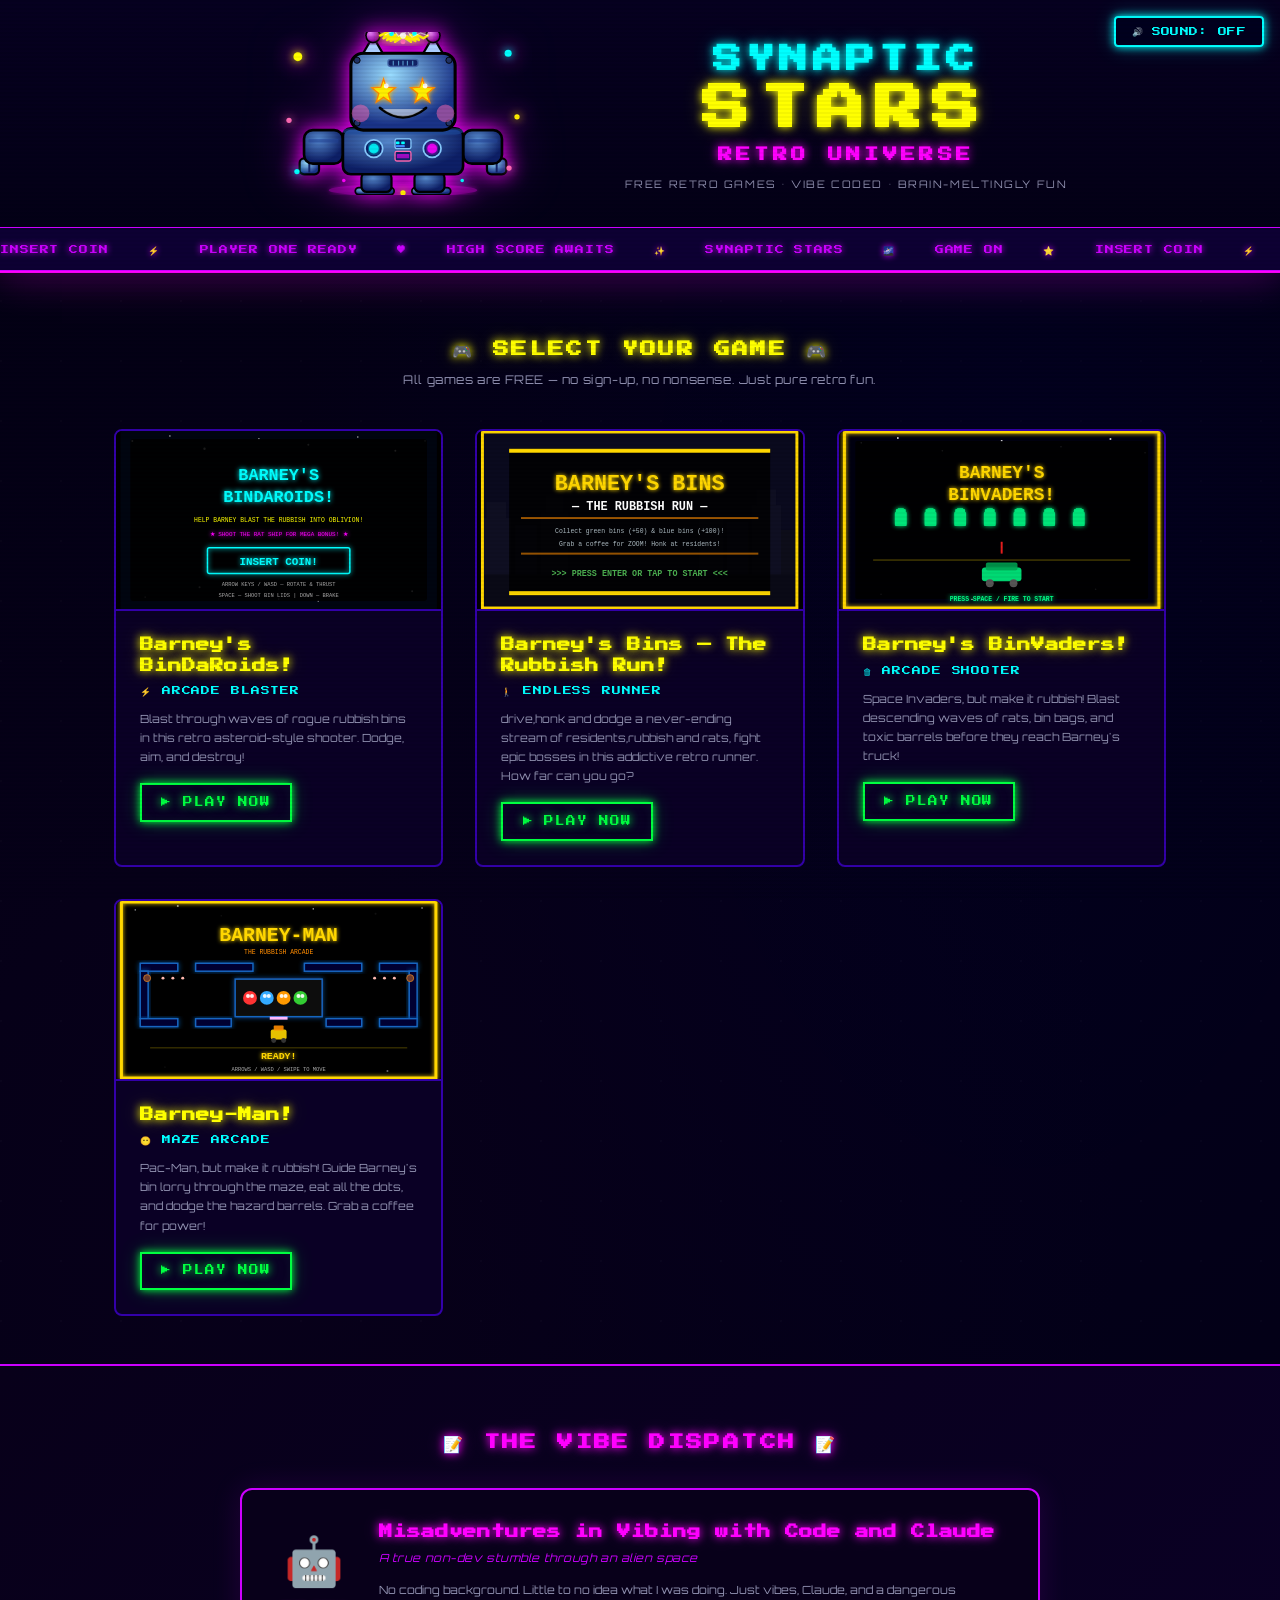
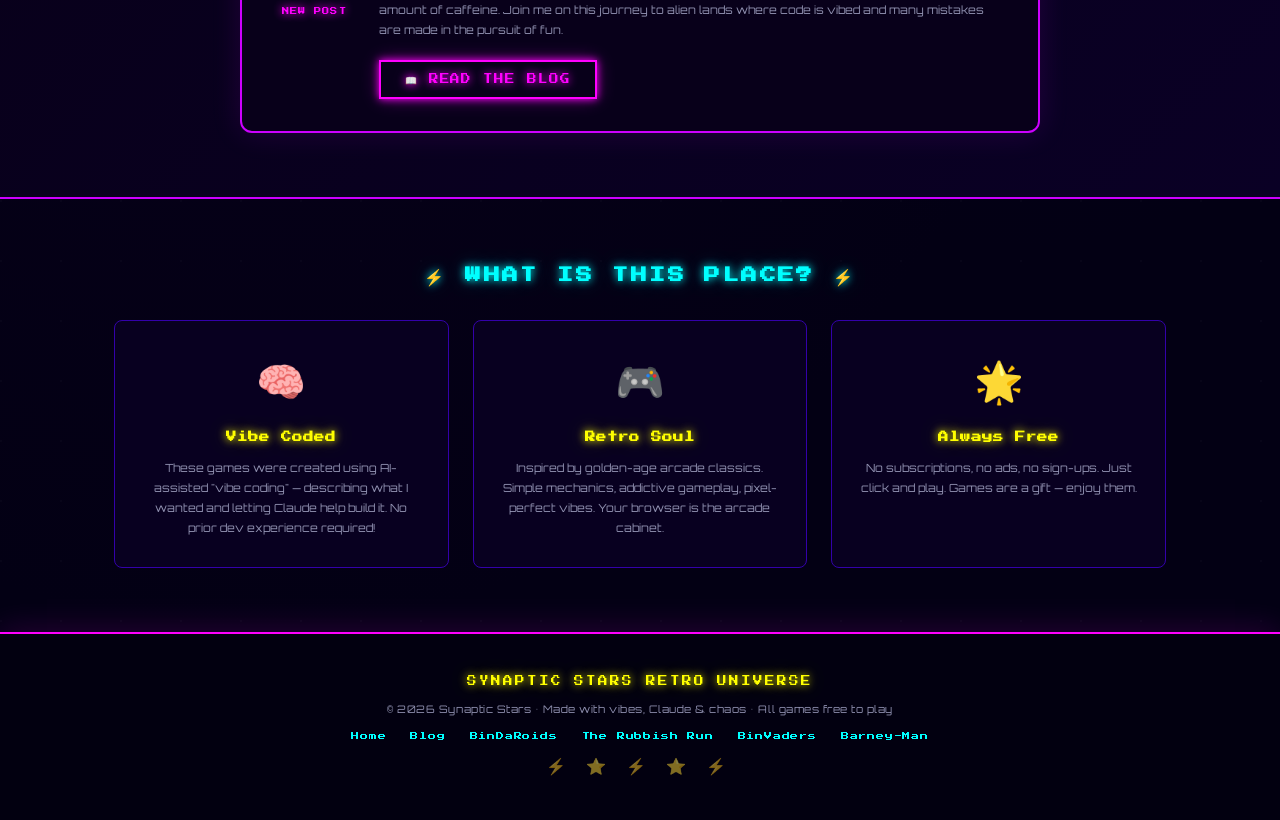
<file: docs/index.html>
<!DOCTYPE html>
<html lang="en">

<head>
  <meta charset="UTF-8" />
  <meta name="viewport" content="width=device-width, initial-scale=1.0" />
  <meta name="description"
    content="Synaptic Stars Retro Universe - Free retro games made with Vibe coding. Play Barney's BinDaRoids, Barney's Bins: The Rubbish Run, Barney's BinVaders, and Barney-Man!" />
  <title>Synaptic Stars Retro Universe</title>
  <link rel="stylesheet" href="css/style.css" />
  <link rel="preconnect" href="https://fonts.googleapis.com" />
  <link href="https://fonts.googleapis.com/css2?family=Press+Start+2P&family=Orbitron:wght@400;700;900&display=swap"
    rel="stylesheet" />
</head>

<body>

  <!-- Skip to content for accessibility -->
  <a href="#main-content" class="skip-link">Skip to main content</a>

  <!-- Sound toggle -->
  <div class="sound-control" role="region" aria-label="Sound controls">
    <button id="sound-toggle" class="sound-btn" aria-pressed="false" aria-label="Toggle site sounds on or off">
      <span class="sound-icon" aria-hidden="true">&#128266;</span>
      <span class="sound-label">SOUND: OFF</span>
    </button>
  </div>

  <!-- HEADER / LOGO -->
  <header class="site-header" role="banner">
    <div class="logo-container">
      <div class="logo-art"
        aria-label="Synaptic Stars logo: a friendly retro robot with glowing star eyes and purple-tipped cone antennae crackling with electric energy">
        <!-- SVG Retro Robot Logo -->
        <svg class="logo-svg" viewBox="0 0 430 185" xmlns="http://www.w3.org/2000/svg" role="img"
          aria-label="Friendly retro robot mascot with glowing star eyes, cone antennae topped with purple balls and a fizzing lightning bolt between them">
          <defs>
            <filter id="neon-glow">
              <feGaussianBlur stdDeviation="3" result="coloredBlur" />
              <feMerge>
                <feMergeNode in="coloredBlur" />
                <feMergeNode in="SourceGraphic" />
              </feMerge>
            </filter>
            <filter id="hot-glow">
              <feGaussianBlur stdDeviation="5" result="coloredBlur" />
              <feMerge>
                <feMergeNode in="coloredBlur" />
                <feMergeNode in="SourceGraphic" />
              </feMerge>
            </filter>
            <radialGradient id="robot-head-grad" cx="38%" cy="28%" r="65%">
              <stop offset="0%" stop-color="#99ddff" />
              <stop offset="100%" stop-color="#1a3388" />
            </radialGradient>
            <radialGradient id="robot-body-grad" cx="38%" cy="28%" r="65%">
              <stop offset="0%" stop-color="#5588cc" />
              <stop offset="100%" stop-color="#0d1f66" />
            </radialGradient>
            <radialGradient id="antenna-ball-grad" cx="32%" cy="28%" r="65%">
              <stop offset="0%" stop-color="#ee88ff" />
              <stop offset="100%" stop-color="#880099" />
            </radialGradient>
          </defs>

          <!-- ══════════════════════════════ -->
          <!-- RETRO ROBOT MASCOT             -->
          <!-- ══════════════════════════════ -->

          <!-- Afterglow shadow under robot -->
          <ellipse cx="215" cy="179" rx="84" ry="7" fill="#ff00ff" opacity="0.35" filter="url(#neon-glow)" />

          <!-- ── FEET (drawn first, behind legs) ── -->
          <!-- Left foot -->
          <rect x="161" y="176" width="44" height="8" rx="4" fill="url(#robot-head-grad)" stroke="#000"
            stroke-width="2" />
          <!-- Right foot -->
          <rect x="225" y="176" width="44" height="8" rx="4" fill="url(#robot-head-grad)" stroke="#000"
            stroke-width="2" />

          <!-- ── LEGS ── -->
          <!-- Left leg -->
          <rect x="168" y="159" width="34" height="22" rx="6" fill="url(#robot-body-grad)" stroke="#000"
            stroke-width="2.5" />
          <!-- Right leg -->
          <rect x="228" y="159" width="34" height="22" rx="6" fill="url(#robot-body-grad)" stroke="#000"
            stroke-width="2.5" />

          <!-- ── ARM CLAMPS / HANDS (behind arms) ── -->
          <!-- Left clamp -->
          <rect x="98" y="143" width="22" height="18" rx="5" fill="url(#robot-head-grad)" stroke="#000"
            stroke-width="2.5" />
          <line x1="109" y1="145" x2="109" y2="159" stroke="#112266" stroke-width="2.2" />
          <!-- Right clamp -->
          <rect x="310" y="143" width="22" height="18" rx="5" fill="url(#robot-head-grad)" stroke="#000"
            stroke-width="2.5" />
          <line x1="321" y1="145" x2="321" y2="159" stroke="#112266" stroke-width="2.2" />

          <!-- ── ARMS ── -->
          <!-- Left arm -->
          <rect x="103" y="111" width="44" height="38" rx="10" fill="url(#robot-body-grad)" stroke="#000"
            stroke-width="3" />
          <rect x="108" y="121" width="34" height="4" rx="1" fill="#224499" opacity="0.55" />
          <!-- Right arm -->
          <rect x="283" y="111" width="44" height="38" rx="10" fill="url(#robot-body-grad)" stroke="#000"
            stroke-width="3" />
          <rect x="288" y="121" width="34" height="4" rx="1" fill="#224499" opacity="0.55" />

          <!-- ── BODY ── -->
          <rect x="147" y="109" width="136" height="52" rx="9" fill="url(#robot-body-grad)" stroke="#000"
            stroke-width="3" />
          <!-- Body top accent stripe -->
          <rect x="147" y="109" width="136" height="7" rx="9" fill="#2255aa" opacity="0.55" />
          <!-- Left dial -->
          <circle cx="182" cy="132" r="10" fill="#0d1f66" stroke="#88ccff" stroke-width="2" />
          <circle cx="182" cy="132" r="5.5" fill="#00ffff" opacity="0.9" filter="url(#neon-glow)" />
          <!-- Centre mini control panel -->
          <rect x="206" y="121" width="18" height="11" rx="2" fill="#0d1f66" stroke="#88ccff" stroke-width="1.5" />
          <rect x="207" y="124" width="4" height="3" rx="0.5" fill="#00ffff" />
          <rect x="213" y="124" width="4" height="3" rx="0.5" fill="#00ffff" />
          <rect x="207" y="128" width="10" height="2.5" rx="0.5" fill="#4488ff" />
          <rect x="206" y="135" width="18" height="11" rx="2" fill="#0d1f66" stroke="#ff69b4" stroke-width="1.5" />
          <rect x="208" y="138" width="14" height="5" rx="1" fill="#ff00ff" opacity="0.6" />
          <!-- Right dial -->
          <circle cx="248" cy="132" r="10" fill="#0d1f66" stroke="#88ccff" stroke-width="2" />
          <circle cx="248" cy="132" r="5.5" fill="#ff00ff" opacity="0.9" filter="url(#neon-glow)" />

          <!-- ── HEAD ── -->
          <rect x="156" y="24" width="118" height="87" rx="14" fill="url(#robot-head-grad)" stroke="#000"
            stroke-width="3.5" />
          <!-- Forehead vent panel -->
          <rect x="198" y="31" width="34" height="8" rx="3" fill="#112266" stroke="#4466aa" stroke-width="1.5" />
          <line x1="204" y1="32.5" x2="204" y2="38" stroke="#5599cc" stroke-width="1.3" />
          <line x1="210" y1="32.5" x2="210" y2="38" stroke="#5599cc" stroke-width="1.3" />
          <line x1="215" y1="32.5" x2="215" y2="38" stroke="#5599cc" stroke-width="1.3" />
          <line x1="220" y1="32.5" x2="220" y2="38" stroke="#5599cc" stroke-width="1.3" />
          <line x1="226" y1="32.5" x2="226" y2="38" stroke="#5599cc" stroke-width="1.3" />
          <!-- Corner rivets -->
          <circle cx="163" cy="32" r="3.5" fill="#223366" stroke="#000" stroke-width="1" />
          <circle cx="267" cy="32" r="3.5" fill="#223366" stroke="#000" stroke-width="1" />
          <circle cx="163" cy="103" r="3.5" fill="#223366" stroke="#000" stroke-width="1" />
          <circle cx="267" cy="103" r="3.5" fill="#223366" stroke="#000" stroke-width="1" />

          <!-- ── STAR EYES ── -->
          <g filter="url(#neon-glow)">
            <!-- Left star eye centred at (193, 67) R=14 r=5.5 -->
            <polygon
              points="193,53 196.1,62.5 206.3,63.1 198.4,69.5 201.3,79.5 193,74 184.7,79.5 187.6,69.5 179.7,63.1 189.9,62.5"
              fill="#ffee00" stroke="#ff8800" stroke-width="1.5" />
            <circle cx="196" cy="61" r="2.8" fill="white" opacity="0.9" />
            <!-- Right star eye centred at (237, 67) -->
            <polygon
              points="237,53 240.1,62.5 250.3,63.1 242.4,69.5 245.3,79.5 237,74 228.7,79.5 231.6,69.5 223.7,63.1 233.9,62.5"
              fill="#ffee00" stroke="#ff8800" stroke-width="1.5" />
            <circle cx="240" cy="61" r="2.8" fill="white" opacity="0.9" />
          </g>

          <!-- Rosy cheeks -->
          <circle cx="167" cy="92" r="10" fill="#ff69b4" opacity="0.5" />
          <circle cx="263" cy="92" r="10" fill="#ff69b4" opacity="0.5" />

          <!-- Big friendly smile -->
          <path d="M 189,86 Q 215,107 241,86" fill="none" stroke="#000" stroke-width="3.2" stroke-linecap="round" />
          <!-- Smile highlight -->
          <path d="M 192,87 Q 215,104 238,87" fill="white" stroke="none" opacity="0.5" />

          <!-- ── LEFT ANTENNA (cone shape + purple ball) ── -->
          <!-- Cone: wide at head, narrows to ball -->
          <polygon points="170,24 192,24 181,5" fill="#aaccff" stroke="#000" stroke-width="2.5" />
          <!-- Purple ball on tip -->
          <circle cx="181" cy="4" r="8" fill="url(#antenna-ball-grad)" stroke="#000" stroke-width="2"
            filter="url(#neon-glow)" />

          <!-- ── RIGHT ANTENNA (cone shape + purple ball) ── -->
          <polygon points="238,24 260,24 249,5" fill="#aaccff" stroke="#000" stroke-width="2.5" />
          <!-- Purple ball on tip -->
          <circle cx="249" cy="4" r="8" fill="url(#antenna-ball-grad)" stroke="#000" stroke-width="2"
            filter="url(#neon-glow)" />

          <!-- ── FIZZING LIGHTNING BOLT between antenna balls ── -->
          <g filter="url(#hot-glow)">
            <!-- Zigzag electric arc -->
            <polyline
              points="189,4 198,0 193,7 202,2 197,9 207,3 201,10 211,5 206,11 215,5 224,11 219,5 229,10 223,3 233,9 228,2 238,7 243,4"
              fill="none" stroke="#ffee00" stroke-width="2.8" stroke-linecap="round" stroke-linejoin="round" />
            <!-- Fizz sparks along the bolt -->
            <circle cx="202" cy="2" r="2.8" fill="#00ffff" />
            <circle cx="215" cy="11" r="2.8" fill="#ff69b4" />
            <circle cx="228" cy="2" r="2.8" fill="#00ffff" />
            <circle cx="215" cy="4" r="3.5" fill="#ffffff" opacity="0.85" />
            <!-- Extra arc flash above -->
            <polyline points="195,3 205,-2 210,5 220,-1 225,6 235,1 243,4" fill="none" stroke="#ffffff"
              stroke-width="1.2" stroke-linecap="round" stroke-linejoin="round" opacity="0.6" />
          </g>

          <!-- ── SPARKLES around robot ── -->
          <g filter="url(#hot-glow)">
            <circle cx="96" cy="28" r="5" fill="#ffff00" />
            <circle cx="334" cy="24" r="4" fill="#00ffff" />
            <circle cx="86" cy="100" r="3" fill="#ff69b4" />
            <circle cx="344" cy="96" r="3" fill="#ffee00" />
            <circle cx="95" cy="158" r="3" fill="#00ffff" />
            <circle cx="335" cy="154" r="3" fill="#ff69b4" />
            <circle cx="215" cy="182" r="3" fill="#ffee00" />
            <circle cx="148" cy="168" r="2" fill="#ff00ff" />
            <circle cx="282" cy="168" r="2" fill="#00ffff" />
          </g>
        </svg>
      </div>

      <div class="logo-text">
        <h1 class="site-title">
          <span class="title-synaptic">SYNAPTIC</span>
          <span class="title-stars">STARS</span>
          <span class="title-universe">RETRO UNIVERSE</span>
        </h1>
        <p class="site-tagline">Free Retro Games &bull; Vibe Coded &bull; Brain-Meltingly Fun</p>
      </div>
    </div>

    <!-- Scrolling marquee for atmosphere -->
    <div class="marquee-strip" aria-hidden="true">
      <div class="marquee-inner">
        INSERT COIN &nbsp;&nbsp; &#9889; &nbsp;&nbsp; PLAYER ONE READY &nbsp;&nbsp; &#9829; &nbsp;&nbsp; HIGH SCORE
        AWAITS &nbsp;&nbsp; &#10024; &nbsp;&nbsp; SYNAPTIC STARS &nbsp;&nbsp; &#127756; &nbsp;&nbsp; GAME ON
        &nbsp;&nbsp; &#11088; &nbsp;&nbsp; INSERT COIN &nbsp;&nbsp; &#9889; &nbsp;&nbsp; PLAYER ONE READY &nbsp;&nbsp;
        &#9829; &nbsp;&nbsp; HIGH SCORE AWAITS &nbsp;&nbsp; &#10024; &nbsp;&nbsp; SYNAPTIC STARS &nbsp;&nbsp; &#127756;
        &nbsp;&nbsp; GAME ON &nbsp;&nbsp; &#11088;
      </div>
    </div>
  </header>

  <!-- MAIN CONTENT -->
  <main id="main-content">

    <!-- GAMES SECTION -->
    <section class="games-section" aria-labelledby="games-heading">
      <h2 id="games-heading" class="section-heading">
        <span aria-hidden="true">&#127918;</span> SELECT YOUR GAME <span aria-hidden="true">&#127918;</span>
      </h2>
      <p class="section-subtitle">All games are FREE &mdash; no sign-up, no nonsense. Just pure retro fun.</p>

      <div class="games-grid" role="list">

        <!-- Game Tile 1: BinDaRoids -->
        <article class="game-tile" role="listitem">
          <a href="https://synapticstar101.github.io/Barneys-BinDaRoids/" target="_blank" rel="noopener noreferrer"
            class="game-tile-link"
            aria-label="Play Barney's BinDaRoids - an asteroids-style retro blaster (opens in new tab)">
            <div class="game-tile-inner">
              <div class="game-screen-preview" aria-hidden="true">
                <svg viewBox="0 0 320 180" xmlns="http://www.w3.org/2000/svg"
                  style="width:100%;height:100%;display:block">
                  <defs>
                    <filter id="bd-cyan-glow" x="-30%" y="-30%" width="160%" height="160%">
                      <feGaussianBlur stdDeviation="2.5" result="b" />
                      <feMerge>
                        <feMergeNode in="b" />
                        <feMergeNode in="SourceGraphic" />
                      </feMerge>
                    </filter>
                    <filter id="bd-magenta-glow" x="-30%" y="-30%" width="160%" height="160%">
                      <feGaussianBlur stdDeviation="2" result="b" />
                      <feMerge>
                        <feMergeNode in="b" />
                        <feMergeNode in="SourceGraphic" />
                      </feMerge>
                    </filter>
                  </defs>
                  <!-- Space background -->
                  <rect width="320" height="180" fill="#000510" />
                  <!-- Stars -->
                  <circle cx="12" cy="10" r="1" fill="white" opacity="0.8" />
                  <circle cx="50" cy="5" r="0.8" fill="white" opacity="0.7" />
                  <circle cx="85" cy="18" r="1.2" fill="white" opacity="0.9" />
                  <circle cx="140" cy="8" r="0.8" fill="white" opacity="0.6" />
                  <circle cx="190" cy="14" r="1" fill="white" opacity="0.8" />
                  <circle cx="240" cy="6" r="0.8" fill="white" opacity="0.7" />
                  <circle cx="278" cy="20" r="1" fill="white" opacity="0.9" />
                  <circle cx="308" cy="10" r="0.8" fill="white" opacity="0.6" />
                  <circle cx="25" cy="168" r="0.8" fill="white" opacity="0.5" />
                  <circle cx="80" cy="158" r="1" fill="white" opacity="0.7" />
                  <circle cx="200" cy="172" r="0.8" fill="white" opacity="0.6" />
                  <circle cx="295" cy="162" r="1" fill="white" opacity="0.8" />
                  <circle cx="160" cy="170" r="0.8" fill="white" opacity="0.5" />
                  <!-- Menu dark overlay -->
                  <rect x="10" y="8" width="300" height="164" fill="rgba(0,0,0,0.88)" rx="3" />
                  <!-- Title line 1 -->
                  <text x="160" y="50" text-anchor="middle" font-family="'Courier New',monospace" font-size="17"
                    font-weight="bold" fill="#00ffff" filter="url(#bd-cyan-glow)">BARNEY'S</text>
                  <!-- Title line 2 -->
                  <text x="160" y="72" text-anchor="middle" font-family="'Courier New',monospace" font-size="17"
                    font-weight="bold" fill="#00ffff" filter="url(#bd-cyan-glow)">BINDAROIDS!</text>
                  <!-- Yellow subtitle -->
                  <text x="160" y="92" text-anchor="middle" font-family="'Courier New',monospace" font-size="6.5"
                    fill="#ffff00">HELP BARNEY BLAST THE RUBBISH INTO OBLIVION!</text>
                  <!-- Magenta bonus line -->
                  <text x="160" y="106" text-anchor="middle" font-family="'Courier New',monospace" font-size="6"
                    fill="#ff00ff" filter="url(#bd-magenta-glow)">&#9733; SHOOT THE RAT SHIP FOR MEGA BONUS!
                    &#9733;</text>
                  <!-- INSERT COIN button -->
                  <rect x="88" y="118" width="144" height="26" fill="none" stroke="#00ffff" stroke-width="1.5" rx="2"
                    filter="url(#bd-cyan-glow)" />
                  <text x="160" y="136" text-anchor="middle" font-family="'Courier New',monospace" font-size="11"
                    font-weight="bold" fill="#00ffff" filter="url(#bd-cyan-glow)">INSERT COIN!</text>
                  <!-- Controls hint -->
                  <text x="160" y="157" text-anchor="middle" font-family="'Courier New',monospace" font-size="5.5"
                    fill="#aaaaaa">ARROW KEYS / WASD &#8212; ROTATE &amp; THRUST</text>
                  <text x="160" y="168" text-anchor="middle" font-family="'Courier New',monospace" font-size="5.5"
                    fill="#aaaaaa">SPACE &#8212; SHOOT BIN LIDS | DOWN &#8212; BRAKE</text>
                </svg>
              </div>
              <div class="game-info">
                <h3 class="game-title">Barney's BinDaRoids!</h3>
                <p class="game-genre">&#9889; ARCADE BLASTER</p>
                <p class="game-desc">Blast through waves of rogue rubbish bins in this retro asteroid-style shooter.
                  Dodge, aim, and destroy!</p>
                <span class="play-btn" aria-hidden="true">&#9654; PLAY NOW</span>
              </div>
            </div>
          </a>
        </article>

        <!-- Game Tile 2: The Rubbish Run -->
        <article class="game-tile" role="listitem">
          <a href="https://synapticstar101.github.io/Barneys-bins/" target="_blank" rel="noopener noreferrer"
            class="game-tile-link" aria-label="Play Barney's Bins: The Rubbish Run - a retro runner (opens in new tab)">
            <div class="game-tile-inner">
              <div class="game-screen-preview" aria-hidden="true">
                <svg viewBox="0 0 320 180" xmlns="http://www.w3.org/2000/svg"
                  style="width:100%;height:100%;display:block">
                  <defs>
                    <filter id="rr-gold-glow" x="-20%" y="-20%" width="140%" height="140%">
                      <feGaussianBlur stdDeviation="2" result="b" />
                      <feMerge>
                        <feMergeNode in="b" />
                        <feMergeNode in="SourceGraphic" />
                      </feMerge>
                    </filter>
                  </defs>
                  <!-- Dark navy background -->
                  <rect width="320" height="180" fill="#0d0d1a" />
                  <!-- Sky -->
                  <rect width="320" height="100" fill="#0a0a1e" />
                  <!-- Building silhouettes (parallax background) -->
                  <rect x="0" y="88" width="30" height="92" fill="#0f0f22" />
                  <rect x="5" y="72" width="20" height="16" fill="#0f0f22" />
                  <rect x="34" y="95" width="22" height="85" fill="#111125" />
                  <rect x="60" y="82" width="28" height="98" fill="#0f0f22" />
                  <rect x="65" y="66" width="18" height="16" fill="#0f0f22" />
                  <rect x="220" y="88" width="25" height="92" fill="#0f0f22" />
                  <rect x="248" y="92" width="22" height="88" fill="#111125" />
                  <rect x="273" y="75" width="30" height="105" fill="#0f0f22" />
                  <rect x="278" y="59" width="20" height="16" fill="#0f0f22" />
                  <!-- Street -->
                  <rect x="0" y="145" width="320" height="35" fill="#0a0a16" />
                  <!-- Gold canvas border (as in the real game) -->
                  <rect x="1" y="1" width="318" height="178" fill="none" stroke="#FFD700" stroke-width="3" />
                  <!-- Menu overlay panel -->
                  <rect x="28" y="18" width="264" height="148" fill="rgba(0,0,0,0.82)" rx="2" />
                  <!-- Gold top bar -->
                  <rect x="28" y="18" width="264" height="4" fill="#FFD700" />
                  <!-- Gold bottom bar -->
                  <rect x="28" y="162" width="264" height="4" fill="#FFD700" />
                  <!-- Title -->
                  <text x="160" y="60" text-anchor="middle" font-family="'Courier New',monospace" font-size="22"
                    font-weight="bold" fill="#FFD700" filter="url(#rr-gold-glow)">BARNEY'S BINS</text>
                  <!-- Subtitle -->
                  <text x="160" y="80" text-anchor="middle" font-family="'Courier New',monospace" font-size="12"
                    font-weight="bold" fill="#ffffff">&#8212; THE RUBBISH RUN &#8212;</text>
                  <!-- Orange divider -->
                  <rect x="40" y="87" width="240" height="2" fill="#FF8C00" opacity="0.6" />
                  <!-- Instructions -->
                  <text x="160" y="103" text-anchor="middle" font-family="'Courier New',monospace" font-size="6.5"
                    fill="#B0BEC5">Collect green bins (+50) &amp; blue bins (+100)!</text>
                  <text x="160" y="116" text-anchor="middle" font-family="'Courier New',monospace" font-size="6.5"
                    fill="#B0BEC5">Grab a coffee for ZOOM! Honk at residents!</text>
                  <!-- Orange divider -->
                  <rect x="40" y="123" width="240" height="2" fill="#FF8C00" opacity="0.6" />
                  <!-- Start prompt -->
                  <text x="160" y="147" text-anchor="middle" font-family="'Courier New',monospace" font-size="8.5"
                    font-weight="bold" fill="#4CAF50">&gt;&gt;&gt; PRESS ENTER OR TAP TO START &lt;&lt;&lt;</text>
                </svg>
              </div>
              <div class="game-info">
                <h3 class="game-title">Barney's Bins &mdash; The Rubbish Run!</h3>
                <p class="game-genre">&#128694; ENDLESS RUNNER</p>
                <p class="game-desc">drive,honk and dodge a never-ending stream of residents,rubbish and rats, fight
                  epic bosses in this addictive retro runner. How far can you go?</p>
                <span class="play-btn" aria-hidden="true">&#9654; PLAY NOW</span>
              </div>
            </div>
          </a>
        </article>


        <!-- Game Tile 3: BinVaders -->
        <article class="game-tile" role="listitem">
          <a href="https://synapticstar101.github.io/Barney-s-BinVaders/" target="_blank" rel="noopener noreferrer"
            class="game-tile-link"
            aria-label="Play Barney's BinVaders - a retro space-invaders-style arcade shooter (opens in new tab)">
            <div class="game-tile-inner">
              <div class="game-screen-preview" aria-hidden="true">
                <svg viewBox="0 0 320 180" xmlns="http://www.w3.org/2000/svg"
                  style="width:100%;height:100%;display:block">
                  <defs>
                    <filter id="bv-gold-glow" x="-20%" y="-20%" width="140%" height="140%">
                      <feGaussianBlur stdDeviation="2" result="b" />
                      <feMerge>
                        <feMergeNode in="b" />
                        <feMergeNode in="SourceGraphic" />
                      </feMerge>
                    </filter>
                    <filter id="bv-green-glow" x="-30%" y="-30%" width="160%" height="160%">
                      <feGaussianBlur stdDeviation="2.5" result="b" />
                      <feMerge>
                        <feMergeNode in="b" />
                        <feMergeNode in="SourceGraphic" />
                      </feMerge>
                    </filter>
                  </defs>
                  <!-- Dark starfield background -->
                  <rect width="320" height="180" fill="#000010" />
                  <!-- Stars -->
                  <circle cx="18" cy="12" r="0.8" fill="white" opacity="0.7" />
                  <circle cx="55" cy="7" r="1" fill="white" opacity="0.8" />
                  <circle cx="100" cy="20" r="0.8" fill="white" opacity="0.6" />
                  <circle cx="160" cy="10" r="1" fill="white" opacity="0.9" />
                  <circle cx="220" cy="16" r="0.8" fill="white" opacity="0.7" />
                  <circle cx="270" cy="8" r="1" fill="white" opacity="0.8" />
                  <circle cx="305" cy="22" r="0.8" fill="white" opacity="0.6" />
                  <circle cx="38" cy="165" r="0.8" fill="white" opacity="0.5" />
                  <circle cx="130" cy="170" r="1" fill="white" opacity="0.7" />
                  <circle cx="255" cy="160" r="0.8" fill="white" opacity="0.6" />
                  <!-- Gold border (matching the real game) -->
                  <rect x="1" y="1" width="318" height="178" fill="none" stroke="#FFD700" stroke-width="3"
                    filter="url(#bv-gold-glow)" />
                  <!-- Menu overlay panel -->
                  <rect x="12" y="10" width="296" height="160" fill="rgba(0,0,0,0.85)" rx="2" />
                  <!-- Title -->
                  <text x="160" y="48" text-anchor="middle" font-family="'Courier New',monospace" font-size="18"
                    font-weight="bold" fill="#FFD700" filter="url(#bv-gold-glow)">BARNEY'S</text>
                  <text x="160" y="70" text-anchor="middle" font-family="'Courier New',monospace" font-size="18"
                    font-weight="bold" fill="#FFD700" filter="url(#bv-gold-glow)">BINVADERS!</text>
                  <!-- Enemy row - bins / trash creatures -->
                  <!-- Row of invader icons (simplified pixel art) -->
                  <g fill="#00ff88" filter="url(#bv-green-glow)" opacity="0.9">
                    <!-- Invader 1 (wheelie bin shape) -->
                    <rect x="52" y="82" width="12" height="14" rx="1" />
                    <rect x="53" y="79" width="10" height="4" rx="1" />
                    <rect x="55" y="78" width="6" height="2" />
                    <!-- Invader 2 -->
                    <rect x="82" y="82" width="12" height="14" rx="1" />
                    <rect x="83" y="79" width="10" height="4" rx="1" />
                    <rect x="85" y="78" width="6" height="2" />
                    <!-- Invader 3 -->
                    <rect x="112" y="82" width="12" height="14" rx="1" />
                    <rect x="113" y="79" width="10" height="4" rx="1" />
                    <rect x="115" y="78" width="6" height="2" />
                    <!-- Invader 4 -->
                    <rect x="142" y="82" width="12" height="14" rx="1" />
                    <rect x="143" y="79" width="10" height="4" rx="1" />
                    <rect x="145" y="78" width="6" height="2" />
                    <!-- Invader 5 -->
                    <rect x="172" y="82" width="12" height="14" rx="1" />
                    <rect x="173" y="79" width="10" height="4" rx="1" />
                    <rect x="175" y="78" width="6" height="2" />
                    <!-- Invader 6 -->
                    <rect x="202" y="82" width="12" height="14" rx="1" />
                    <rect x="203" y="79" width="10" height="4" rx="1" />
                    <rect x="205" y="78" width="6" height="2" />
                    <!-- Invader 7 -->
                    <rect x="232" y="82" width="12" height="14" rx="1" />
                    <rect x="233" y="79" width="10" height="4" rx="1" />
                    <rect x="235" y="78" width="6" height="2" />
                  </g>
                  <!-- Missile shot upward -->
                  <rect x="159" y="112" width="2" height="12" fill="#ff2222" opacity="0.9" />
                  <!-- Divider line -->
                  <rect x="30" y="130" width="260" height="1" fill="#FFD700" opacity="0.4" />
                  <!-- Player truck (simplified) -->
                  <rect x="140" y="138" width="40" height="14" rx="3" fill="#00ff88" opacity="0.85" />
                  <rect x="144" y="133" width="32" height="8" rx="2" fill="#00aa55" opacity="0.85" />
                  <circle cx="148" cy="154" r="4" fill="#555" />
                  <circle cx="172" cy="154" r="4" fill="#555" />
                  <!-- Start prompt -->
                  <text x="160" y="172" text-anchor="middle" font-family="'Courier New',monospace" font-size="6.5"
                    font-weight="bold" fill="#00ff88" filter="url(#bv-green-glow)">PRESS SPACE / FIRE TO START</text>
                </svg>
              </div>
              <div class="game-info">
                <h3 class="game-title">Barney's BinVaders!</h3>
                <p class="game-genre">&#128465; ARCADE SHOOTER</p>
                <p class="game-desc">Space Invaders, but make it rubbish! Blast descending waves of rats, bin bags, and
                  toxic barrels before they reach Barney's truck!</p>
                <span class="play-btn" aria-hidden="true">&#9654; PLAY NOW</span>
              </div>
            </div>
          </a>
        </article>

        <!-- Game Tile 4: Barney-Man -->
        <article class="game-tile" role="listitem">
          <a href="https://synapticstar101.github.io/Bin-Man/" target="_blank" rel="noopener noreferrer"
            class="game-tile-link"
            aria-label="Play Barney-Man - a retro Pac-Man-style maze arcade game (opens in new tab)">
            <div class="game-tile-inner">
              <div class="game-screen-preview" aria-hidden="true">
                <svg viewBox="0 0 320 180" xmlns="http://www.w3.org/2000/svg"
                  style="width:100%;height:100%;display:block">
                  <defs>
                    <filter id="bm-gold-glow" x="-20%" y="-20%" width="140%" height="140%">
                      <feGaussianBlur stdDeviation="2" result="b" />
                      <feMerge>
                        <feMergeNode in="b" />
                        <feMergeNode in="SourceGraphic" />
                      </feMerge>
                    </filter>
                    <filter id="bm-blue-glow" x="-30%" y="-30%" width="160%" height="160%">
                      <feGaussianBlur stdDeviation="2.5" result="b" />
                      <feMerge>
                        <feMergeNode in="b" />
                        <feMergeNode in="SourceGraphic" />
                      </feMerge>
                    </filter>
                  </defs>
                  <!-- Black background -->
                  <rect width="320" height="180" fill="#000000" />
                  <!-- Sparse stars -->
                  <circle cx="15" cy="9" r="0.8" fill="white" opacity="0.5" />
                  <circle cx="58" cy="5" r="1" fill="white" opacity="0.6" />
                  <circle cx="102" cy="15" r="0.8" fill="white" opacity="0.5" />
                  <circle cx="195" cy="8" r="0.8" fill="white" opacity="0.6" />
                  <circle cx="258" cy="13" r="1" fill="white" opacity="0.5" />
                  <circle cx="305" cy="7" r="0.8" fill="white" opacity="0.7" />
                  <circle cx="45" cy="168" r="0.8" fill="white" opacity="0.4" />
                  <circle cx="270" cy="172" r="1" fill="white" opacity="0.4" />
                  <!-- Gold border -->
                  <rect x="1" y="1" width="318" height="178" fill="none" stroke="#FFD700" stroke-width="3"
                    filter="url(#bm-gold-glow)" />
                  <!-- Dark overlay panel -->
                  <rect x="12" y="10" width="296" height="160" fill="rgba(0,0,0,0.88)" rx="2" />
                  <!-- Title -->
                  <text x="160" y="40" text-anchor="middle" font-family="'Courier New',monospace" font-size="20"
                    font-weight="bold" fill="#FFD700" filter="url(#bm-gold-glow)">BARNEY-MAN</text>
                  <!-- Subtitle -->
                  <text x="160" y="54" text-anchor="middle" font-family="'Courier New',monospace" font-size="6.5"
                    fill="#FF8C00">THE RUBBISH ARCADE</text>
                  <!-- Maze walls - top strip with corridor gaps -->
                  <rect x="20" y="63" width="38" height="8" fill="#000033" stroke="#1565C0" stroke-width="1.5"
                    filter="url(#bm-blue-glow)" />
                  <rect x="76" y="63" width="58" height="8" fill="#000033" stroke="#1565C0" stroke-width="1.5"
                    filter="url(#bm-blue-glow)" />
                  <rect x="186" y="63" width="58" height="8" fill="#000033" stroke="#1565C0" stroke-width="1.5"
                    filter="url(#bm-blue-glow)" />
                  <rect x="262" y="63" width="38" height="8" fill="#000033" stroke="#1565C0" stroke-width="1.5"
                    filter="url(#bm-blue-glow)" />
                  <!-- Side walls -->
                  <rect x="20" y="71" width="8" height="48" fill="#000033" stroke="#1565C0" stroke-width="1.5"
                    filter="url(#bm-blue-glow)" />
                  <rect x="292" y="71" width="8" height="48" fill="#000033" stroke="#1565C0" stroke-width="1.5"
                    filter="url(#bm-blue-glow)" />
                  <!-- Ghost house -->
                  <rect x="116" y="79" width="88" height="38" fill="#111111" stroke="#1565C0" stroke-width="1.5"
                    filter="url(#bm-blue-glow)" />
                  <!-- Ghost house door (pink) -->
                  <rect x="151" y="117" width="18" height="3" fill="#FFB8FF" />
                  <!-- Bottom walls -->
                  <rect x="20" y="119" width="38" height="8" fill="#000033" stroke="#1565C0" stroke-width="1.5"
                    filter="url(#bm-blue-glow)" />
                  <rect x="76" y="119" width="36" height="8" fill="#000033" stroke="#1565C0" stroke-width="1.5"
                    filter="url(#bm-blue-glow)" />
                  <rect x="208" y="119" width="36" height="8" fill="#000033" stroke="#1565C0" stroke-width="1.5"
                    filter="url(#bm-blue-glow)" />
                  <rect x="262" y="119" width="38" height="8" fill="#000033" stroke="#1565C0" stroke-width="1.5"
                    filter="url(#bm-blue-glow)" />
                  <!-- Dots - left corridor -->
                  <circle cx="27" cy="78" r="3.5" fill="#6D3B2E" stroke="#C07028" stroke-width="1" />
                  <circle cx="43" cy="78" r="1.5" fill="#FFB8AE" />
                  <circle cx="53" cy="78" r="1.5" fill="#FFB8AE" />
                  <circle cx="63" cy="78" r="1.5" fill="#FFB8AE" />
                  <!-- Dots - right corridor -->
                  <circle cx="257" cy="78" r="1.5" fill="#FFB8AE" />
                  <circle cx="267" cy="78" r="1.5" fill="#FFB8AE" />
                  <circle cx="277" cy="78" r="1.5" fill="#FFB8AE" />
                  <circle cx="293" cy="78" r="3.5" fill="#6D3B2E" stroke="#C07028" stroke-width="1" />
                  <!-- Ghost barrels inside ghost house -->
                  <!-- Red barrel -->
                  <circle cx="131" cy="98" r="7" fill="#FF3333" />
                  <circle cx="129" cy="96" r="2" fill="white" opacity="0.9" />
                  <circle cx="133" cy="96" r="2" fill="white" opacity="0.9" />
                  <!-- Blue barrel -->
                  <circle cx="148" cy="98" r="7" fill="#33AAFF" />
                  <circle cx="146" cy="96" r="2" fill="white" opacity="0.9" />
                  <circle cx="150" cy="96" r="2" fill="white" opacity="0.9" />
                  <!-- Orange barrel -->
                  <circle cx="165" cy="98" r="7" fill="#FF9900" />
                  <circle cx="163" cy="96" r="2" fill="white" opacity="0.9" />
                  <circle cx="167" cy="96" r="2" fill="white" opacity="0.9" />
                  <!-- Green barrel -->
                  <circle cx="182" cy="98" r="7" fill="#33CC33" />
                  <circle cx="180" cy="96" r="2" fill="white" opacity="0.9" />
                  <circle cx="184" cy="96" r="2" fill="white" opacity="0.9" />
                  <!-- Barney bin lorry (top-down, below ghost house) -->
                  <rect x="152" y="130" width="16" height="10" rx="2" fill="#FFD700" opacity="0.9" />
                  <rect x="155" y="126" width="10" height="5" rx="1" fill="#FF8C00" opacity="0.9" />
                  <circle cx="155" cy="141" r="2.5" fill="#333" />
                  <circle cx="165" cy="141" r="2.5" fill="#333" />
                  <!-- Divider -->
                  <rect x="30" y="148" width="260" height="1" fill="#FFD700" opacity="0.3" />
                  <!-- READY! -->
                  <text x="160" y="160" text-anchor="middle" font-family="'Courier New',monospace" font-size="10"
                    font-weight="bold" fill="#FFD700" filter="url(#bm-gold-glow)">READY!</text>
                  <!-- Controls hint -->
                  <text x="160" y="172" text-anchor="middle" font-family="'Courier New',monospace" font-size="5.5"
                    fill="#aaaaaa">ARROWS / WASD / SWIPE TO MOVE</text>
                </svg>
              </div>
              <div class="game-info">
                <h3 class="game-title">Barney-Man!</h3>
                <p class="game-genre">&#128566; MAZE ARCADE</p>
                <p class="game-desc">Pac-Man, but make it rubbish! Guide Barney's bin lorry through the maze, eat all
                  the dots, and dodge the hazard barrels. Grab a coffee for power!</p>
                <span class="play-btn" aria-hidden="true">&#9654; PLAY NOW</span>
              </div>
            </div>
          </a>
        </article>

      </div>
    </section>

    <!-- BLOG LINK SECTION -->
    <section class="blog-section" aria-labelledby="blog-heading">
      <h2 id="blog-heading" class="section-heading">
        <span aria-hidden="true">&#128221;</span> THE VIBE DISPATCH <span aria-hidden="true">&#128221;</span>
      </h2>
      <div class="blog-promo">
        <div class="blog-promo-inner">
          <div class="blog-badge" aria-hidden="true">
            <span class="blog-icon">&#129302;</span>
            <span class="blog-badge-text">NEW POST</span>
          </div>
          <div class="blog-promo-text">
            <h3 class="blog-title-promo">Misadventures in Vibing with Code and Claude</h3>
            <p class="blog-subtitle-promo">A true non-dev stumble through an alien space</p>
            <p class="blog-desc-promo">No coding background. Little to no idea what I was doing. Just vibes, Claude, and
              a dangerous amount of caffeine. Join me on this journey to alien lands where code is vibed and many
              mistakes are made in the pursuit of fun.</p>
            <a href="blog/index.html" class="blog-link-btn"
              aria-label="Read the Misadventures in Vibing with Code and Claude blog">
              <span aria-hidden="true">&#128214;</span> READ THE BLOG
            </a>
          </div>
        </div>
      </div>
    </section>

    <!-- ABOUT SECTION -->
    <section class="about-section" aria-labelledby="about-heading">
      <h2 id="about-heading" class="section-heading">
        <span aria-hidden="true">&#9889;</span> WHAT IS THIS PLACE? <span aria-hidden="true">&#9889;</span>
      </h2>
      <div class="about-grid">
        <div class="about-card">
          <div class="about-icon" aria-hidden="true">&#129504;</div>
          <h3>Vibe Coded</h3>
          <p>These games were created using AI-assisted "vibe coding" &mdash; describing what I wanted and letting
            Claude help build it. No prior dev experience required!</p>
        </div>
        <div class="about-card">
          <div class="about-icon" aria-hidden="true">&#127918;</div>
          <h3>Retro Soul</h3>
          <p>Inspired by golden-age arcade classics. Simple mechanics, addictive gameplay, pixel-perfect vibes. Your
            browser is the arcade cabinet.</p>
        </div>
        <div class="about-card">
          <div class="about-icon" aria-hidden="true">&#127775;</div>
          <h3>Always Free</h3>
          <p>No subscriptions, no ads, no sign-ups. Just click and play. Games are a gift &mdash; enjoy them.</p>
        </div>
      </div>
    </section>

  </main>

  <!-- FOOTER -->
  <footer class="site-footer" role="contentinfo">
    <div class="footer-inner">
      <p class="footer-title">SYNAPTIC STARS RETRO UNIVERSE</p>
      <p class="footer-copy">&copy; 2026 Synaptic Stars &bull; Made with vibes, Claude &amp; chaos &bull; All games free
        to play</p>
      <nav class="footer-nav" aria-label="Footer navigation">
        <a href="index.html">Home</a>
        <a href="blog/index.html">Blog</a>
        <a href="https://synapticstar101.github.io/Barneys-BinDaRoids/" target="_blank"
          rel="noopener noreferrer">BinDaRoids</a>
        <a href="https://synapticstar101.github.io/Barneys-bins/" target="_blank" rel="noopener noreferrer">The Rubbish
          Run</a>
        <a href="https://synapticstar101.github.io/Barney-s-BinVaders/" target="_blank"
          rel="noopener noreferrer">BinVaders</a>
        <a href="https://synapticstar101.github.io/Bin-Man/" target="_blank"
          rel="noopener noreferrer">Barney-Man</a>
      </nav>
      <p class="footer-credits" aria-hidden="true">&#9889; &#11088; &#9889; &#11088; &#9889;</p>
    </div>
  </footer>

  <script src="js/sounds.js"></script>
  <script src="js/main.js"></script>
</body>

</html>
</file>
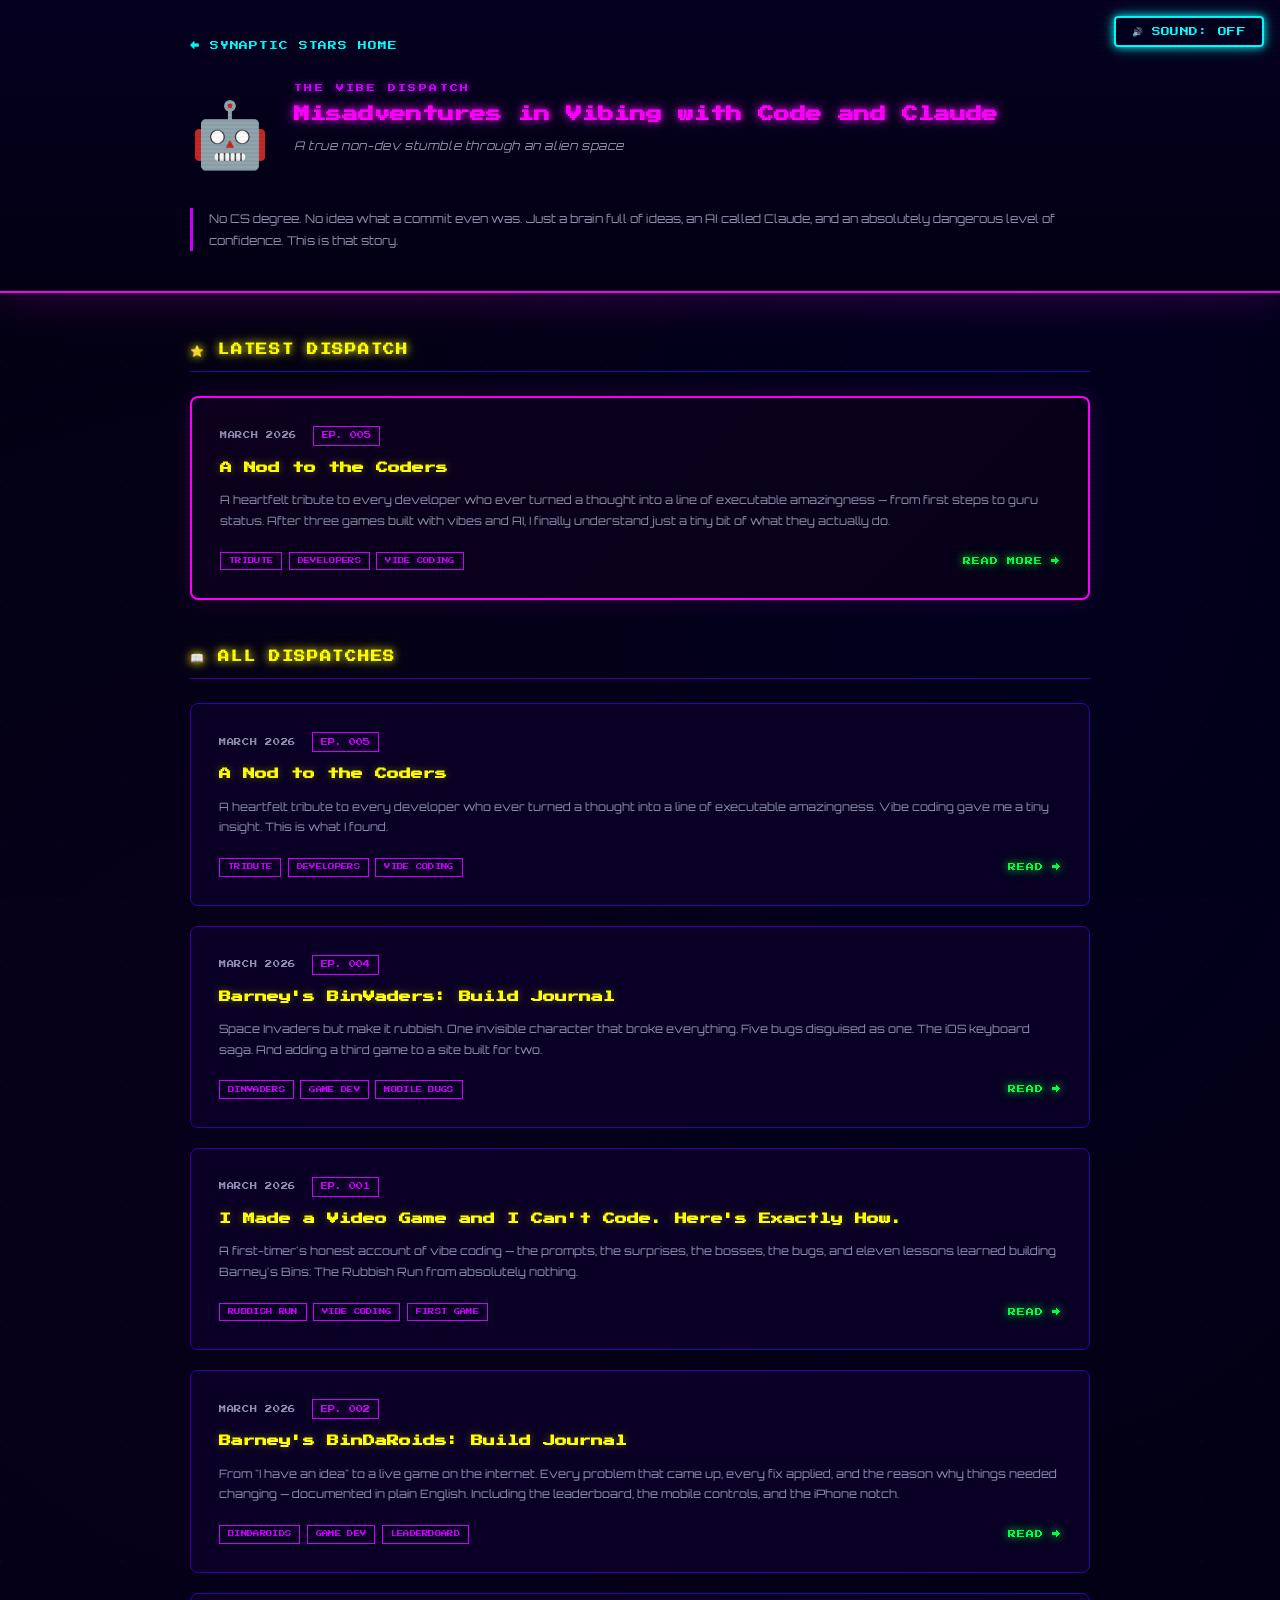
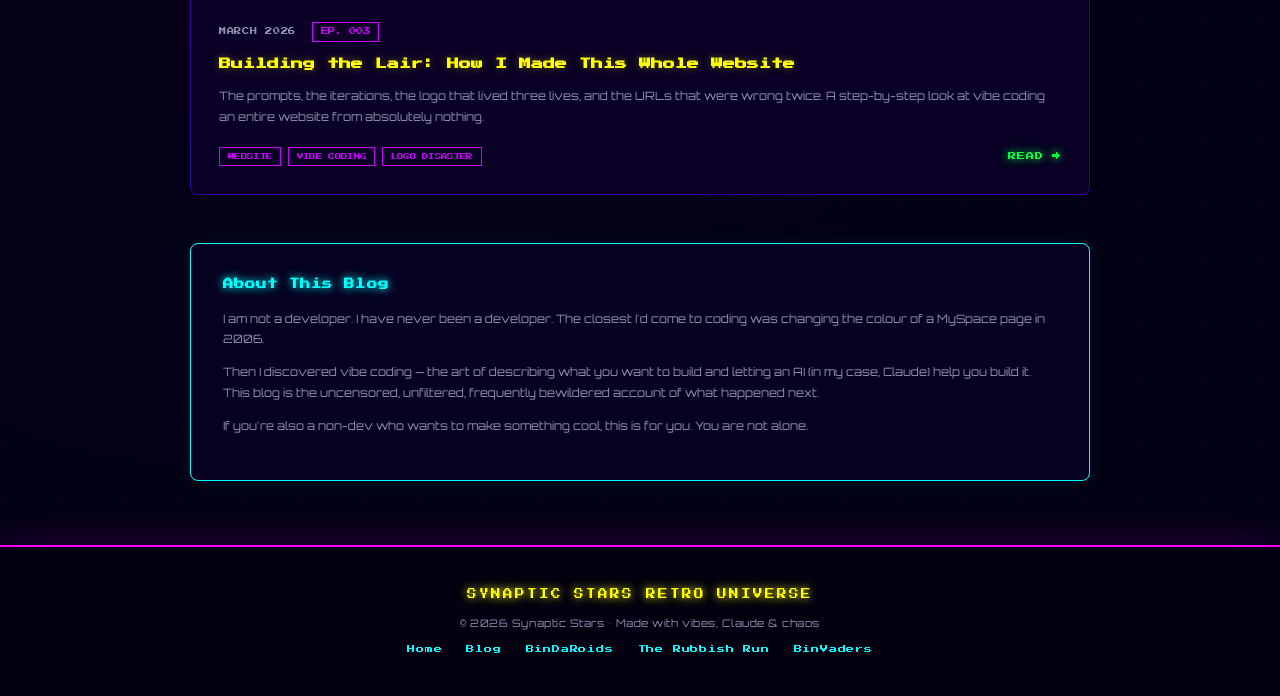
<file: docs/blog/index.html>
<!DOCTYPE html>
<html lang="en">
<head>
  <meta charset="UTF-8" />
  <meta name="viewport" content="width=device-width, initial-scale=1.0" />
  <meta name="description" content="Misadventures in Vibing with Code and Claude — a true non-dev stumble through an alien space. Read the blog about building retro games with AI." />
  <title>Misadventures in Vibing with Code and Claude | Synaptic Stars</title>
  <link rel="stylesheet" href="../css/style.css" />
  <link rel="stylesheet" href="../css/blog.css" />
  <link rel="preconnect" href="https://fonts.googleapis.com" />
  <link href="https://fonts.googleapis.com/css2?family=Press+Start+2P&family=Orbitron:wght@400;700;900&display=swap" rel="stylesheet" />
</head>
<body>

  <a href="#main-content" class="skip-link">Skip to main content</a>

  <!-- Sound toggle -->
  <div class="sound-control" role="region" aria-label="Sound controls">
    <button id="sound-toggle" class="sound-btn" aria-pressed="false" aria-label="Toggle site sounds on or off">
      <span class="sound-icon" aria-hidden="true">&#128266;</span>
      <span class="sound-label">SOUND: OFF</span>
    </button>
  </div>

  <!-- Blog Header -->
  <header class="blog-header" role="banner">
    <nav class="back-nav" aria-label="Breadcrumb">
      <a href="../index.html" class="back-link">
        <span aria-hidden="true">&#8592;</span> SYNAPTIC STARS HOME
      </a>
    </nav>
    <div class="blog-header-content">
      <div class="blog-header-icon" aria-hidden="true">&#129302;</div>
      <div>
        <p class="blog-series-label">THE VIBE DISPATCH</p>
        <h1 class="blog-main-title">Misadventures in Vibing with Code and Claude</h1>
        <p class="blog-main-subtitle">A true non-dev stumble through an alien space</p>
      </div>
    </div>
    <p class="blog-blurb">
      No CS degree. No idea what a commit even was. Just a brain full of ideas, an AI called Claude, and an absolutely dangerous level of confidence. This is that story.
    </p>
  </header>

  <main id="main-content" class="blog-main">
    <div class="blog-container">

      <!-- Featured / Latest Post -->
      <section aria-labelledby="latest-post-heading">
        <h2 id="latest-post-heading" class="blog-section-title">
          <span aria-hidden="true">&#11088;</span> LATEST DISPATCH
        </h2>

        <article class="blog-card blog-card--featured">
          <div class="blog-card-meta">
            <span class="post-date">MARCH 2026</span>
            <span class="post-number">EP. 005</span>
          </div>
          <h3 class="blog-card-title">
            <a href="post-005.html" class="blog-card-link">
              A Nod to the Coders
            </a>
          </h3>
          <p class="blog-card-excerpt">
            A heartfelt tribute to every developer who ever turned a thought into a line of executable amazingness — from first steps to guru status. After three games built with vibes and AI, I finally understand just a tiny bit of what they actually do.
          </p>
          <div class="blog-card-footer">
            <span class="post-tags">
              <span class="tag">TRIBUTE</span>
              <span class="tag">DEVELOPERS</span>
              <span class="tag">VIBE CODING</span>
            </span>
            <a href="post-005.html" class="read-more-btn" aria-label="Read full post: A Nod to the Coders">
              READ MORE &#8594;
            </a>
          </div>
        </article>
      </section>

      <!-- All Posts List -->
      <section aria-labelledby="all-posts-heading">
        <h2 id="all-posts-heading" class="blog-section-title">
          <span aria-hidden="true">&#128214;</span> ALL DISPATCHES
        </h2>

        <div class="posts-list">

          <article class="blog-card">
            <div class="blog-card-meta">
              <span class="post-date">MARCH 2026</span>
              <span class="post-number">EP. 005</span>
            </div>
            <h3 class="blog-card-title">
              <a href="post-005.html" class="blog-card-link">A Nod to the Coders</a>
            </h3>
            <p class="blog-card-excerpt">A heartfelt tribute to every developer who ever turned a thought into a line of executable amazingness. Vibe coding gave me a tiny insight. This is what I found.</p>
            <div class="blog-card-footer">
              <span class="post-tags">
                <span class="tag">TRIBUTE</span>
                <span class="tag">DEVELOPERS</span>
                <span class="tag">VIBE CODING</span>
              </span>
              <a href="post-005.html" class="read-more-btn" aria-label="Read post five: A Nod to the Coders">READ &#8594;</a>
            </div>
          </article>

          <article class="blog-card">
            <div class="blog-card-meta">
              <span class="post-date">MARCH 2026</span>
              <span class="post-number">EP. 004</span>
            </div>
            <h3 class="blog-card-title">
              <a href="post-004.html" class="blog-card-link">Barney's BinVaders: Build Journal</a>
            </h3>
            <p class="blog-card-excerpt">Space Invaders but make it rubbish. One invisible character that broke everything. Five bugs disguised as one. The iOS keyboard saga. And adding a third game to a site built for two.</p>
            <div class="blog-card-footer">
              <span class="post-tags">
                <span class="tag">BINVADERS</span>
                <span class="tag">GAME DEV</span>
                <span class="tag">MOBILE BUGS</span>
              </span>
              <a href="post-004.html" class="read-more-btn" aria-label="Read post four: BinVaders Build Journal">READ &#8594;</a>
            </div>
          </article>

          <article class="blog-card">
            <div class="blog-card-meta">
              <span class="post-date">MARCH 2026</span>
              <span class="post-number">EP. 001</span>
            </div>
            <h3 class="blog-card-title">
              <a href="post-001.html" class="blog-card-link">I Made a Video Game and I Can't Code. Here's Exactly How.</a>
            </h3>
            <p class="blog-card-excerpt">A first-timer's honest account of vibe coding — the prompts, the surprises, the bosses, the bugs, and eleven lessons learned building Barney's Bins: The Rubbish Run from absolutely nothing.</p>
            <div class="blog-card-footer">
              <span class="post-tags">
                <span class="tag">RUBBISH RUN</span>
                <span class="tag">VIBE CODING</span>
                <span class="tag">FIRST GAME</span>
              </span>
              <a href="post-001.html" class="read-more-btn" aria-label="Read post one: I Made a Video Game and I Can't Code">READ &#8594;</a>
            </div>
          </article>

          <article class="blog-card">
            <div class="blog-card-meta">
              <span class="post-date">MARCH 2026</span>
              <span class="post-number">EP. 002</span>
            </div>
            <h3 class="blog-card-title">
              <a href="post-002.html" class="blog-card-link">Barney's BinDaRoids: Build Journal</a>
            </h3>
            <p class="blog-card-excerpt">From "I have an idea" to a live game on the internet. Every problem that came up, every fix applied, and the reason why things needed changing — documented in plain English. Including the leaderboard, the mobile controls, and the iPhone notch.</p>
            <div class="blog-card-footer">
              <span class="post-tags">
                <span class="tag">BINDAROIDS</span>
                <span class="tag">GAME DEV</span>
                <span class="tag">LEADERBOARD</span>
              </span>
              <a href="post-002.html" class="read-more-btn" aria-label="Read post two: BinDaRoids Build Journal">READ &#8594;</a>
            </div>
          </article>

          <article class="blog-card">
            <div class="blog-card-meta">
              <span class="post-date">MARCH 2026</span>
              <span class="post-number">EP. 003</span>
            </div>
            <h3 class="blog-card-title">
              <a href="post-003.html" class="blog-card-link">Building the Lair: How I Made This Whole Website</a>
            </h3>
            <p class="blog-card-excerpt">The prompts, the iterations, the logo that lived three lives, and the URLs that were wrong twice. A step-by-step look at vibe coding an entire website from absolutely nothing.</p>
            <div class="blog-card-footer">
              <span class="post-tags">
                <span class="tag">WEBSITE</span>
                <span class="tag">VIBE CODING</span>
                <span class="tag">LOGO DISASTER</span>
              </span>
              <a href="post-003.html" class="read-more-btn" aria-label="Read post three: Building the Lair">READ &#8594;</a>
            </div>
          </article>

        </div>
      </section>

      <!-- About the blog -->
      <aside class="blog-about" aria-label="About this blog">
        <div class="blog-about-inner">
          <h2 class="blog-about-title">About This Blog</h2>
          <p>I am not a developer. I have never been a developer. The closest I'd come to coding was changing the colour of a MySpace page in 2006.</p>
          <p>Then I discovered vibe coding — the art of describing what you want to build and letting an AI (in my case, Claude) help you build it. This blog is the uncensored, unfiltered, frequently bewildered account of what happened next.</p>
          <p>If you're also a non-dev who wants to make something cool, this is for you. You are not alone.</p>
        </div>
      </aside>

    </div>
  </main>

  <footer class="site-footer" role="contentinfo">
    <div class="footer-inner">
      <p class="footer-title">SYNAPTIC STARS RETRO UNIVERSE</p>
      <p class="footer-copy">&copy; 2026 Synaptic Stars &bull; Made with vibes, Claude &amp; chaos</p>
      <nav class="footer-nav" aria-label="Footer navigation">
        <a href="../index.html">Home</a>
        <a href="index.html">Blog</a>
        <a href="https://synapticstar101.github.io/Barneys-BinDaRoids/" target="_blank" rel="noopener noreferrer">BinDaRoids</a>
        <a href="https://synapticstar101.github.io/Barneys-bins/" target="_blank" rel="noopener noreferrer">The Rubbish Run</a>
        <a href="https://synapticstar101.github.io/Barney-s-BinVaders/" target="_blank" rel="noopener noreferrer">BinVaders</a>
      </nav>
    </div>
  </footer>

  <script src="../js/sounds.js"></script>
  <script src="../js/main.js"></script>
</body>
</html>
</file>
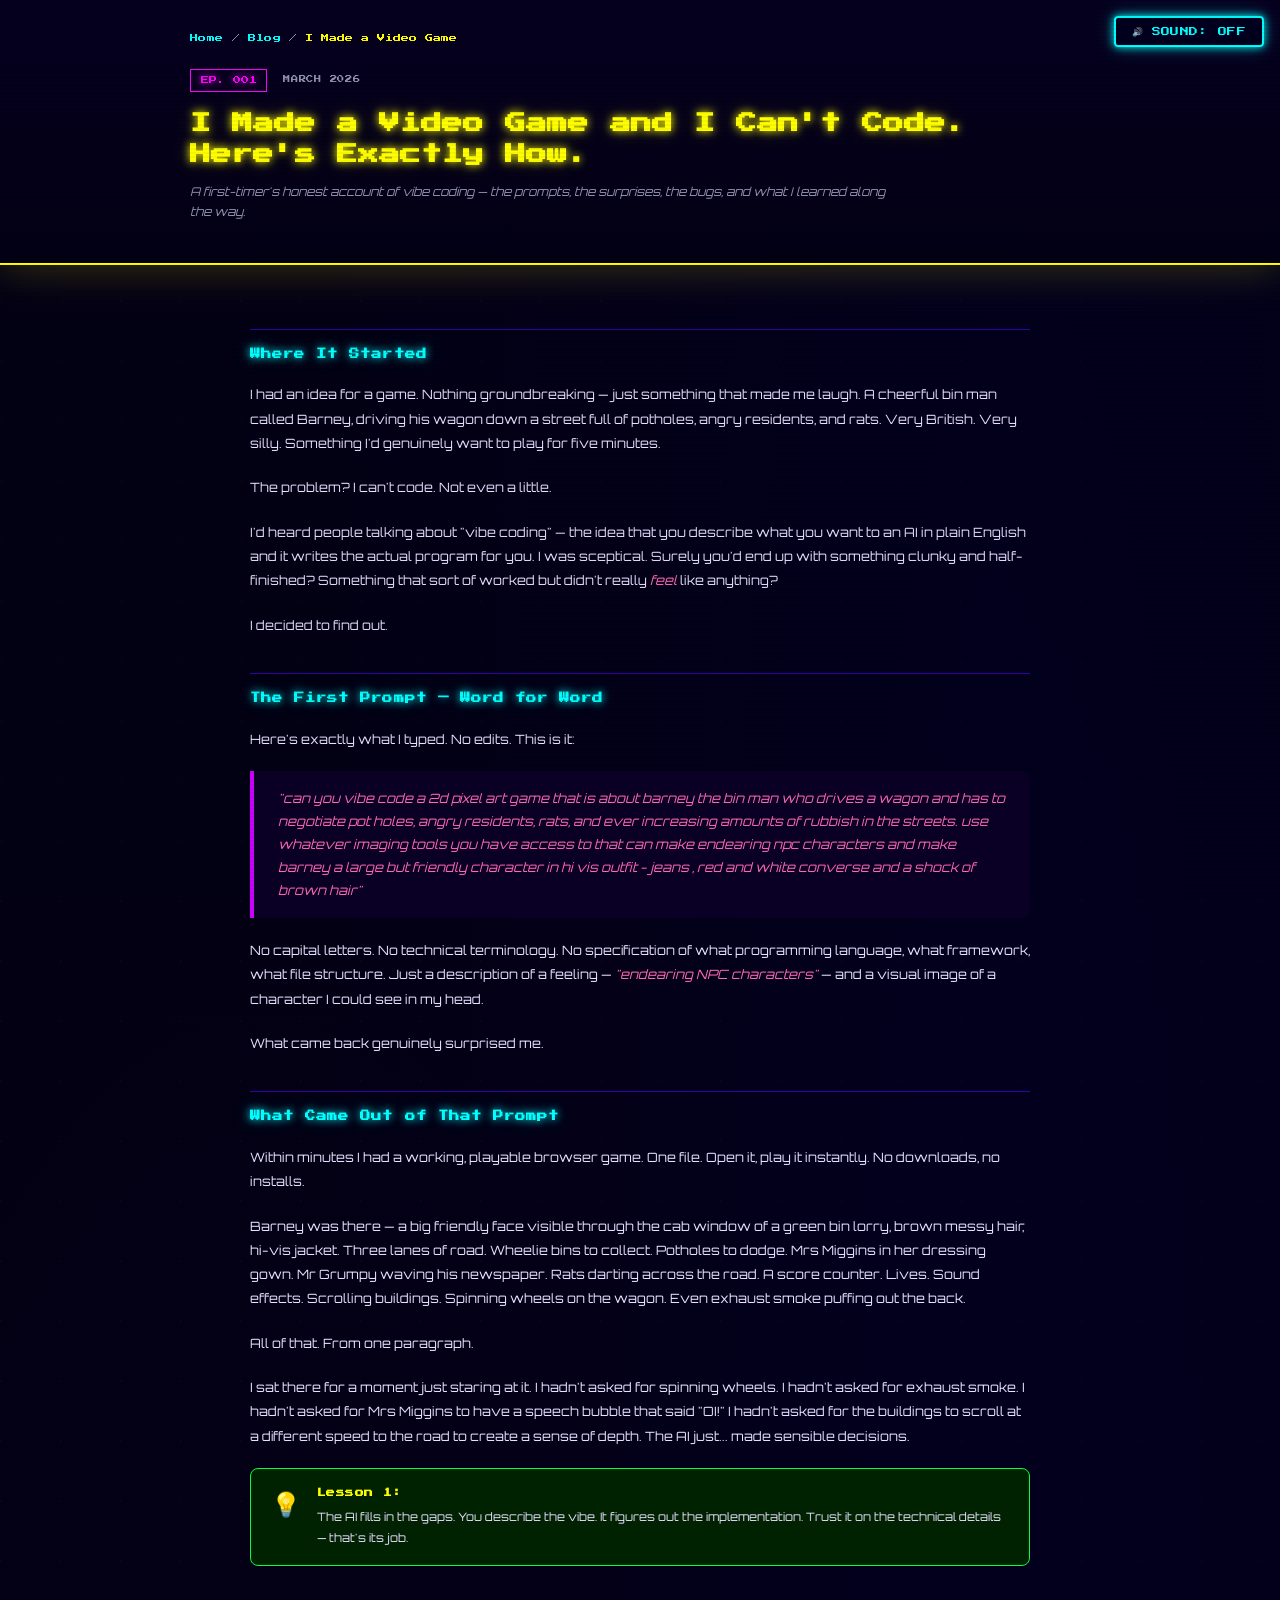
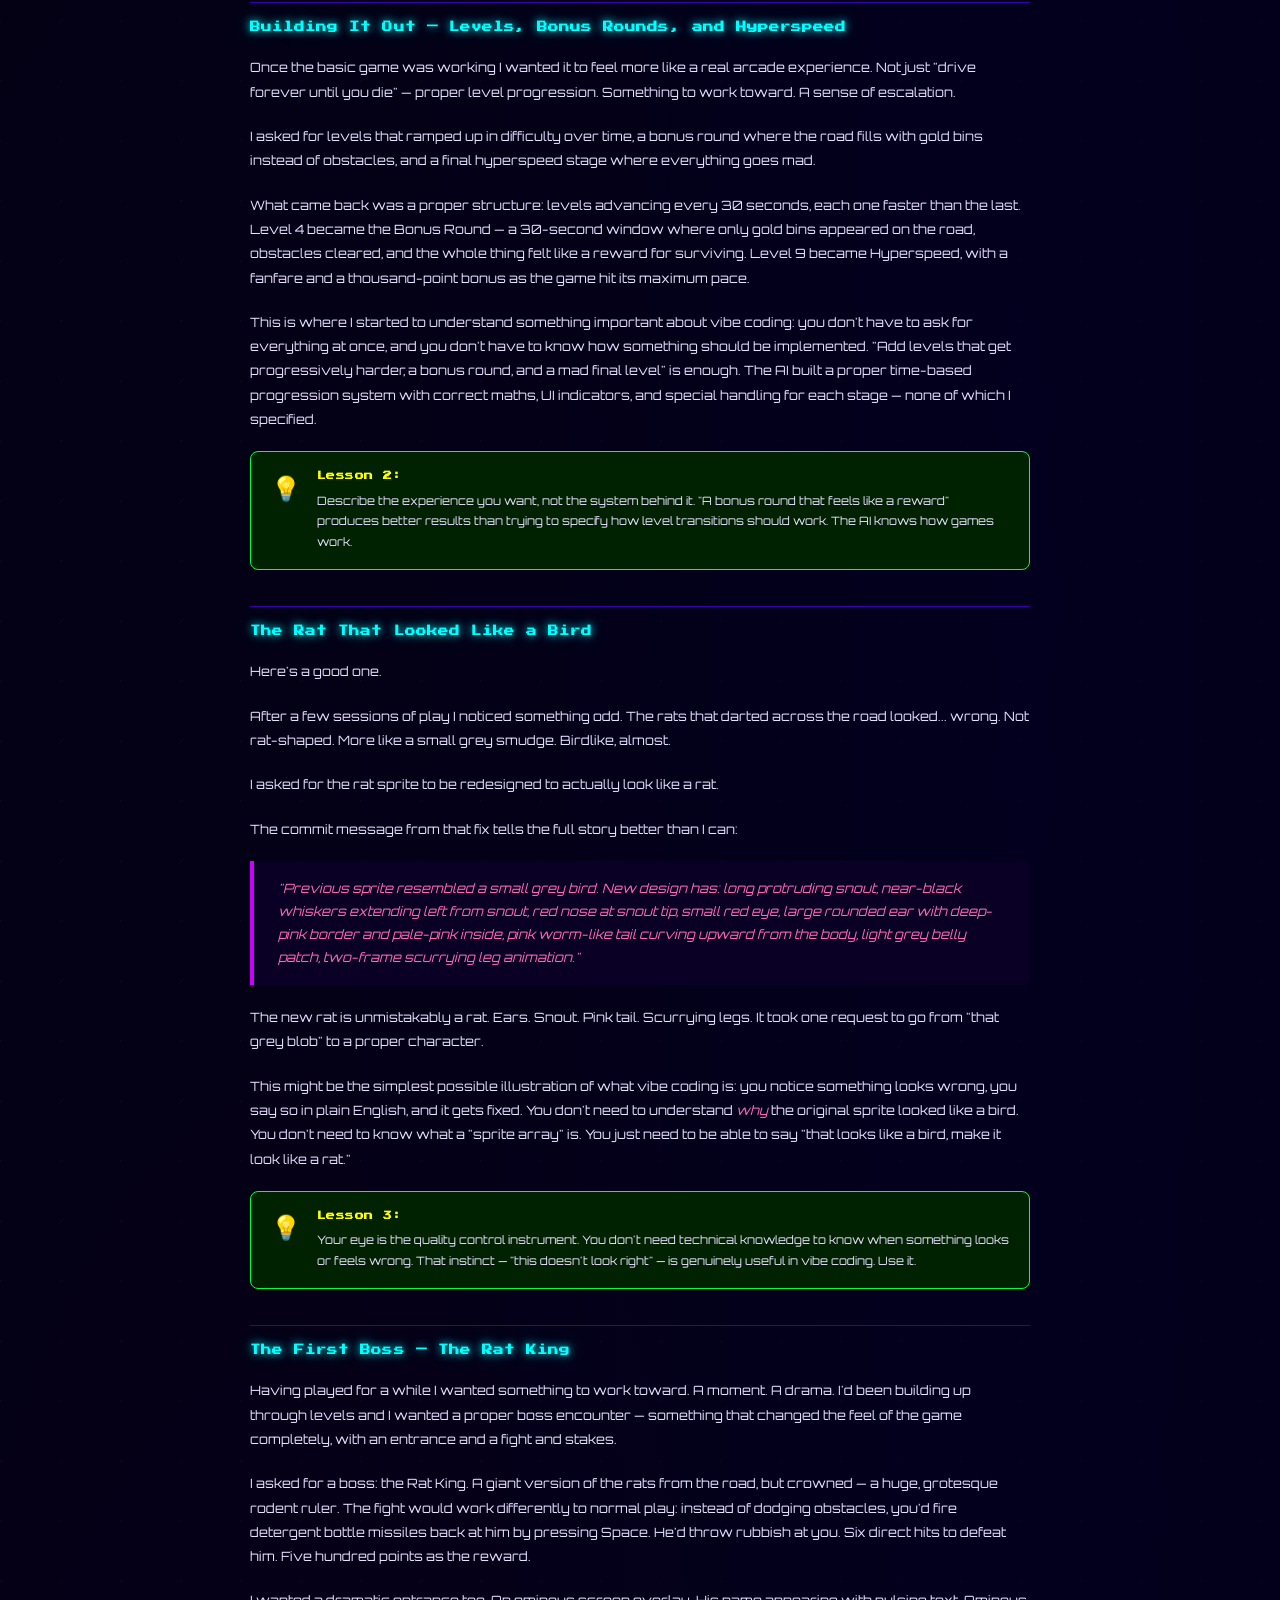
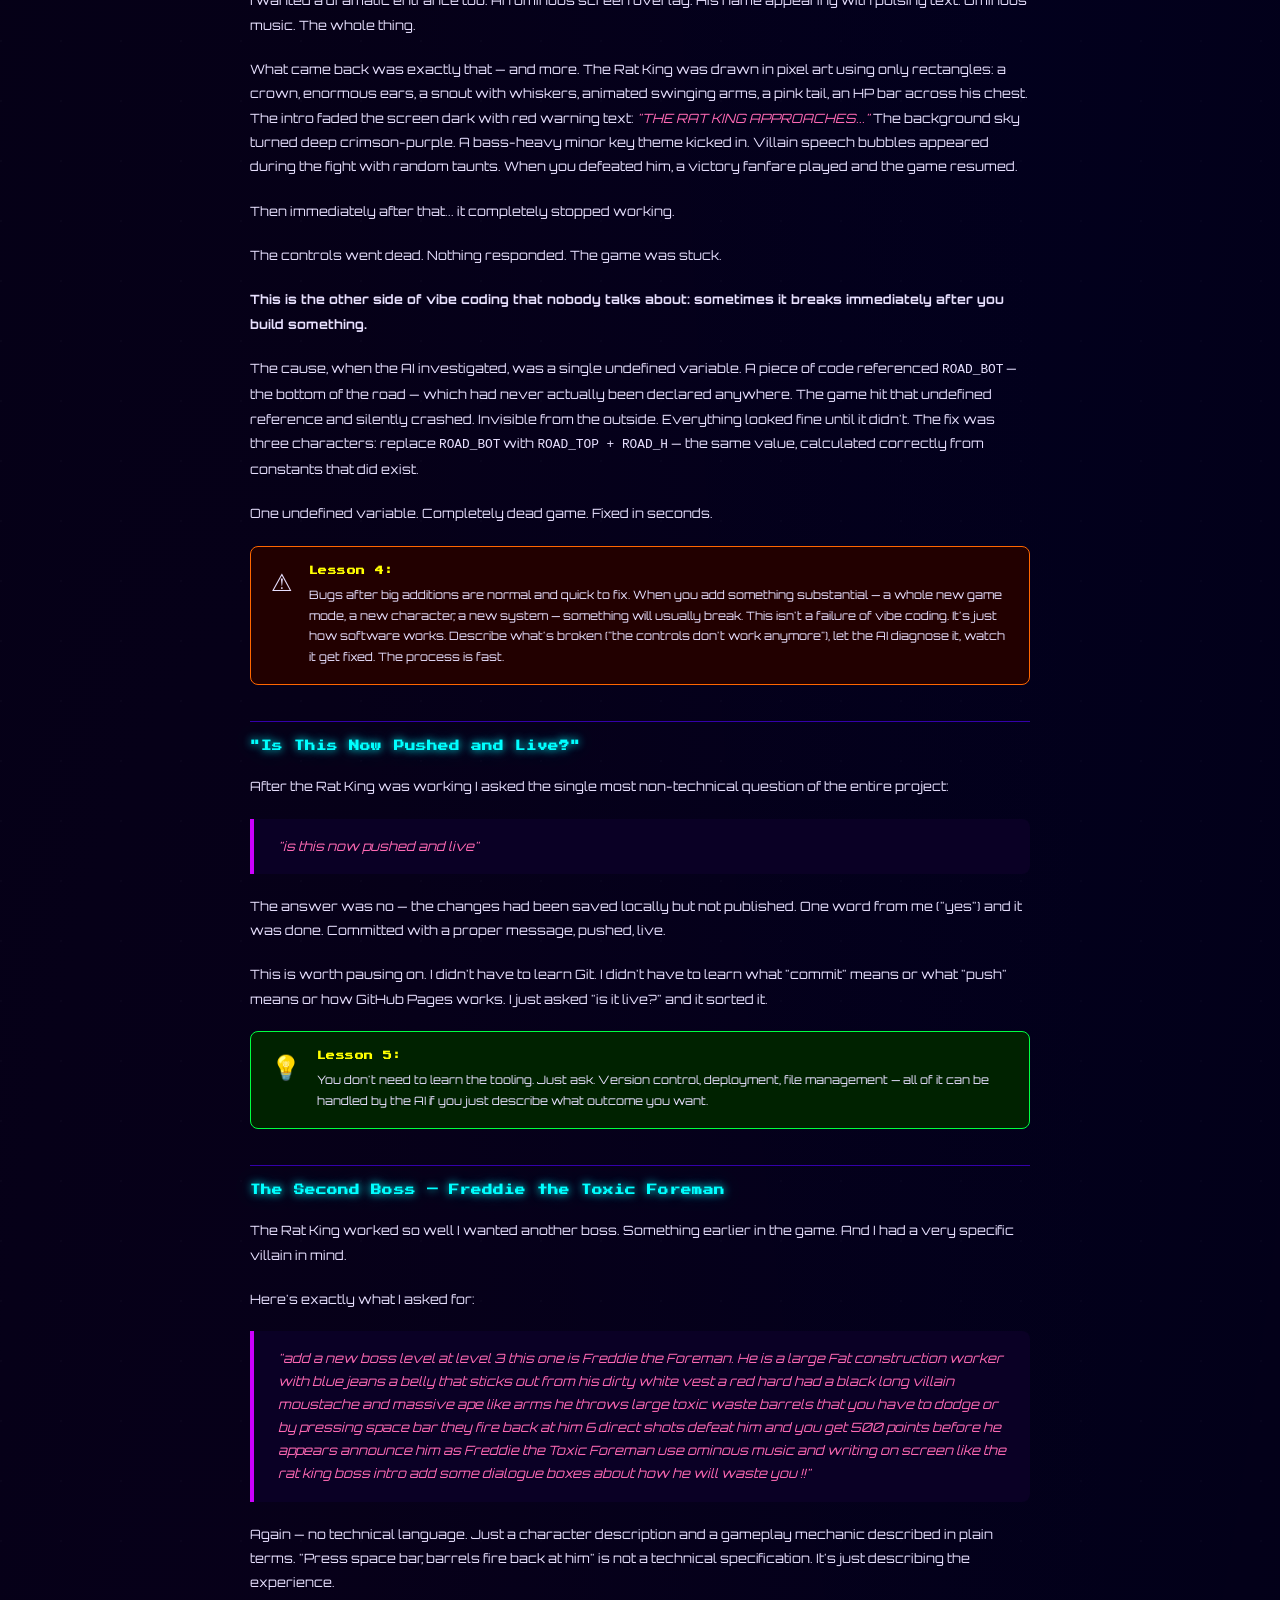
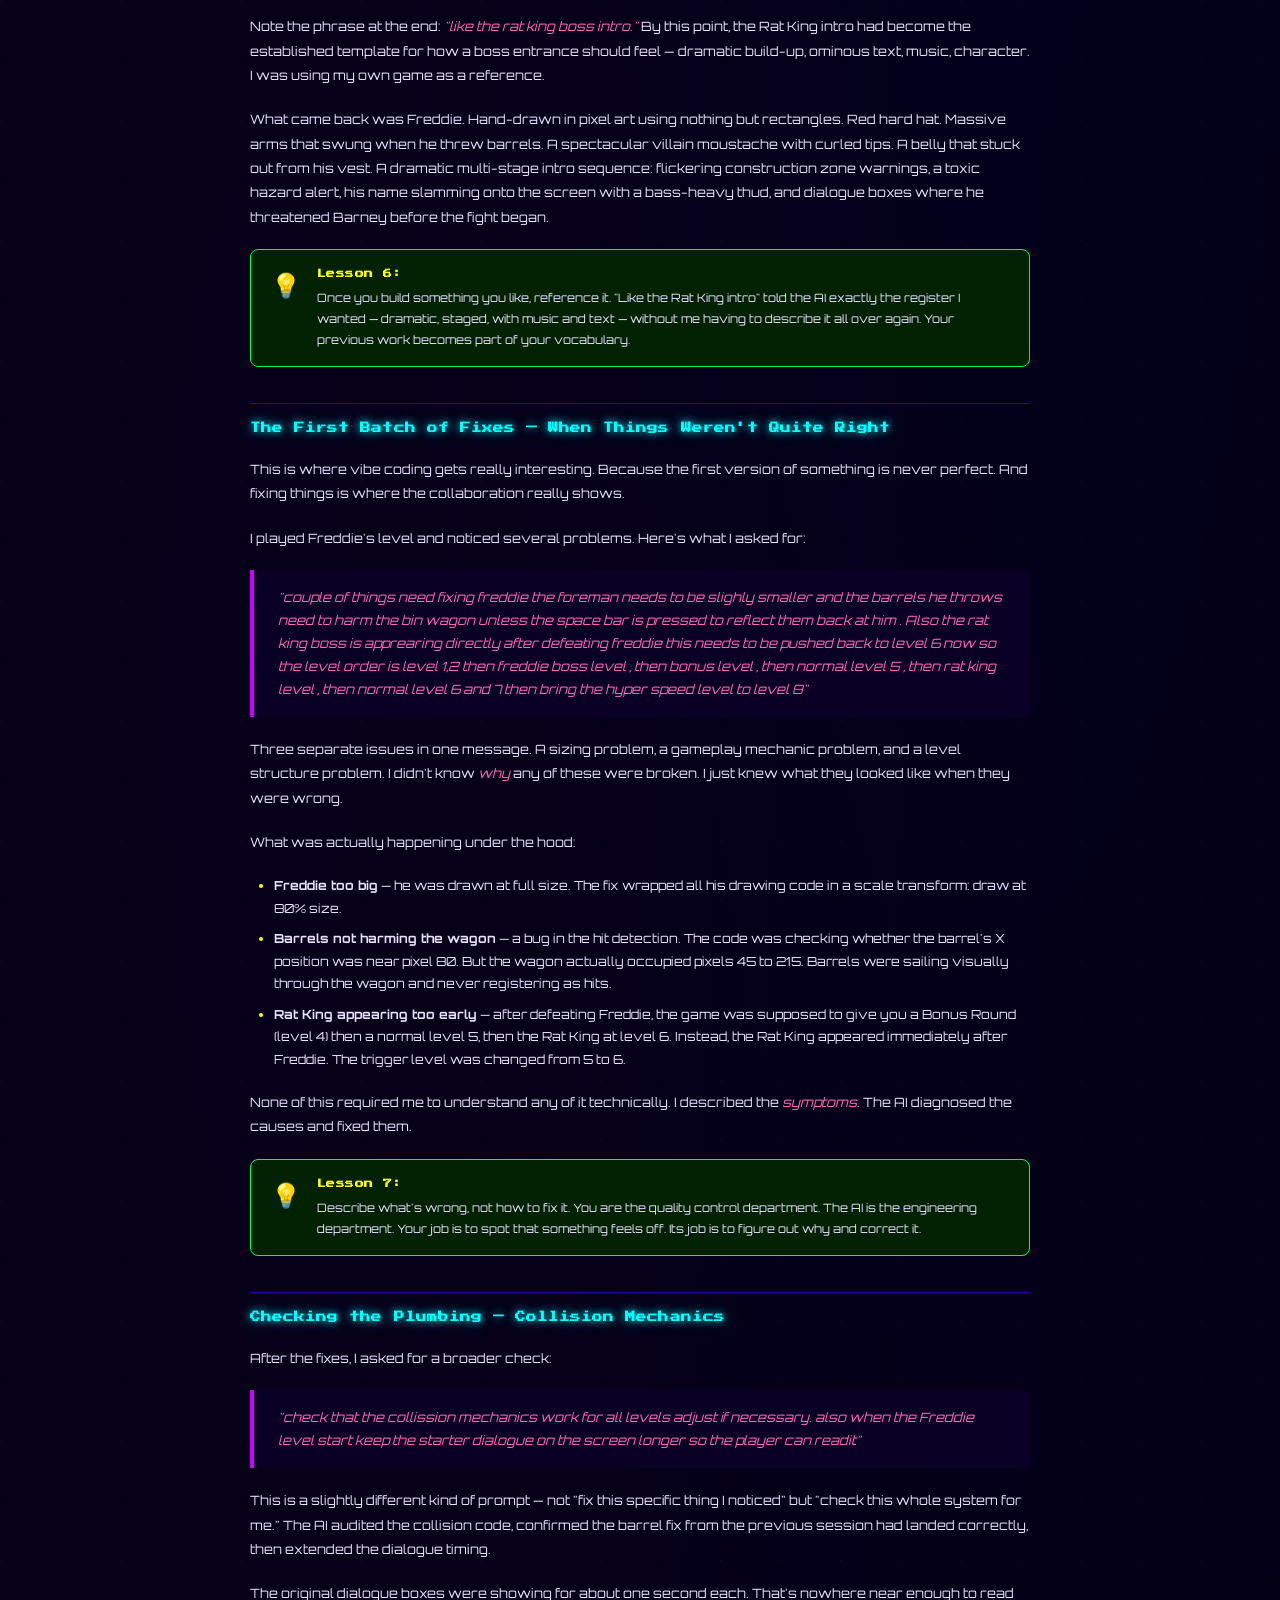
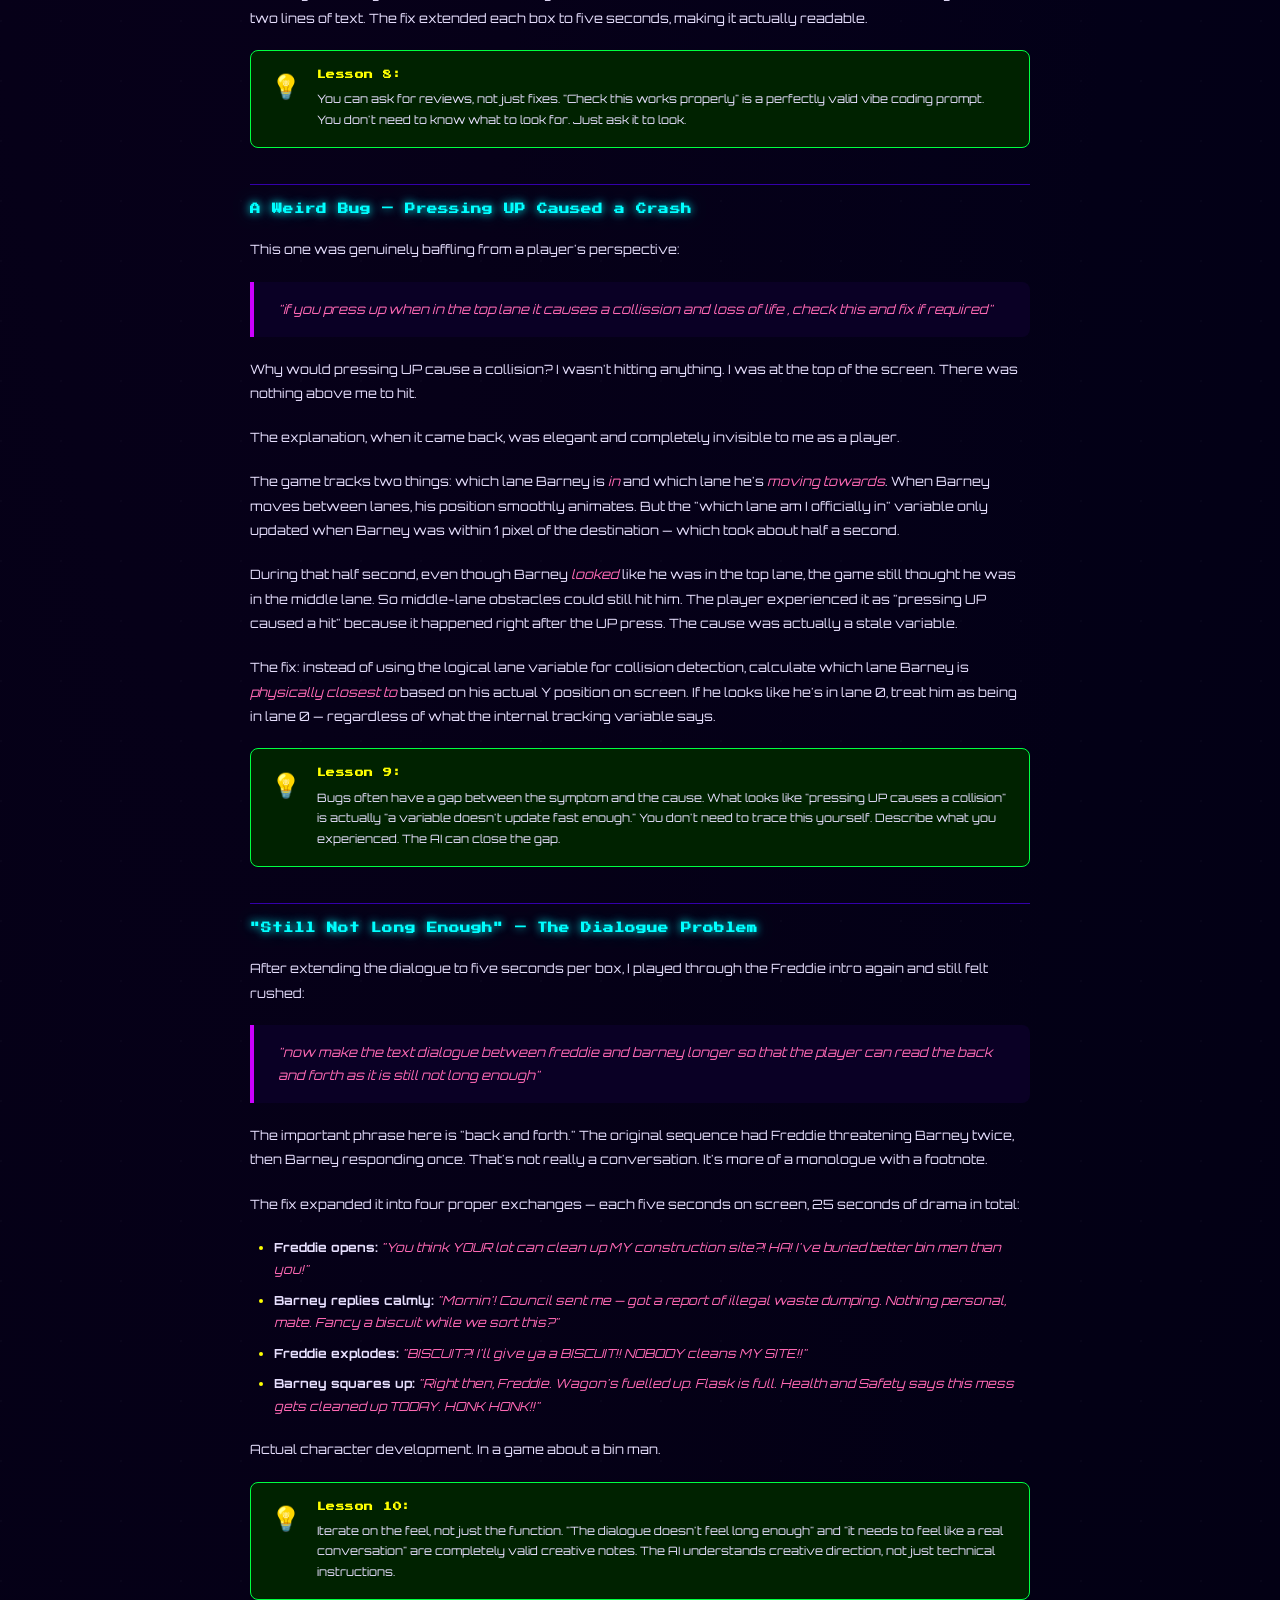
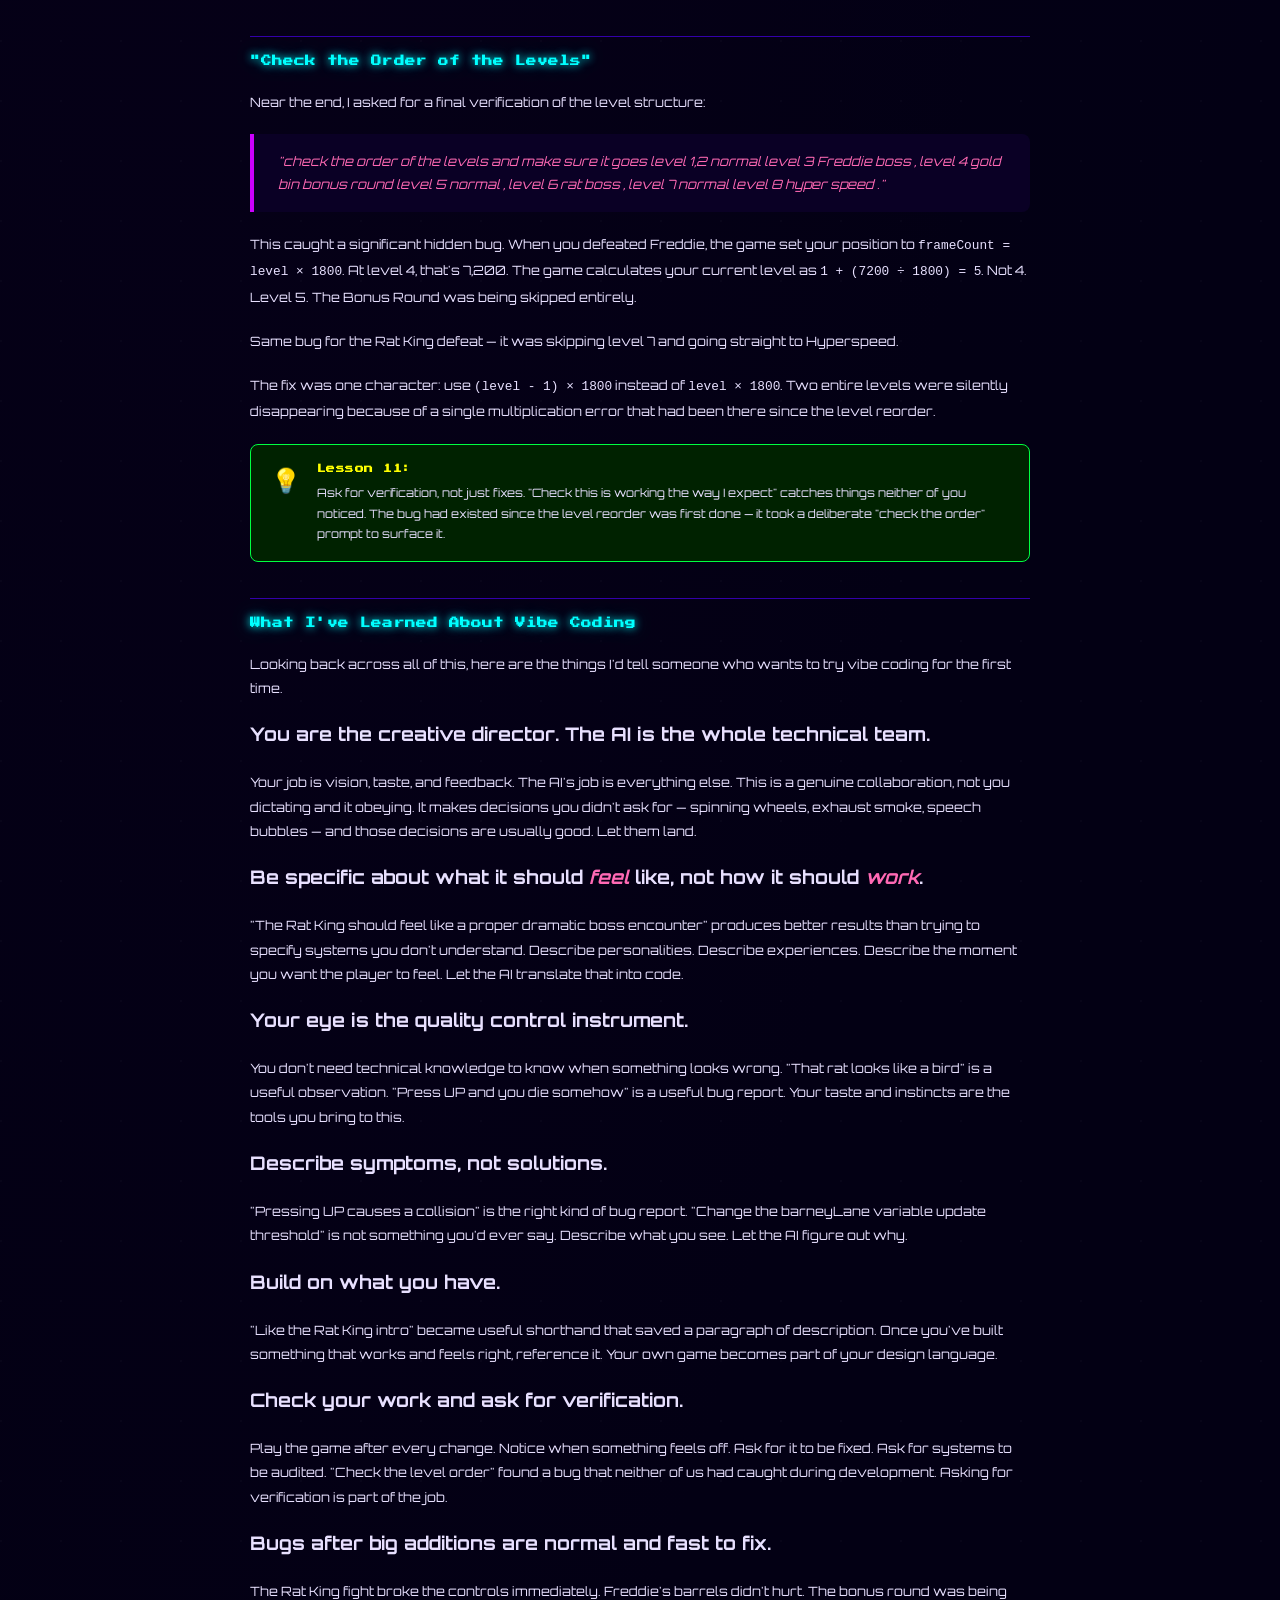
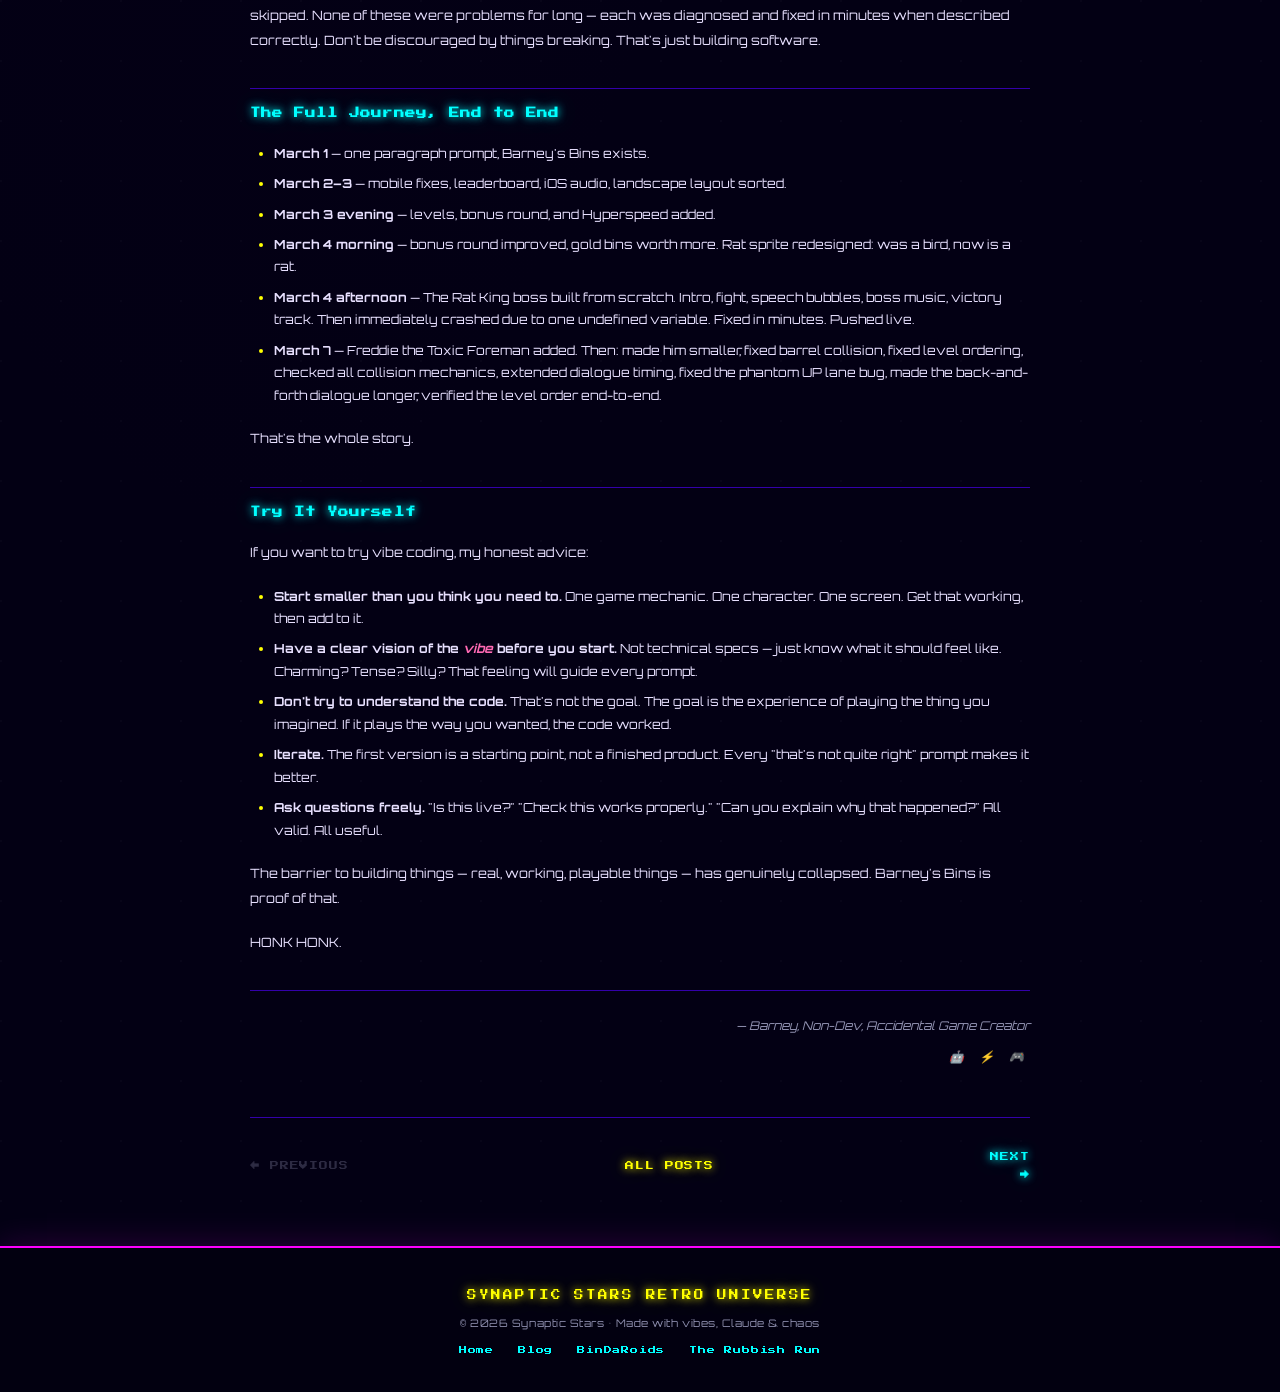
<file: docs/blog/post-001.html>
<!DOCTYPE html>
<html lang="en">
<head>
  <meta charset="UTF-8" />
  <meta name="viewport" content="width=device-width, initial-scale=1.0" />
  <meta name="description" content="I Made a Video Game and I Can't Code. Here's Exactly How. — A first-timer's honest account of vibe coding: the prompts, the surprises, the bugs, and what I learned along the way." />
  <title>I Made a Video Game and I Can't Code. Here's Exactly How. | Misadventures in Vibing | Synaptic Stars</title>
  <link rel="stylesheet" href="../css/style.css" />
  <link rel="stylesheet" href="../css/blog.css" />
  <link rel="preconnect" href="https://fonts.googleapis.com" />
  <link href="https://fonts.googleapis.com/css2?family=Press+Start+2P&family=Orbitron:wght@400;700;900&display=swap" rel="stylesheet" />
</head>
<body>

  <a href="#main-content" class="skip-link">Skip to main content</a>

  <div class="sound-control" role="region" aria-label="Sound controls">
    <button id="sound-toggle" class="sound-btn" aria-pressed="false" aria-label="Toggle site sounds on or off">
      <span class="sound-icon" aria-hidden="true">&#128266;</span>
      <span class="sound-label">SOUND: OFF</span>
    </button>
  </div>

  <header class="post-header" role="banner">
    <nav aria-label="Breadcrumb">
      <ol class="breadcrumb">
        <li><a href="../index.html">Home</a></li>
        <li aria-hidden="true">/</li>
        <li><a href="index.html">Blog</a></li>
        <li aria-hidden="true">/</li>
        <li aria-current="page">I Made a Video Game</li>
      </ol>
    </nav>
    <div class="post-header-content">
      <div class="post-meta-top">
        <span class="post-ep-badge">EP. 001</span>
        <span class="post-date-top">MARCH 2026</span>
      </div>
      <h1 class="post-title">I Made a Video Game and I Can't Code. Here's Exactly How.</h1>
      <p class="post-subtitle">A first-timer's honest account of vibe coding — the prompts, the surprises, the bugs, and what I learned along the way.</p>
    </div>
  </header>

  <main id="main-content" class="post-main">
    <div class="post-container">

      <article class="post-content" aria-label="Blog post content">

        <h2>Where It Started</h2>

        <p>
          I had an idea for a game. Nothing groundbreaking — just something that made me laugh. A cheerful bin man called Barney, driving his wagon down a street full of potholes, angry residents, and rats. Very British. Very silly. Something I'd genuinely want to play for five minutes.
        </p>

        <p>
          The problem? I can't code. Not even a little.
        </p>

        <p>
          I'd heard people talking about "vibe coding" — the idea that you describe what you want to an AI in plain English and it writes the actual program for you. I was sceptical. Surely you'd end up with something clunky and half-finished? Something that sort of worked but didn't really <em>feel</em> like anything?
        </p>

        <p>
          I decided to find out.
        </p>

        <h2>The First Prompt — Word for Word</h2>

        <p>
          Here's exactly what I typed. No edits. This is it:
        </p>

        <blockquote class="post-quote">
          "can you vibe code a 2d pixel art game that is about barney the bin man who drives a wagon and has to negotiate pot holes, angry residents, rats, and ever increasing amounts of rubbish in the streets. use whatever imaging tools you have access to that can make endearing npc characters and make barney a large but friendly character in hi vis outfit - jeans , red and white converse and a shock of brown hair"
        </blockquote>

        <p>
          No capital letters. No technical terminology. No specification of what programming language, what framework, what file structure. Just a description of a feeling — <em>"endearing NPC characters"</em> — and a visual image of a character I could see in my head.
        </p>

        <p>
          What came back genuinely surprised me.
        </p>

        <h2>What Came Out of That Prompt</h2>

        <p>
          Within minutes I had a working, playable browser game. One file. Open it, play it instantly. No downloads, no installs.
        </p>

        <p>
          Barney was there — a big friendly face visible through the cab window of a green bin lorry, brown messy hair, hi-vis jacket. Three lanes of road. Wheelie bins to collect. Potholes to dodge. Mrs Miggins in her dressing gown. Mr Grumpy waving his newspaper. Rats darting across the road. A score counter. Lives. Sound effects. Scrolling buildings. Spinning wheels on the wagon. Even exhaust smoke puffing out the back.
        </p>

        <p>
          All of that. From one paragraph.
        </p>

        <p>
          I sat there for a moment just staring at it. I hadn't asked for spinning wheels. I hadn't asked for exhaust smoke. I hadn't asked for Mrs Miggins to have a speech bubble that said "OI!" I hadn't asked for the buildings to scroll at a different speed to the road to create a sense of depth. The AI just... made sensible decisions.
        </p>

        <div class="post-callout post-callout--tip">
          <span class="callout-icon" aria-hidden="true">&#128161;</span>
          <div>
            <strong>Lesson 1:</strong> The AI fills in the gaps. You describe the vibe. It figures out the implementation. Trust it on the technical details — that's its job.
          </div>
        </div>

        <h2>Building It Out — Levels, Bonus Rounds, and Hyperspeed</h2>

        <p>
          Once the basic game was working I wanted it to feel more like a real arcade experience. Not just "drive forever until you die" — proper level progression. Something to work toward. A sense of escalation.
        </p>

        <p>
          I asked for levels that ramped up in difficulty over time, a bonus round where the road fills with gold bins instead of obstacles, and a final hyperspeed stage where everything goes mad.
        </p>

        <p>
          What came back was a proper structure: levels advancing every 30 seconds, each one faster than the last. Level 4 became the Bonus Round — a 30-second window where only gold bins appeared on the road, obstacles cleared, and the whole thing felt like a reward for surviving. Level 9 became Hyperspeed, with a fanfare and a thousand-point bonus as the game hit its maximum pace.
        </p>

        <p>
          This is where I started to understand something important about vibe coding: you don't have to ask for everything at once, and you don't have to know how something should be implemented. "Add levels that get progressively harder, a bonus round, and a mad final level" is enough. The AI built a proper time-based progression system with correct maths, UI indicators, and special handling for each stage — none of which I specified.
        </p>

        <div class="post-callout post-callout--tip">
          <span class="callout-icon" aria-hidden="true">&#128161;</span>
          <div>
            <strong>Lesson 2:</strong> Describe the experience you want, not the system behind it. "A bonus round that feels like a reward" produces better results than trying to specify how level transitions should work. The AI knows how games work.
          </div>
        </div>

        <h2>The Rat That Looked Like a Bird</h2>

        <p>
          Here's a good one.
        </p>

        <p>
          After a few sessions of play I noticed something odd. The rats that darted across the road looked... wrong. Not rat-shaped. More like a small grey smudge. Birdlike, almost.
        </p>

        <p>
          I asked for the rat sprite to be redesigned to actually look like a rat.
        </p>

        <p>
          The commit message from that fix tells the full story better than I can:
        </p>

        <blockquote class="post-quote">
          "Previous sprite resembled a small grey bird. New design has: long protruding snout, near-black whiskers extending left from snout, red nose at snout tip, small red eye, large rounded ear with deep-pink border and pale-pink inside, pink worm-like tail curving upward from the body, light grey belly patch, two-frame scurrying leg animation."
        </blockquote>

        <p>
          The new rat is unmistakably a rat. Ears. Snout. Pink tail. Scurrying legs. It took one request to go from "that grey blob" to a proper character.
        </p>

        <p>
          This might be the simplest possible illustration of what vibe coding is: you notice something looks wrong, you say so in plain English, and it gets fixed. You don't need to understand <em>why</em> the original sprite looked like a bird. You don't need to know what a "sprite array" is. You just need to be able to say "that looks like a bird, make it look like a rat."
        </p>

        <div class="post-callout post-callout--tip">
          <span class="callout-icon" aria-hidden="true">&#128161;</span>
          <div>
            <strong>Lesson 3:</strong> Your eye is the quality control instrument. You don't need technical knowledge to know when something looks or feels wrong. That instinct — "this doesn't look right" — is genuinely useful in vibe coding. Use it.
          </div>
        </div>

        <h2>The First Boss — The Rat King</h2>

        <p>
          Having played for a while I wanted something to work toward. A moment. A drama. I'd been building up through levels and I wanted a proper boss encounter — something that changed the feel of the game completely, with an entrance and a fight and stakes.
        </p>

        <p>
          I asked for a boss: the Rat King. A giant version of the rats from the road, but crowned — a huge, grotesque rodent ruler. The fight would work differently to normal play: instead of dodging obstacles, you'd fire detergent bottle missiles back at him by pressing Space. He'd throw rubbish at you. Six direct hits to defeat him. Five hundred points as the reward.
        </p>

        <p>
          I wanted a dramatic entrance too. An ominous screen overlay. His name appearing with pulsing text. Ominous music. The whole thing.
        </p>

        <p>
          What came back was exactly that — and more. The Rat King was drawn in pixel art using only rectangles: a crown, enormous ears, a snout with whiskers, animated swinging arms, a pink tail, an HP bar across his chest. The intro faded the screen dark with red warning text: <em>"THE RAT KING APPROACHES..."</em> The background sky turned deep crimson-purple. A bass-heavy minor key theme kicked in. Villain speech bubbles appeared during the fight with random taunts. When you defeated him, a victory fanfare played and the game resumed.
        </p>

        <p>
          Then immediately after that... it completely stopped working.
        </p>

        <p>
          The controls went dead. Nothing responded. The game was stuck.
        </p>

        <p>
          <strong>This is the other side of vibe coding that nobody talks about: sometimes it breaks immediately after you build something.</strong>
        </p>

        <p>
          The cause, when the AI investigated, was a single undefined variable. A piece of code referenced <code>ROAD_BOT</code> — the bottom of the road — which had never actually been declared anywhere. The game hit that undefined reference and silently crashed. Invisible from the outside. Everything looked fine until it didn't. The fix was three characters: replace <code>ROAD_BOT</code> with <code>ROAD_TOP + ROAD_H</code> — the same value, calculated correctly from constants that did exist.
        </p>

        <p>
          One undefined variable. Completely dead game. Fixed in seconds.
        </p>

        <div class="post-callout post-callout--warning">
          <span class="callout-icon" aria-hidden="true">&#9888;</span>
          <div>
            <strong>Lesson 4:</strong> Bugs after big additions are normal and quick to fix. When you add something substantial — a whole new game mode, a new character, a new system — something will usually break. This isn't a failure of vibe coding. It's just how software works. Describe what's broken ("the controls don't work anymore"), let the AI diagnose it, watch it get fixed. The process is fast.
          </div>
        </div>

        <h2>"Is This Now Pushed and Live?"</h2>

        <p>
          After the Rat King was working I asked the single most non-technical question of the entire project:
        </p>

        <blockquote class="post-quote">
          "is this now pushed and live"
        </blockquote>

        <p>
          The answer was no — the changes had been saved locally but not published. One word from me ("yes") and it was done. Committed with a proper message, pushed, live.
        </p>

        <p>
          This is worth pausing on. I didn't have to learn Git. I didn't have to learn what "commit" means or what "push" means or how GitHub Pages works. I just asked "is it live?" and it sorted it.
        </p>

        <div class="post-callout post-callout--tip">
          <span class="callout-icon" aria-hidden="true">&#128161;</span>
          <div>
            <strong>Lesson 5:</strong> You don't need to learn the tooling. Just ask. Version control, deployment, file management — all of it can be handled by the AI if you just describe what outcome you want.
          </div>
        </div>

        <h2>The Second Boss — Freddie the Toxic Foreman</h2>

        <p>
          The Rat King worked so well I wanted another boss. Something earlier in the game. And I had a very specific villain in mind.
        </p>

        <p>
          Here's exactly what I asked for:
        </p>

        <blockquote class="post-quote">
          "add a new boss level at level 3 this one is Freddie the Foreman. He is a large Fat construction worker with blue jeans a belly that sticks out from his dirty white vest a red hard had a black long villain moustache and massive ape like arms he throws large toxic waste barrels that you have to dodge or by pressing space bar they fire back at him 6 direct shots defeat him and you get 500 points before he appears announce him as Freddie the Toxic Foreman use ominous music and writing on screen like the rat king boss intro add some dialogue boxes about how he will waste you !!"
        </blockquote>

        <p>
          Again — no technical language. Just a character description and a gameplay mechanic described in plain terms. "Press space bar, barrels fire back at him" is not a technical specification. It's just describing the experience.
        </p>

        <p>
          Note the phrase at the end: <em>"like the rat king boss intro."</em> By this point, the Rat King intro had become the established template for how a boss entrance should feel — dramatic build-up, ominous text, music, character. I was using my own game as a reference.
        </p>

        <p>
          What came back was Freddie. Hand-drawn in pixel art using nothing but rectangles. Red hard hat. Massive arms that swung when he threw barrels. A spectacular villain moustache with curled tips. A belly that stuck out from his vest. A dramatic multi-stage intro sequence: flickering construction zone warnings, a toxic hazard alert, his name slamming onto the screen with a bass-heavy thud, and dialogue boxes where he threatened Barney before the fight began.
        </p>

        <div class="post-callout post-callout--tip">
          <span class="callout-icon" aria-hidden="true">&#128161;</span>
          <div>
            <strong>Lesson 6:</strong> Once you build something you like, reference it. "Like the Rat King intro" told the AI exactly the register I wanted — dramatic, staged, with music and text — without me having to describe it all over again. Your previous work becomes part of your vocabulary.
          </div>
        </div>

        <h2>The First Batch of Fixes — When Things Weren't Quite Right</h2>

        <p>
          This is where vibe coding gets really interesting. Because the first version of something is never perfect. And fixing things is where the collaboration really shows.
        </p>

        <p>
          I played Freddie's level and noticed several problems. Here's what I asked for:
        </p>

        <blockquote class="post-quote">
          "couple of things need fixing freddie the foreman needs to be slighly smaller and the barrels he throws need to harm the bin wagon unless the space bar is pressed to reflect them back at him . Also the rat king boss is apprearing directly after defeating freddie this needs to be pushed back to level 6 now so the level order is level 1,2 then freddie boss level , then bonus level , then normal level 5 , then rat king level , then normal level 6 and 7 then bring the hyper speed level to level 8"
        </blockquote>

        <p>
          Three separate issues in one message. A sizing problem, a gameplay mechanic problem, and a level structure problem. I didn't know <em>why</em> any of these were broken. I just knew what they looked like when they were wrong.
        </p>

        <p>
          What was actually happening under the hood:
        </p>

        <ul class="post-list">
          <li><strong>Freddie too big</strong> — he was drawn at full size. The fix wrapped all his drawing code in a scale transform: draw at 80% size.</li>
          <li><strong>Barrels not harming the wagon</strong> — a bug in the hit detection. The code was checking whether the barrel's X position was near pixel 80. But the wagon actually occupied pixels 45 to 215. Barrels were sailing visually through the wagon and never registering as hits.</li>
          <li><strong>Rat King appearing too early</strong> — after defeating Freddie, the game was supposed to give you a Bonus Round (level 4) then a normal level 5, then the Rat King at level 6. Instead, the Rat King appeared immediately after Freddie. The trigger level was changed from 5 to 6.</li>
        </ul>

        <p>
          None of this required me to understand any of it technically. I described the <em>symptoms</em>. The AI diagnosed the causes and fixed them.
        </p>

        <div class="post-callout post-callout--tip">
          <span class="callout-icon" aria-hidden="true">&#128161;</span>
          <div>
            <strong>Lesson 7:</strong> Describe what's wrong, not how to fix it. You are the quality control department. The AI is the engineering department. Your job is to spot that something feels off. Its job is to figure out why and correct it.
          </div>
        </div>

        <h2>Checking the Plumbing — Collision Mechanics</h2>

        <p>
          After the fixes, I asked for a broader check:
        </p>

        <blockquote class="post-quote">
          "check that the collission mechanics work for all levels adjust if necessary. also when the Freddie level start keep the starter dialogue on the screen longer so the player can readit"
        </blockquote>

        <p>
          This is a slightly different kind of prompt — not "fix this specific thing I noticed" but "check this whole system for me." The AI audited the collision code, confirmed the barrel fix from the previous session had landed correctly, then extended the dialogue timing.
        </p>

        <p>
          The original dialogue boxes were showing for about one second each. That's nowhere near enough to read two lines of text. The fix extended each box to five seconds, making it actually readable.
        </p>

        <div class="post-callout post-callout--tip">
          <span class="callout-icon" aria-hidden="true">&#128161;</span>
          <div>
            <strong>Lesson 8:</strong> You can ask for reviews, not just fixes. "Check this works properly" is a perfectly valid vibe coding prompt. You don't need to know what to look for. Just ask it to look.
          </div>
        </div>

        <h2>A Weird Bug — Pressing UP Caused a Crash</h2>

        <p>
          This one was genuinely baffling from a player's perspective:
        </p>

        <blockquote class="post-quote">
          "if you press up when in the top lane it causes a collission and loss of life , check this and fix if required"
        </blockquote>

        <p>
          Why would pressing UP cause a collision? I wasn't hitting anything. I was at the top of the screen. There was nothing above me to hit.
        </p>

        <p>
          The explanation, when it came back, was elegant and completely invisible to me as a player.
        </p>

        <p>
          The game tracks two things: which lane Barney is <em>in</em> and which lane he's <em>moving towards</em>. When Barney moves between lanes, his position smoothly animates. But the "which lane am I officially in" variable only updated when Barney was within 1 pixel of the destination — which took about half a second.
        </p>

        <p>
          During that half second, even though Barney <em>looked</em> like he was in the top lane, the game still thought he was in the middle lane. So middle-lane obstacles could still hit him. The player experienced it as "pressing UP caused a hit" because it happened right after the UP press. The cause was actually a stale variable.
        </p>

        <p>
          The fix: instead of using the logical lane variable for collision detection, calculate which lane Barney is <em>physically closest to</em> based on his actual Y position on screen. If he looks like he's in lane 0, treat him as being in lane 0 — regardless of what the internal tracking variable says.
        </p>

        <div class="post-callout post-callout--tip">
          <span class="callout-icon" aria-hidden="true">&#128161;</span>
          <div>
            <strong>Lesson 9:</strong> Bugs often have a gap between the symptom and the cause. What looks like "pressing UP causes a collision" is actually "a variable doesn't update fast enough." You don't need to trace this yourself. Describe what you experienced. The AI can close the gap.
          </div>
        </div>

        <h2>"Still Not Long Enough" — The Dialogue Problem</h2>

        <p>
          After extending the dialogue to five seconds per box, I played through the Freddie intro again and still felt rushed:
        </p>

        <blockquote class="post-quote">
          "now make the text dialogue between freddie and barney longer so that the player can read the back and forth as it is still not long enough"
        </blockquote>

        <p>
          The important phrase here is "back and forth." The original sequence had Freddie threatening Barney twice, then Barney responding once. That's not really a conversation. It's more of a monologue with a footnote.
        </p>

        <p>
          The fix expanded it into four proper exchanges — each five seconds on screen, 25 seconds of drama in total:
        </p>

        <ul class="post-list">
          <li><strong>Freddie opens:</strong> <em>"You think YOUR lot can clean up MY construction site?! HA! I've buried better bin men than you!"</em></li>
          <li><strong>Barney replies calmly:</strong> <em>"Mornin'! Council sent me — got a report of illegal waste dumping. Nothing personal, mate. Fancy a biscuit while we sort this?"</em></li>
          <li><strong>Freddie explodes:</strong> <em>"BISCUIT?! I'll give ya a BISCUIT!! NOBODY cleans MY SITE!!"</em></li>
          <li><strong>Barney squares up:</strong> <em>"Right then, Freddie. Wagon's fuelled up. Flask is full. Health and Safety says this mess gets cleaned up TODAY. HONK HONK!!"</em></li>
        </ul>

        <p>
          Actual character development. In a game about a bin man.
        </p>

        <div class="post-callout post-callout--tip">
          <span class="callout-icon" aria-hidden="true">&#128161;</span>
          <div>
            <strong>Lesson 10:</strong> Iterate on the feel, not just the function. "The dialogue doesn't feel long enough" and "it needs to feel like a real conversation" are completely valid creative notes. The AI understands creative direction, not just technical instructions.
          </div>
        </div>

        <h2>"Check the Order of the Levels"</h2>

        <p>
          Near the end, I asked for a final verification of the level structure:
        </p>

        <blockquote class="post-quote">
          "check the order of the levels and make sure it goes level 1,2 normal level 3 Freddie boss , level 4 gold bin bonus round level 5 normal , level 6 rat boss , level 7 normal level 8 hyper speed ."
        </blockquote>

        <p>
          This caught a significant hidden bug. When you defeated Freddie, the game set your position to <code>frameCount = level × 1800</code>. At level 4, that's 7,200. The game calculates your current level as <code>1 + (7200 ÷ 1800) = 5</code>. Not 4. Level 5. The Bonus Round was being skipped entirely.
        </p>

        <p>
          Same bug for the Rat King defeat — it was skipping level 7 and going straight to Hyperspeed.
        </p>

        <p>
          The fix was one character: use <code>(level - 1) × 1800</code> instead of <code>level × 1800</code>. Two entire levels were silently disappearing because of a single multiplication error that had been there since the level reorder.
        </p>

        <div class="post-callout post-callout--tip">
          <span class="callout-icon" aria-hidden="true">&#128161;</span>
          <div>
            <strong>Lesson 11:</strong> Ask for verification, not just fixes. "Check this is working the way I expect" catches things neither of you noticed. The bug had existed since the level reorder was first done — it took a deliberate "check the order" prompt to surface it.
          </div>
        </div>

        <h2>What I've Learned About Vibe Coding</h2>

        <p>
          Looking back across all of this, here are the things I'd tell someone who wants to try vibe coding for the first time.
        </p>

        <h3>You are the creative director. The AI is the whole technical team.</h3>
        <p>
          Your job is vision, taste, and feedback. The AI's job is everything else. This is a genuine collaboration, not you dictating and it obeying. It makes decisions you didn't ask for — spinning wheels, exhaust smoke, speech bubbles — and those decisions are usually good. Let them land.
        </p>

        <h3>Be specific about what it should <em>feel</em> like, not how it should <em>work</em>.</h3>
        <p>
          "The Rat King should feel like a proper dramatic boss encounter" produces better results than trying to specify systems you don't understand. Describe personalities. Describe experiences. Describe the moment you want the player to feel. Let the AI translate that into code.
        </p>

        <h3>Your eye is the quality control instrument.</h3>
        <p>
          You don't need technical knowledge to know when something looks wrong. "That rat looks like a bird" is a useful observation. "Press UP and you die somehow" is a useful bug report. Your taste and instincts are the tools you bring to this.
        </p>

        <h3>Describe symptoms, not solutions.</h3>
        <p>
          "Pressing UP causes a collision" is the right kind of bug report. "Change the barneyLane variable update threshold" is not something you'd ever say. Describe what you see. Let the AI figure out why.
        </p>

        <h3>Build on what you have.</h3>
        <p>
          "Like the Rat King intro" became useful shorthand that saved a paragraph of description. Once you've built something that works and feels right, reference it. Your own game becomes part of your design language.
        </p>

        <h3>Check your work and ask for verification.</h3>
        <p>
          Play the game after every change. Notice when something feels off. Ask for it to be fixed. Ask for systems to be audited. "Check the level order" found a bug that neither of us had caught during development. Asking for verification is part of the job.
        </p>

        <h3>Bugs after big additions are normal and fast to fix.</h3>
        <p>
          The Rat King fight broke the controls immediately. Freddie's barrels didn't hurt. The bonus round was being skipped. None of these were problems for long — each was diagnosed and fixed in minutes when described correctly. Don't be discouraged by things breaking. That's just building software.
        </p>

        <h2>The Full Journey, End to End</h2>

        <ul class="post-list">
          <li><strong>March 1</strong> — one paragraph prompt, Barney's Bins exists.</li>
          <li><strong>March 2–3</strong> — mobile fixes, leaderboard, iOS audio, landscape layout sorted.</li>
          <li><strong>March 3 evening</strong> — levels, bonus round, and Hyperspeed added.</li>
          <li><strong>March 4 morning</strong> — bonus round improved, gold bins worth more. Rat sprite redesigned: was a bird, now is a rat.</li>
          <li><strong>March 4 afternoon</strong> — The Rat King boss built from scratch. Intro, fight, speech bubbles, boss music, victory track. Then immediately crashed due to one undefined variable. Fixed in minutes. Pushed live.</li>
          <li><strong>March 7</strong> — Freddie the Toxic Foreman added. Then: made him smaller, fixed barrel collision, fixed level ordering, checked all collision mechanics, extended dialogue timing, fixed the phantom UP lane bug, made the back-and-forth dialogue longer, verified the level order end-to-end.</li>
        </ul>

        <p>
          That's the whole story.
        </p>

        <h2>Try It Yourself</h2>

        <p>
          If you want to try vibe coding, my honest advice:
        </p>

        <ul class="post-list">
          <li><strong>Start smaller than you think you need to.</strong> One game mechanic. One character. One screen. Get that working, then add to it.</li>
          <li><strong>Have a clear vision of the <em>vibe</em> before you start.</strong> Not technical specs — just know what it should feel like. Charming? Tense? Silly? That feeling will guide every prompt.</li>
          <li><strong>Don't try to understand the code.</strong> That's not the goal. The goal is the experience of playing the thing you imagined. If it plays the way you wanted, the code worked.</li>
          <li><strong>Iterate.</strong> The first version is a starting point, not a finished product. Every "that's not quite right" prompt makes it better.</li>
          <li><strong>Ask questions freely.</strong> "Is this live?" "Check this works properly." "Can you explain why that happened?" All valid. All useful.</li>
        </ul>

        <p>
          The barrier to building things — real, working, playable things — has genuinely collapsed. Barney's Bins is proof of that.
        </p>

        <p>
          HONK HONK.
        </p>

        <div class="post-sign-off">
          <p>— Barney, Non-Dev, Accidental Game Creator</p>
          <p class="sign-off-emoji" aria-hidden="true">&#129302; &#9889; &#127918;</p>
        </div>

      </article>

      <!-- Post navigation -->
      <nav class="post-nav" aria-label="Post navigation">
        <span class="post-nav-prev disabled" aria-disabled="true">
          <span aria-hidden="true">&#8592;</span> PREVIOUS
        </span>
        <a href="index.html" class="post-nav-all">ALL POSTS</a>
        <a href="post-002.html" class="post-nav-next" aria-label="Next post: Barney's BinDaRoids Build Journal">
          NEXT <span aria-hidden="true">&#8594;</span>
        </a>
      </nav>

    </div>
  </main>

  <footer class="site-footer" role="contentinfo">
    <div class="footer-inner">
      <p class="footer-title">SYNAPTIC STARS RETRO UNIVERSE</p>
      <p class="footer-copy">&copy; 2026 Synaptic Stars &bull; Made with vibes, Claude &amp; chaos</p>
      <nav class="footer-nav" aria-label="Footer navigation">
        <a href="../index.html">Home</a>
        <a href="index.html">Blog</a>
        <a href="https://synapticstar101.github.io/Barneys-BinDaRoids/" target="_blank" rel="noopener noreferrer">BinDaRoids</a>
        <a href="https://synapticstar101.github.io/Barneys-bins/" target="_blank" rel="noopener noreferrer">The Rubbish Run</a>
      </nav>
    </div>
  </footer>

  <script src="../js/sounds.js"></script>
  <script src="../js/main.js"></script>
</body>
</html>
</file>
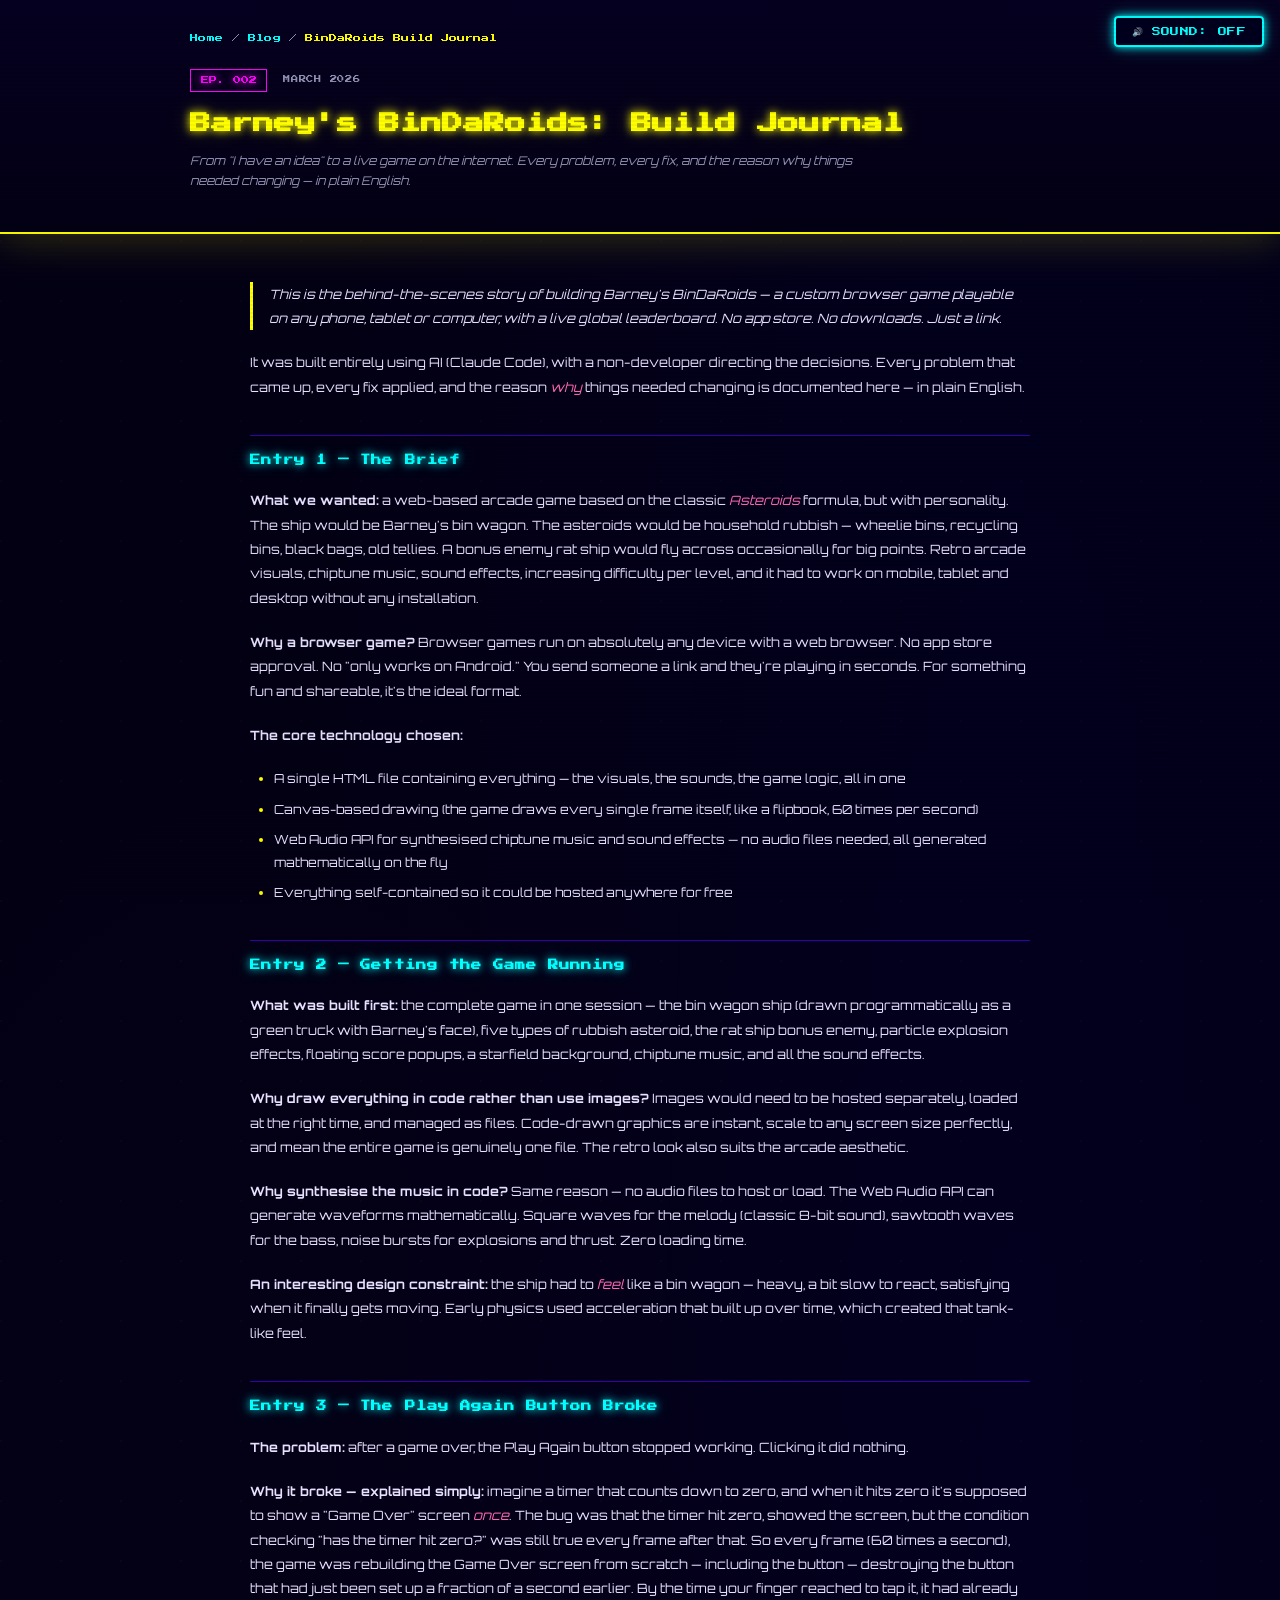
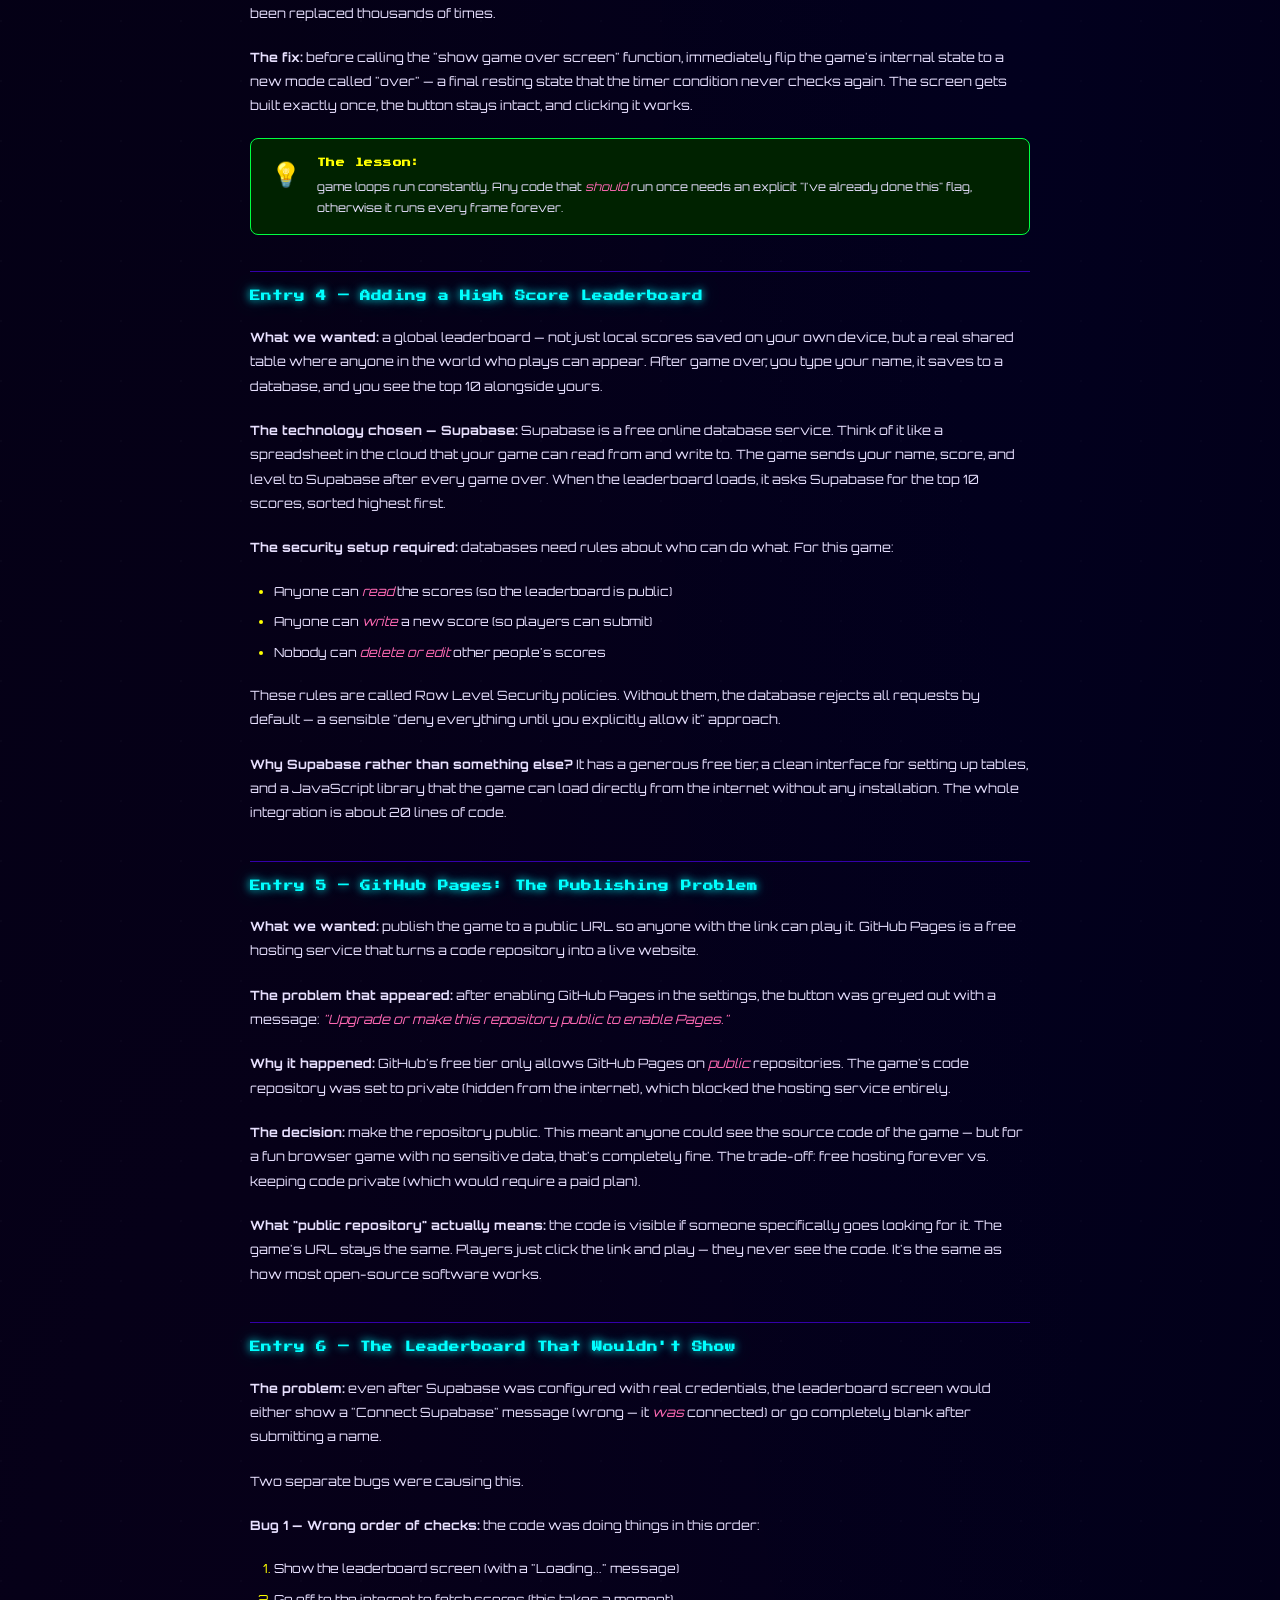
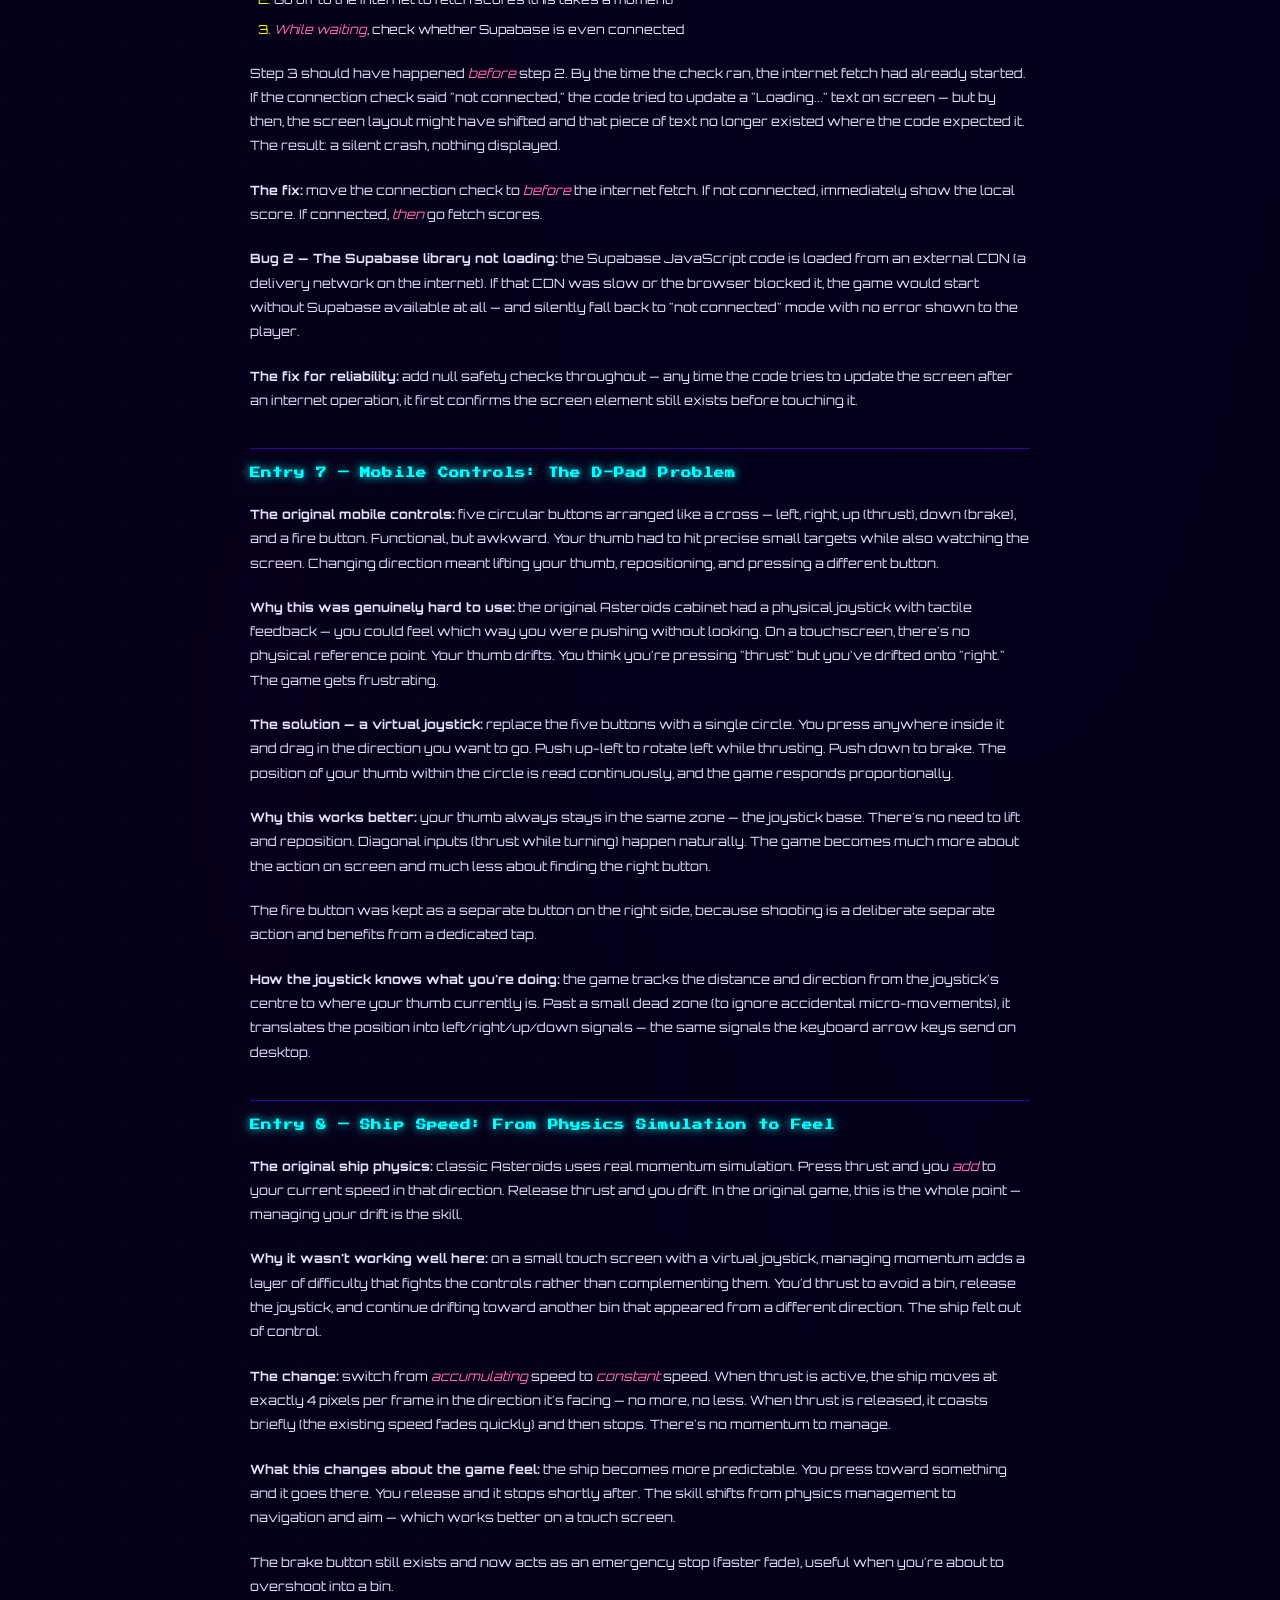
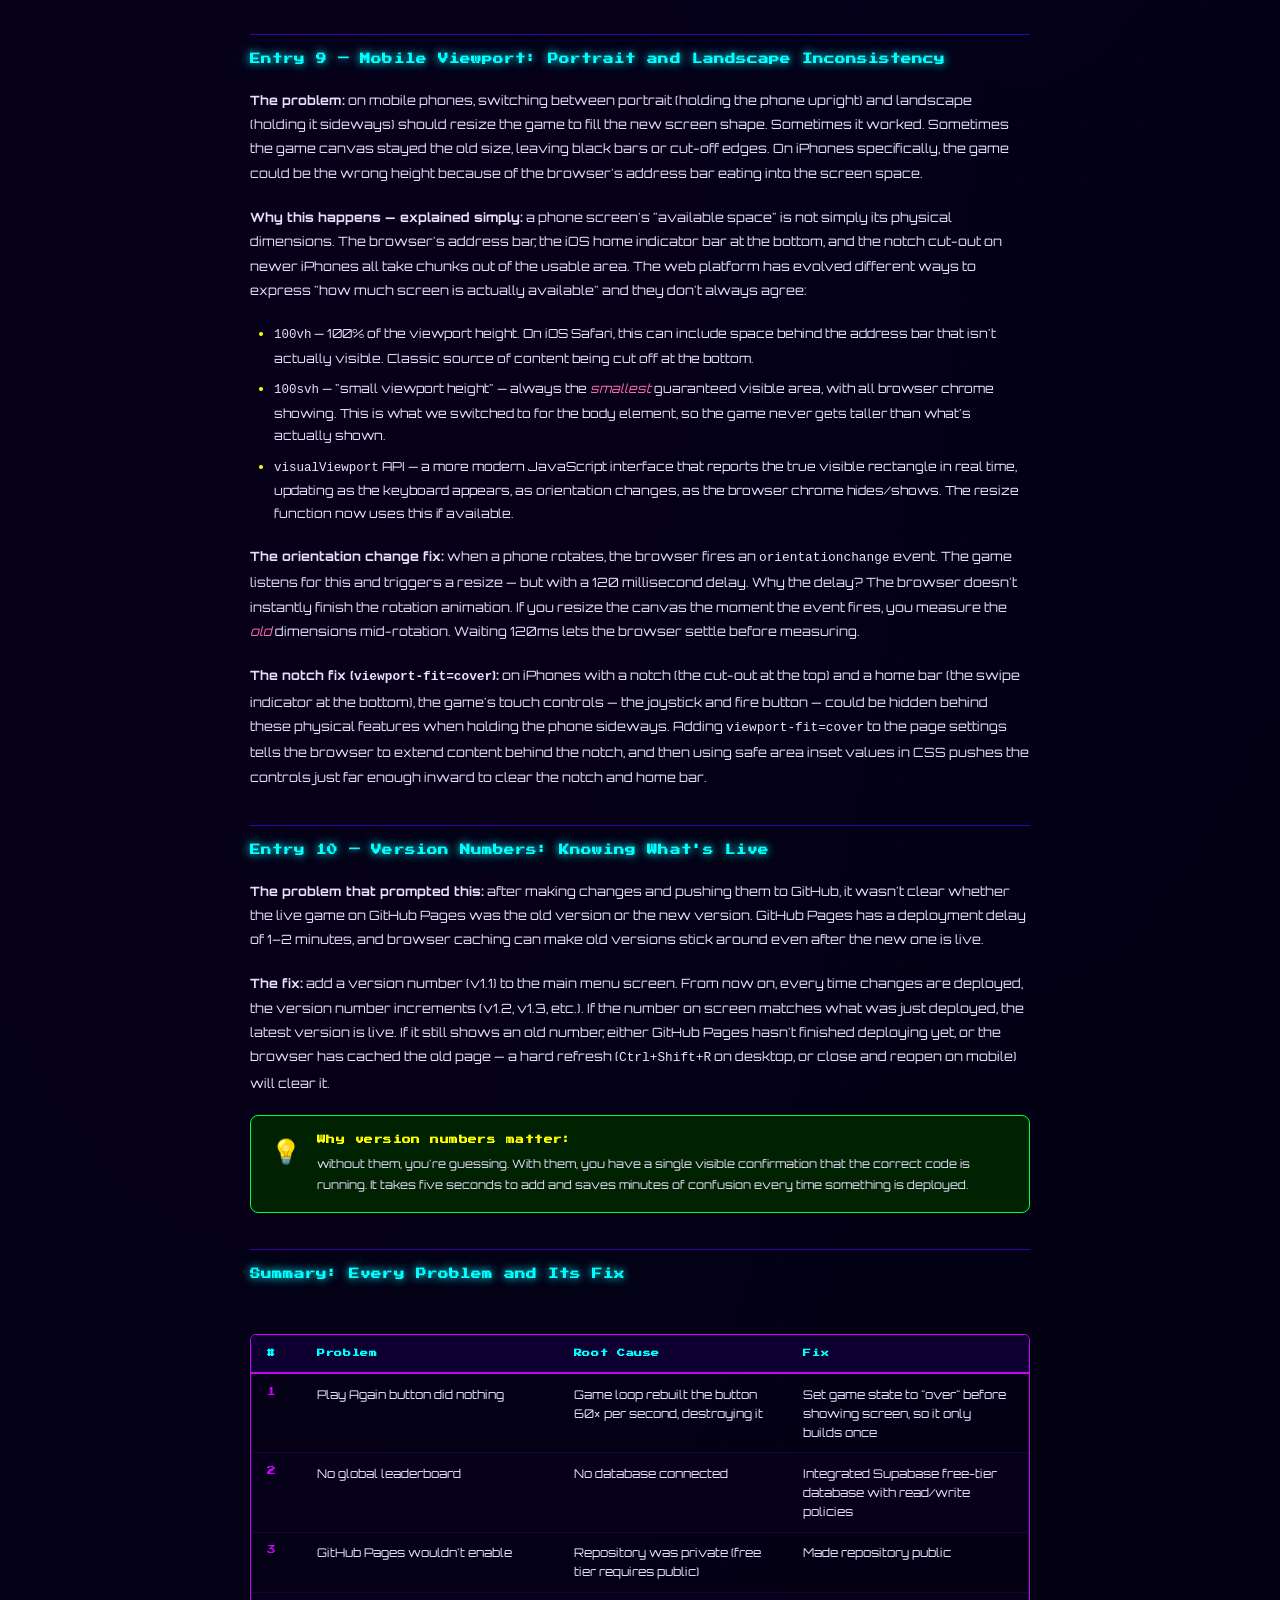
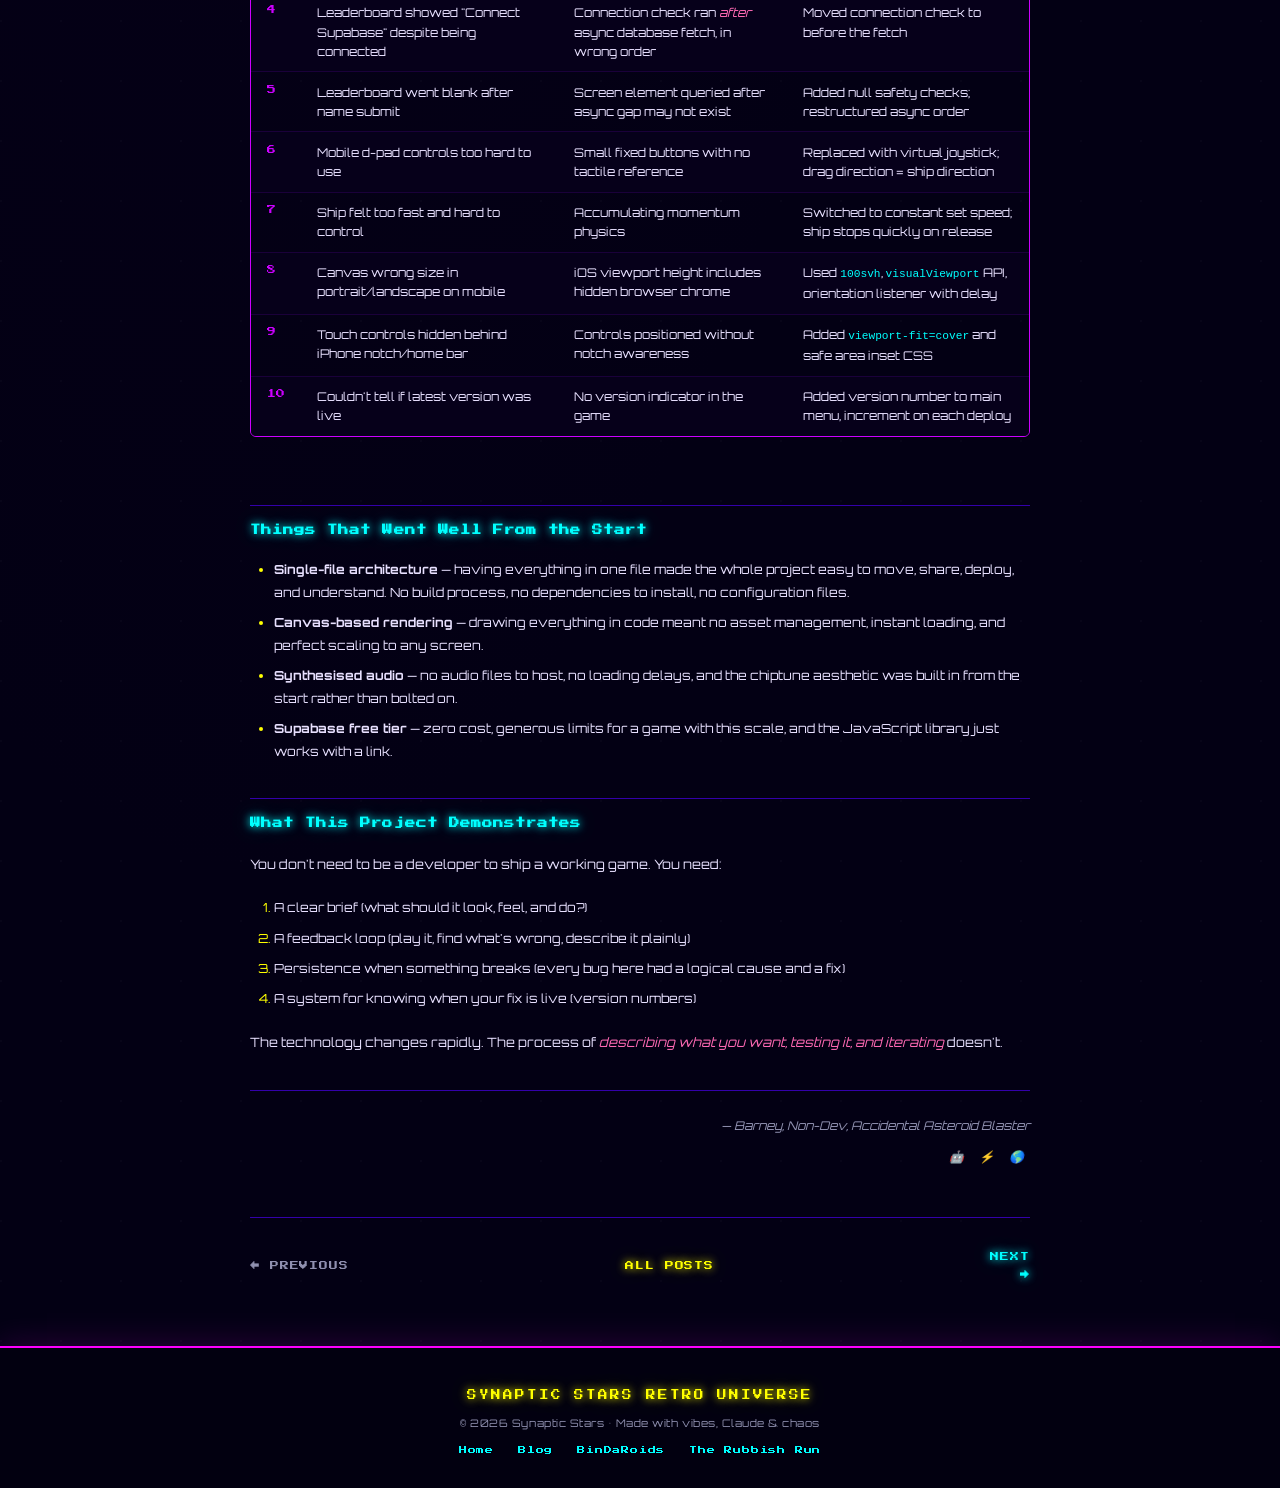
<file: docs/blog/post-002.html>
<!DOCTYPE html>
<html lang="en">
<head>
  <meta charset="UTF-8" />
  <meta name="viewport" content="width=device-width, initial-scale=1.0" />
  <meta name="description" content="Barney's BinDaRoids Build Journal — from 'I have an idea' to a live game on the internet. Every problem, every fix, every decision explained in plain English." />
  <title>Barney's BinDaRoids: Build Journal | Misadventures in Vibing | Synaptic Stars</title>
  <link rel="stylesheet" href="../css/style.css" />
  <link rel="stylesheet" href="../css/blog.css" />
  <link rel="preconnect" href="https://fonts.googleapis.com" />
  <link href="https://fonts.googleapis.com/css2?family=Press+Start+2P&family=Orbitron:wght@400;700;900&display=swap" rel="stylesheet" />
</head>
<body>

  <a href="#main-content" class="skip-link">Skip to main content</a>

  <div class="sound-control" role="region" aria-label="Sound controls">
    <button id="sound-toggle" class="sound-btn" aria-pressed="false" aria-label="Toggle site sounds on or off">
      <span class="sound-icon" aria-hidden="true">&#128266;</span>
      <span class="sound-label">SOUND: OFF</span>
    </button>
  </div>

  <header class="post-header" role="banner">
    <nav aria-label="Breadcrumb">
      <ol class="breadcrumb">
        <li><a href="../index.html">Home</a></li>
        <li aria-hidden="true">/</li>
        <li><a href="index.html">Blog</a></li>
        <li aria-hidden="true">/</li>
        <li aria-current="page">BinDaRoids Build Journal</li>
      </ol>
    </nav>
    <div class="post-header-content">
      <div class="post-meta-top">
        <span class="post-ep-badge">EP. 002</span>
        <span class="post-date-top">MARCH 2026</span>
      </div>
      <h1 class="post-title">Barney's BinDaRoids: Build Journal</h1>
      <p class="post-subtitle">From "I have an idea" to a live game on the internet. Every problem, every fix, and the reason why things needed changing — in plain English.</p>
    </div>
  </header>

  <main id="main-content" class="post-main">
    <div class="post-container">

      <article class="post-content" aria-label="Blog post content">

        <p class="post-intro">
          This is the behind-the-scenes story of building Barney's BinDaRoids — a custom browser game playable on any phone, tablet or computer, with a live global leaderboard. No app store. No downloads. Just a link.
        </p>

        <p>
          It was built entirely using AI (Claude Code), with a non-developer directing the decisions. Every problem that came up, every fix applied, and the reason <em>why</em> things needed changing is documented here — in plain English.
        </p>

        <h2>Entry 1 — The Brief</h2>

        <p>
          <strong>What we wanted:</strong> a web-based arcade game based on the classic <em>Asteroids</em> formula, but with personality. The ship would be Barney's bin wagon. The asteroids would be household rubbish — wheelie bins, recycling bins, black bags, old tellies. A bonus enemy rat ship would fly across occasionally for big points. Retro arcade visuals, chiptune music, sound effects, increasing difficulty per level, and it had to work on mobile, tablet and desktop without any installation.
        </p>

        <p>
          <strong>Why a browser game?</strong> Browser games run on absolutely any device with a web browser. No app store approval. No "only works on Android." You send someone a link and they're playing in seconds. For something fun and shareable, it's the ideal format.
        </p>

        <p>
          <strong>The core technology chosen:</strong>
        </p>
        <ul class="post-list">
          <li>A single HTML file containing everything — the visuals, the sounds, the game logic, all in one</li>
          <li>Canvas-based drawing (the game draws every single frame itself, like a flipbook, 60 times per second)</li>
          <li>Web Audio API for synthesised chiptune music and sound effects — no audio files needed, all generated mathematically on the fly</li>
          <li>Everything self-contained so it could be hosted anywhere for free</li>
        </ul>

        <h2>Entry 2 — Getting the Game Running</h2>

        <p>
          <strong>What was built first:</strong> the complete game in one session — the bin wagon ship (drawn programmatically as a green truck with Barney's face), five types of rubbish asteroid, the rat ship bonus enemy, particle explosion effects, floating score popups, a starfield background, chiptune music, and all the sound effects.
        </p>

        <p>
          <strong>Why draw everything in code rather than use images?</strong> Images would need to be hosted separately, loaded at the right time, and managed as files. Code-drawn graphics are instant, scale to any screen size perfectly, and mean the entire game is genuinely one file. The retro look also suits the arcade aesthetic.
        </p>

        <p>
          <strong>Why synthesise the music in code?</strong> Same reason — no audio files to host or load. The Web Audio API can generate waveforms mathematically. Square waves for the melody (classic 8-bit sound), sawtooth waves for the bass, noise bursts for explosions and thrust. Zero loading time.
        </p>

        <p>
          <strong>An interesting design constraint:</strong> the ship had to <em>feel</em> like a bin wagon — heavy, a bit slow to react, satisfying when it finally gets moving. Early physics used acceleration that built up over time, which created that tank-like feel.
        </p>

        <h2>Entry 3 — The Play Again Button Broke</h2>

        <p>
          <strong>The problem:</strong> after a game over, the Play Again button stopped working. Clicking it did nothing.
        </p>

        <p>
          <strong>Why it broke — explained simply:</strong> imagine a timer that counts down to zero, and when it hits zero it's supposed to show a "Game Over" screen <em>once</em>. The bug was that the timer hit zero, showed the screen, but the condition checking "has the timer hit zero?" was still true every frame after that. So every frame (60 times a second), the game was rebuilding the Game Over screen from scratch — including the button — destroying the button that had just been set up a fraction of a second earlier. By the time your finger reached to tap it, it had already been replaced thousands of times.
        </p>

        <p>
          <strong>The fix:</strong> before calling the "show game over screen" function, immediately flip the game's internal state to a new mode called "over" — a final resting state that the timer condition never checks again. The screen gets built exactly once, the button stays intact, and clicking it works.
        </p>

        <div class="post-callout post-callout--tip">
          <span class="callout-icon" aria-hidden="true">&#128161;</span>
          <div>
            <strong>The lesson:</strong> game loops run constantly. Any code that <em>should</em> run once needs an explicit "I've already done this" flag, otherwise it runs every frame forever.
          </div>
        </div>

        <h2>Entry 4 — Adding a High Score Leaderboard</h2>

        <p>
          <strong>What we wanted:</strong> a global leaderboard — not just local scores saved on your own device, but a real shared table where anyone in the world who plays can appear. After game over, you type your name, it saves to a database, and you see the top 10 alongside yours.
        </p>

        <p>
          <strong>The technology chosen — Supabase:</strong> Supabase is a free online database service. Think of it like a spreadsheet in the cloud that your game can read from and write to. The game sends your name, score, and level to Supabase after every game over. When the leaderboard loads, it asks Supabase for the top 10 scores, sorted highest first.
        </p>

        <p>
          <strong>The security setup required:</strong> databases need rules about who can do what. For this game:
        </p>
        <ul class="post-list">
          <li>Anyone can <em>read</em> the scores (so the leaderboard is public)</li>
          <li>Anyone can <em>write</em> a new score (so players can submit)</li>
          <li>Nobody can <em>delete or edit</em> other people's scores</li>
        </ul>
        <p>
          These rules are called Row Level Security policies. Without them, the database rejects all requests by default — a sensible "deny everything until you explicitly allow it" approach.
        </p>

        <p>
          <strong>Why Supabase rather than something else?</strong> It has a generous free tier, a clean interface for setting up tables, and a JavaScript library that the game can load directly from the internet without any installation. The whole integration is about 20 lines of code.
        </p>

        <h2>Entry 5 — GitHub Pages: The Publishing Problem</h2>

        <p>
          <strong>What we wanted:</strong> publish the game to a public URL so anyone with the link can play it. GitHub Pages is a free hosting service that turns a code repository into a live website.
        </p>

        <p>
          <strong>The problem that appeared:</strong> after enabling GitHub Pages in the settings, the button was greyed out with a message: <em>"Upgrade or make this repository public to enable Pages."</em>
        </p>

        <p>
          <strong>Why it happened:</strong> GitHub's free tier only allows GitHub Pages on <em>public</em> repositories. The game's code repository was set to private (hidden from the internet), which blocked the hosting service entirely.
        </p>

        <p>
          <strong>The decision:</strong> make the repository public. This meant anyone could see the source code of the game — but for a fun browser game with no sensitive data, that's completely fine. The trade-off: free hosting forever vs. keeping code private (which would require a paid plan).
        </p>

        <p>
          <strong>What "public repository" actually means:</strong> the code is visible if someone specifically goes looking for it. The game's URL stays the same. Players just click the link and play — they never see the code. It's the same as how most open-source software works.
        </p>

        <h2>Entry 6 — The Leaderboard That Wouldn't Show</h2>

        <p>
          <strong>The problem:</strong> even after Supabase was configured with real credentials, the leaderboard screen would either show a "Connect Supabase" message (wrong — it <em>was</em> connected) or go completely blank after submitting a name.
        </p>

        <p>
          Two separate bugs were causing this.
        </p>

        <p>
          <strong>Bug 1 — Wrong order of checks:</strong> the code was doing things in this order:
        </p>
        <ol class="post-list">
          <li>Show the leaderboard screen (with a "Loading..." message)</li>
          <li>Go off to the internet to fetch scores (this takes a moment)</li>
          <li><em>While waiting</em>, check whether Supabase is even connected</li>
        </ol>
        <p>
          Step 3 should have happened <em>before</em> step 2. By the time the check ran, the internet fetch had already started. If the connection check said "not connected," the code tried to update a "Loading..." text on screen — but by then, the screen layout might have shifted and that piece of text no longer existed where the code expected it. The result: a silent crash, nothing displayed.
        </p>
        <p>
          <strong>The fix:</strong> move the connection check to <em>before</em> the internet fetch. If not connected, immediately show the local score. If connected, <em>then</em> go fetch scores.
        </p>

        <p>
          <strong>Bug 2 — The Supabase library not loading:</strong> the Supabase JavaScript code is loaded from an external CDN (a delivery network on the internet). If that CDN was slow or the browser blocked it, the game would start without Supabase available at all — and silently fall back to "not connected" mode with no error shown to the player.
        </p>
        <p>
          <strong>The fix for reliability:</strong> add null safety checks throughout — any time the code tries to update the screen after an internet operation, it first confirms the screen element still exists before touching it.
        </p>

        <h2>Entry 7 — Mobile Controls: The D-Pad Problem</h2>

        <p>
          <strong>The original mobile controls:</strong> five circular buttons arranged like a cross — left, right, up (thrust), down (brake), and a fire button. Functional, but awkward. Your thumb had to hit precise small targets while also watching the screen. Changing direction meant lifting your thumb, repositioning, and pressing a different button.
        </p>

        <p>
          <strong>Why this was genuinely hard to use:</strong> the original Asteroids cabinet had a physical joystick with tactile feedback — you could feel which way you were pushing without looking. On a touchscreen, there's no physical reference point. Your thumb drifts. You think you're pressing "thrust" but you've drifted onto "right." The game gets frustrating.
        </p>

        <p>
          <strong>The solution — a virtual joystick:</strong> replace the five buttons with a single circle. You press anywhere inside it and drag in the direction you want to go. Push up-left to rotate left while thrusting. Push down to brake. The position of your thumb within the circle is read continuously, and the game responds proportionally.
        </p>

        <p>
          <strong>Why this works better:</strong> your thumb always stays in the same zone — the joystick base. There's no need to lift and reposition. Diagonal inputs (thrust while turning) happen naturally. The game becomes much more about the action on screen and much less about finding the right button.
        </p>

        <p>
          The fire button was kept as a separate button on the right side, because shooting is a deliberate separate action and benefits from a dedicated tap.
        </p>

        <p>
          <strong>How the joystick knows what you're doing:</strong> the game tracks the distance and direction from the joystick's centre to where your thumb currently is. Past a small dead zone (to ignore accidental micro-movements), it translates the position into left/right/up/down signals — the same signals the keyboard arrow keys send on desktop.
        </p>

        <h2>Entry 8 — Ship Speed: From Physics Simulation to Feel</h2>

        <p>
          <strong>The original ship physics:</strong> classic Asteroids uses real momentum simulation. Press thrust and you <em>add</em> to your current speed in that direction. Release thrust and you drift. In the original game, this is the whole point — managing your drift is the skill.
        </p>

        <p>
          <strong>Why it wasn't working well here:</strong> on a small touch screen with a virtual joystick, managing momentum adds a layer of difficulty that fights the controls rather than complementing them. You'd thrust to avoid a bin, release the joystick, and continue drifting toward another bin that appeared from a different direction. The ship felt out of control.
        </p>

        <p>
          <strong>The change:</strong> switch from <em>accumulating</em> speed to <em>constant</em> speed. When thrust is active, the ship moves at exactly 4 pixels per frame in the direction it's facing — no more, no less. When thrust is released, it coasts briefly (the existing speed fades quickly) and then stops. There's no momentum to manage.
        </p>

        <p>
          <strong>What this changes about the game feel:</strong> the ship becomes more predictable. You press toward something and it goes there. You release and it stops shortly after. The skill shifts from physics management to navigation and aim — which works better on a touch screen.
        </p>

        <p>
          The brake button still exists and now acts as an emergency stop (faster fade), useful when you're about to overshoot into a bin.
        </p>

        <h2>Entry 9 — Mobile Viewport: Portrait and Landscape Inconsistency</h2>

        <p>
          <strong>The problem:</strong> on mobile phones, switching between portrait (holding the phone upright) and landscape (holding it sideways) should resize the game to fill the new screen shape. Sometimes it worked. Sometimes the game canvas stayed the old size, leaving black bars or cut-off edges. On iPhones specifically, the game could be the wrong height because of the browser's address bar eating into the screen space.
        </p>

        <p>
          <strong>Why this happens — explained simply:</strong> a phone screen's "available space" is not simply its physical dimensions. The browser's address bar, the iOS home indicator bar at the bottom, and the notch cut-out on newer iPhones all take chunks out of the usable area. The web platform has evolved different ways to express "how much screen is actually available" and they don't always agree:
        </p>

        <ul class="post-list">
          <li><code>100vh</code> — 100% of the viewport height. On iOS Safari, this can include space behind the address bar that isn't actually visible. Classic source of content being cut off at the bottom.</li>
          <li><code>100svh</code> — "small viewport height" — always the <em>smallest</em> guaranteed visible area, with all browser chrome showing. This is what we switched to for the body element, so the game never gets taller than what's actually shown.</li>
          <li><code>visualViewport</code> API — a more modern JavaScript interface that reports the true visible rectangle in real time, updating as the keyboard appears, as orientation changes, as the browser chrome hides/shows. The resize function now uses this if available.</li>
        </ul>

        <p>
          <strong>The orientation change fix:</strong> when a phone rotates, the browser fires an <code>orientationchange</code> event. The game listens for this and triggers a resize — but with a 120 millisecond delay. Why the delay? The browser doesn't instantly finish the rotation animation. If you resize the canvas the moment the event fires, you measure the <em>old</em> dimensions mid-rotation. Waiting 120ms lets the browser settle before measuring.
        </p>

        <p>
          <strong>The notch fix (<code>viewport-fit=cover</code>):</strong> on iPhones with a notch (the cut-out at the top) and a home bar (the swipe indicator at the bottom), the game's touch controls — the joystick and fire button — could be hidden behind these physical features when holding the phone sideways. Adding <code>viewport-fit=cover</code> to the page settings tells the browser to extend content behind the notch, and then using safe area inset values in CSS pushes the controls just far enough inward to clear the notch and home bar.
        </p>

        <h2>Entry 10 — Version Numbers: Knowing What's Live</h2>

        <p>
          <strong>The problem that prompted this:</strong> after making changes and pushing them to GitHub, it wasn't clear whether the live game on GitHub Pages was the old version or the new version. GitHub Pages has a deployment delay of 1–2 minutes, and browser caching can make old versions stick around even after the new one is live.
        </p>

        <p>
          <strong>The fix:</strong> add a version number (v1.1) to the main menu screen. From now on, every time changes are deployed, the version number increments (v1.2, v1.3, etc.). If the number on screen matches what was just deployed, the latest version is live. If it still shows an old number, either GitHub Pages hasn't finished deploying yet, or the browser has cached the old page — a hard refresh (<code>Ctrl+Shift+R</code> on desktop, or close and reopen on mobile) will clear it.
        </p>

        <div class="post-callout post-callout--tip">
          <span class="callout-icon" aria-hidden="true">&#128161;</span>
          <div>
            <strong>Why version numbers matter:</strong> without them, you're guessing. With them, you have a single visible confirmation that the correct code is running. It takes five seconds to add and saves minutes of confusion every time something is deployed.
          </div>
        </div>

        <h2>Summary: Every Problem and Its Fix</h2>

        <div class="post-table-wrap" role="region" aria-label="Summary table of bugs and fixes" tabindex="0">
          <table class="post-table">
            <thead>
              <tr>
                <th>#</th>
                <th>Problem</th>
                <th>Root Cause</th>
                <th>Fix</th>
              </tr>
            </thead>
            <tbody>
              <tr>
                <td>1</td>
                <td>Play Again button did nothing</td>
                <td>Game loop rebuilt the button 60× per second, destroying it</td>
                <td>Set game state to "over" before showing screen, so it only builds once</td>
              </tr>
              <tr>
                <td>2</td>
                <td>No global leaderboard</td>
                <td>No database connected</td>
                <td>Integrated Supabase free-tier database with read/write policies</td>
              </tr>
              <tr>
                <td>3</td>
                <td>GitHub Pages wouldn't enable</td>
                <td>Repository was private (free tier requires public)</td>
                <td>Made repository public</td>
              </tr>
              <tr>
                <td>4</td>
                <td>Leaderboard showed "Connect Supabase" despite being connected</td>
                <td>Connection check ran <em>after</em> async database fetch, in wrong order</td>
                <td>Moved connection check to before the fetch</td>
              </tr>
              <tr>
                <td>5</td>
                <td>Leaderboard went blank after name submit</td>
                <td>Screen element queried after async gap may not exist</td>
                <td>Added null safety checks; restructured async order</td>
              </tr>
              <tr>
                <td>6</td>
                <td>Mobile d-pad controls too hard to use</td>
                <td>Small fixed buttons with no tactile reference</td>
                <td>Replaced with virtual joystick; drag direction = ship direction</td>
              </tr>
              <tr>
                <td>7</td>
                <td>Ship felt too fast and hard to control</td>
                <td>Accumulating momentum physics</td>
                <td>Switched to constant set speed; ship stops quickly on release</td>
              </tr>
              <tr>
                <td>8</td>
                <td>Canvas wrong size in portrait/landscape on mobile</td>
                <td>iOS viewport height includes hidden browser chrome</td>
                <td>Used <code>100svh</code>, <code>visualViewport</code> API, orientation listener with delay</td>
              </tr>
              <tr>
                <td>9</td>
                <td>Touch controls hidden behind iPhone notch/home bar</td>
                <td>Controls positioned without notch awareness</td>
                <td>Added <code>viewport-fit=cover</code> and safe area inset CSS</td>
              </tr>
              <tr>
                <td>10</td>
                <td>Couldn't tell if latest version was live</td>
                <td>No version indicator in the game</td>
                <td>Added version number to main menu, increment on each deploy</td>
              </tr>
            </tbody>
          </table>
        </div>

        <h2>Things That Went Well From the Start</h2>

        <ul class="post-list">
          <li><strong>Single-file architecture</strong> — having everything in one file made the whole project easy to move, share, deploy, and understand. No build process, no dependencies to install, no configuration files.</li>
          <li><strong>Canvas-based rendering</strong> — drawing everything in code meant no asset management, instant loading, and perfect scaling to any screen.</li>
          <li><strong>Synthesised audio</strong> — no audio files to host, no loading delays, and the chiptune aesthetic was built in from the start rather than bolted on.</li>
          <li><strong>Supabase free tier</strong> — zero cost, generous limits for a game with this scale, and the JavaScript library just works with a link.</li>
        </ul>

        <h2>What This Project Demonstrates</h2>

        <p>
          You don't need to be a developer to ship a working game. You need:
        </p>

        <ol class="post-list">
          <li>A clear brief (what should it look, feel, and do?)</li>
          <li>A feedback loop (play it, find what's wrong, describe it plainly)</li>
          <li>Persistence when something breaks (every bug here had a logical cause and a fix)</li>
          <li>A system for knowing when your fix is live (version numbers)</li>
        </ol>

        <p>
          The technology changes rapidly. The process of <em>describing what you want, testing it, and iterating</em> doesn't.
        </p>

        <div class="post-sign-off">
          <p>— Barney, Non-Dev, Accidental Asteroid Blaster</p>
          <p class="sign-off-emoji" aria-hidden="true">&#129302; &#9889; &#127758;</p>
        </div>

      </article>

      <!-- Post navigation -->
      <nav class="post-nav" aria-label="Post navigation">
        <a href="post-001.html" class="post-nav-prev" aria-label="Previous post: I Made a Video Game and I Can't Code">
          <span aria-hidden="true">&#8592;</span> PREVIOUS
        </a>
        <a href="index.html" class="post-nav-all">ALL POSTS</a>
        <a href="post-003.html" class="post-nav-next" aria-label="Next post: Building the Lair">
          NEXT <span aria-hidden="true">&#8594;</span>
        </a>
      </nav>

    </div>
  </main>

  <footer class="site-footer" role="contentinfo">
    <div class="footer-inner">
      <p class="footer-title">SYNAPTIC STARS RETRO UNIVERSE</p>
      <p class="footer-copy">&copy; 2026 Synaptic Stars &bull; Made with vibes, Claude &amp; chaos</p>
      <nav class="footer-nav" aria-label="Footer navigation">
        <a href="../index.html">Home</a>
        <a href="index.html">Blog</a>
        <a href="https://synapticstar101.github.io/Barneys-BinDaRoids/" target="_blank" rel="noopener noreferrer">BinDaRoids</a>
        <a href="https://synapticstar101.github.io/Barneys-bins/" target="_blank" rel="noopener noreferrer">The Rubbish Run</a>
      </nav>
    </div>
  </footer>

  <script src="../js/sounds.js"></script>
  <script src="../js/main.js"></script>
</body>
</html>
</file>
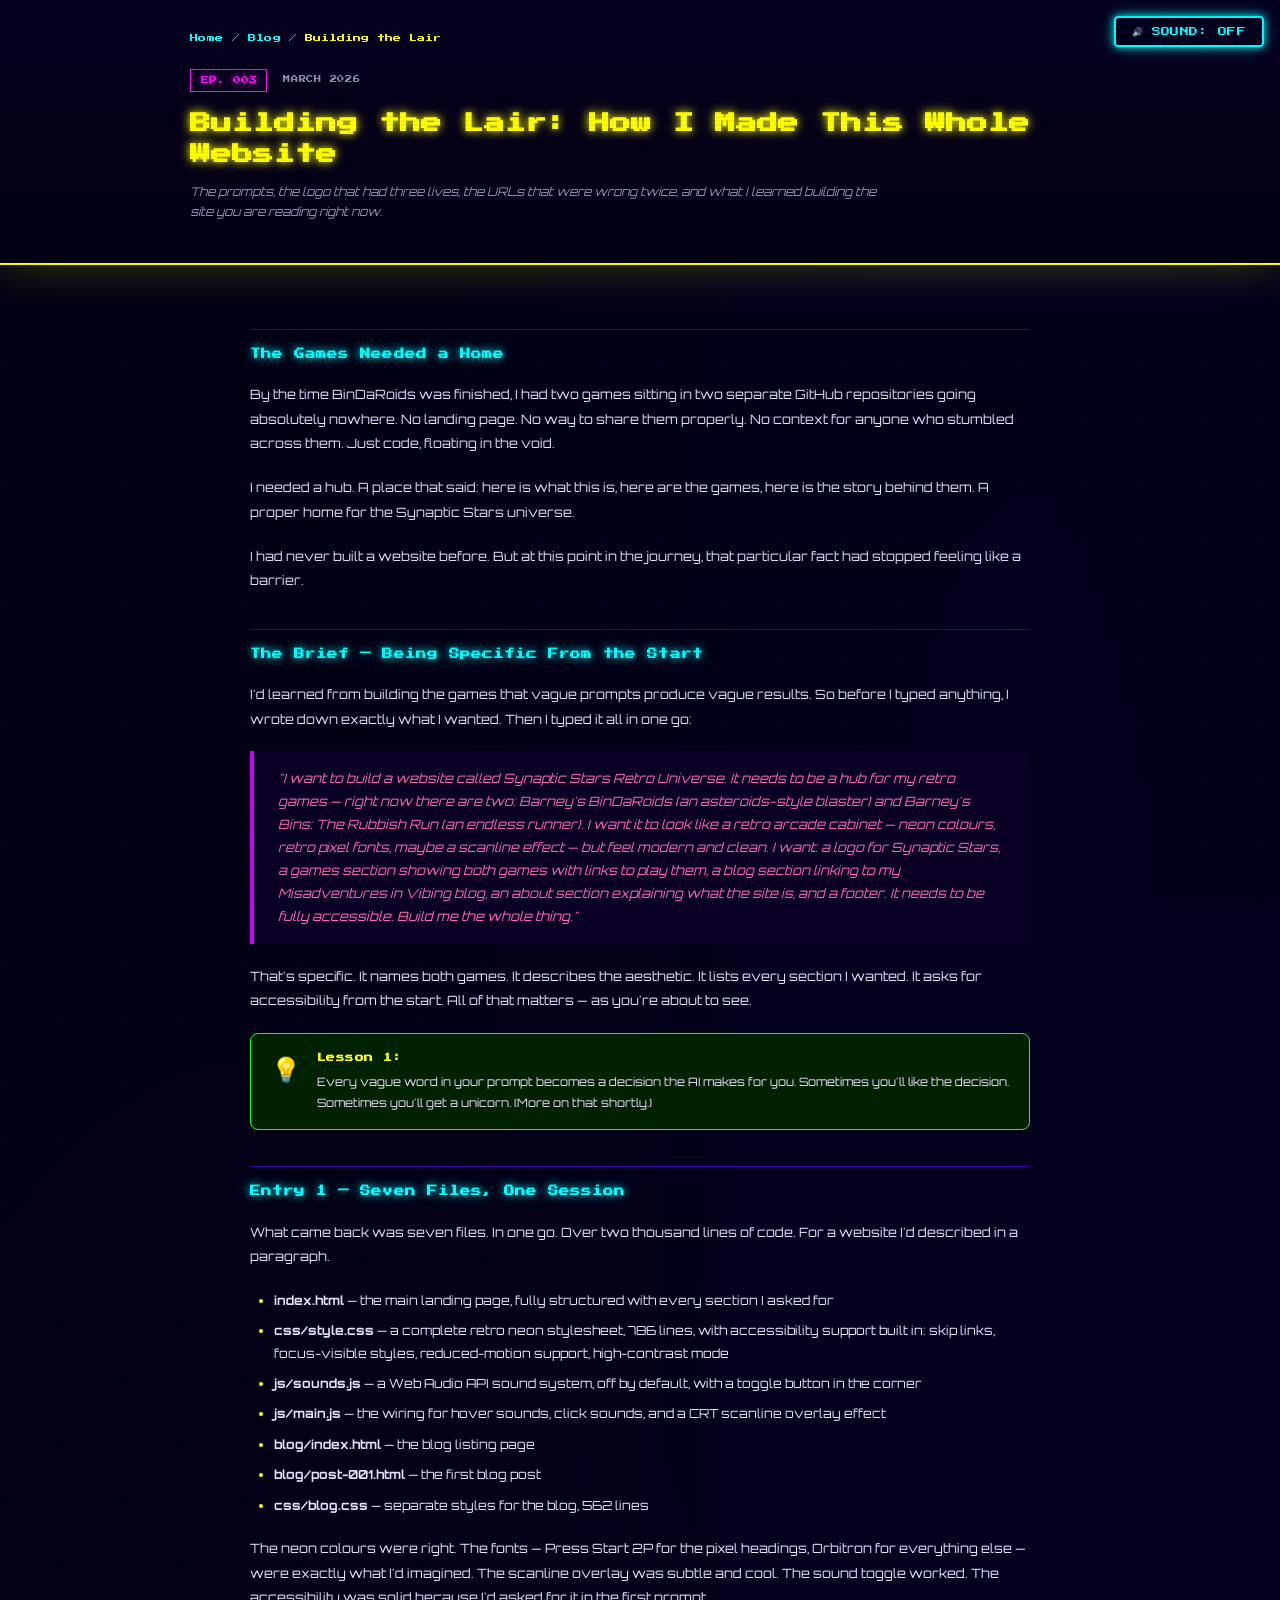
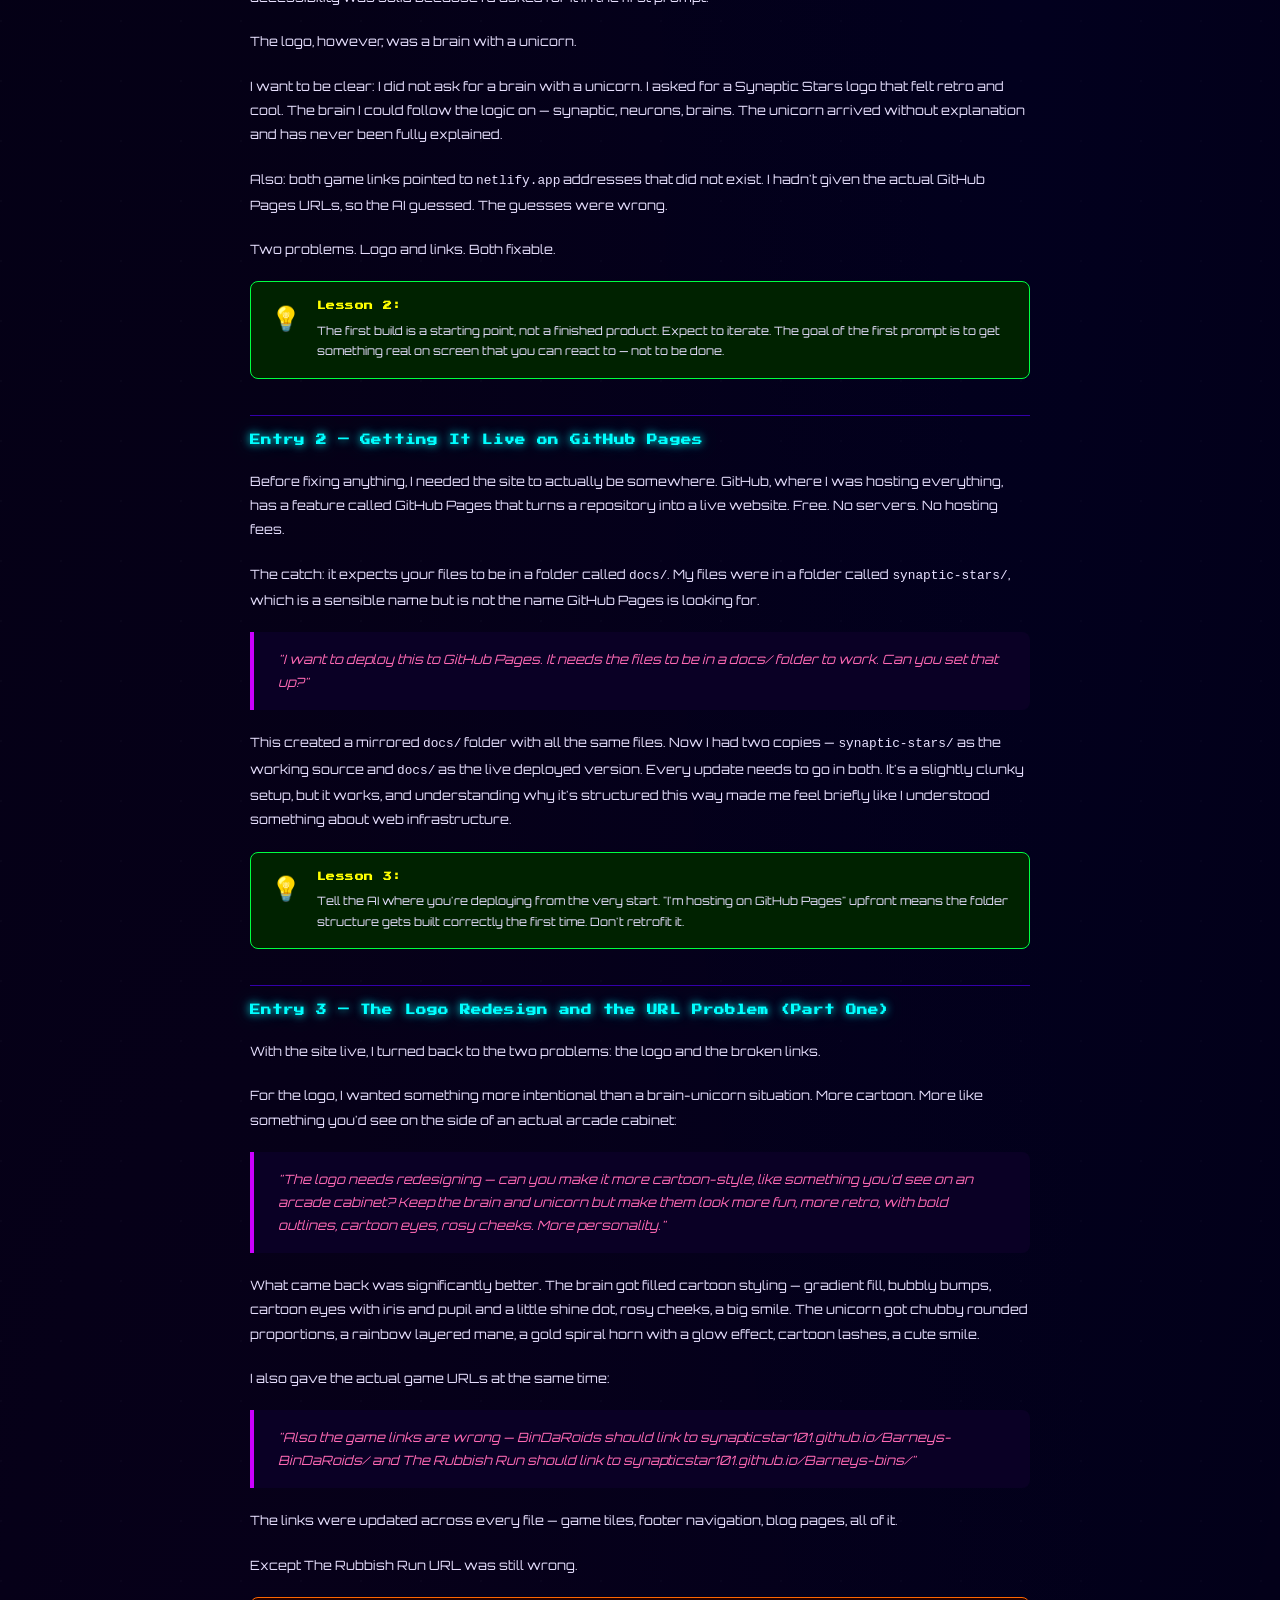
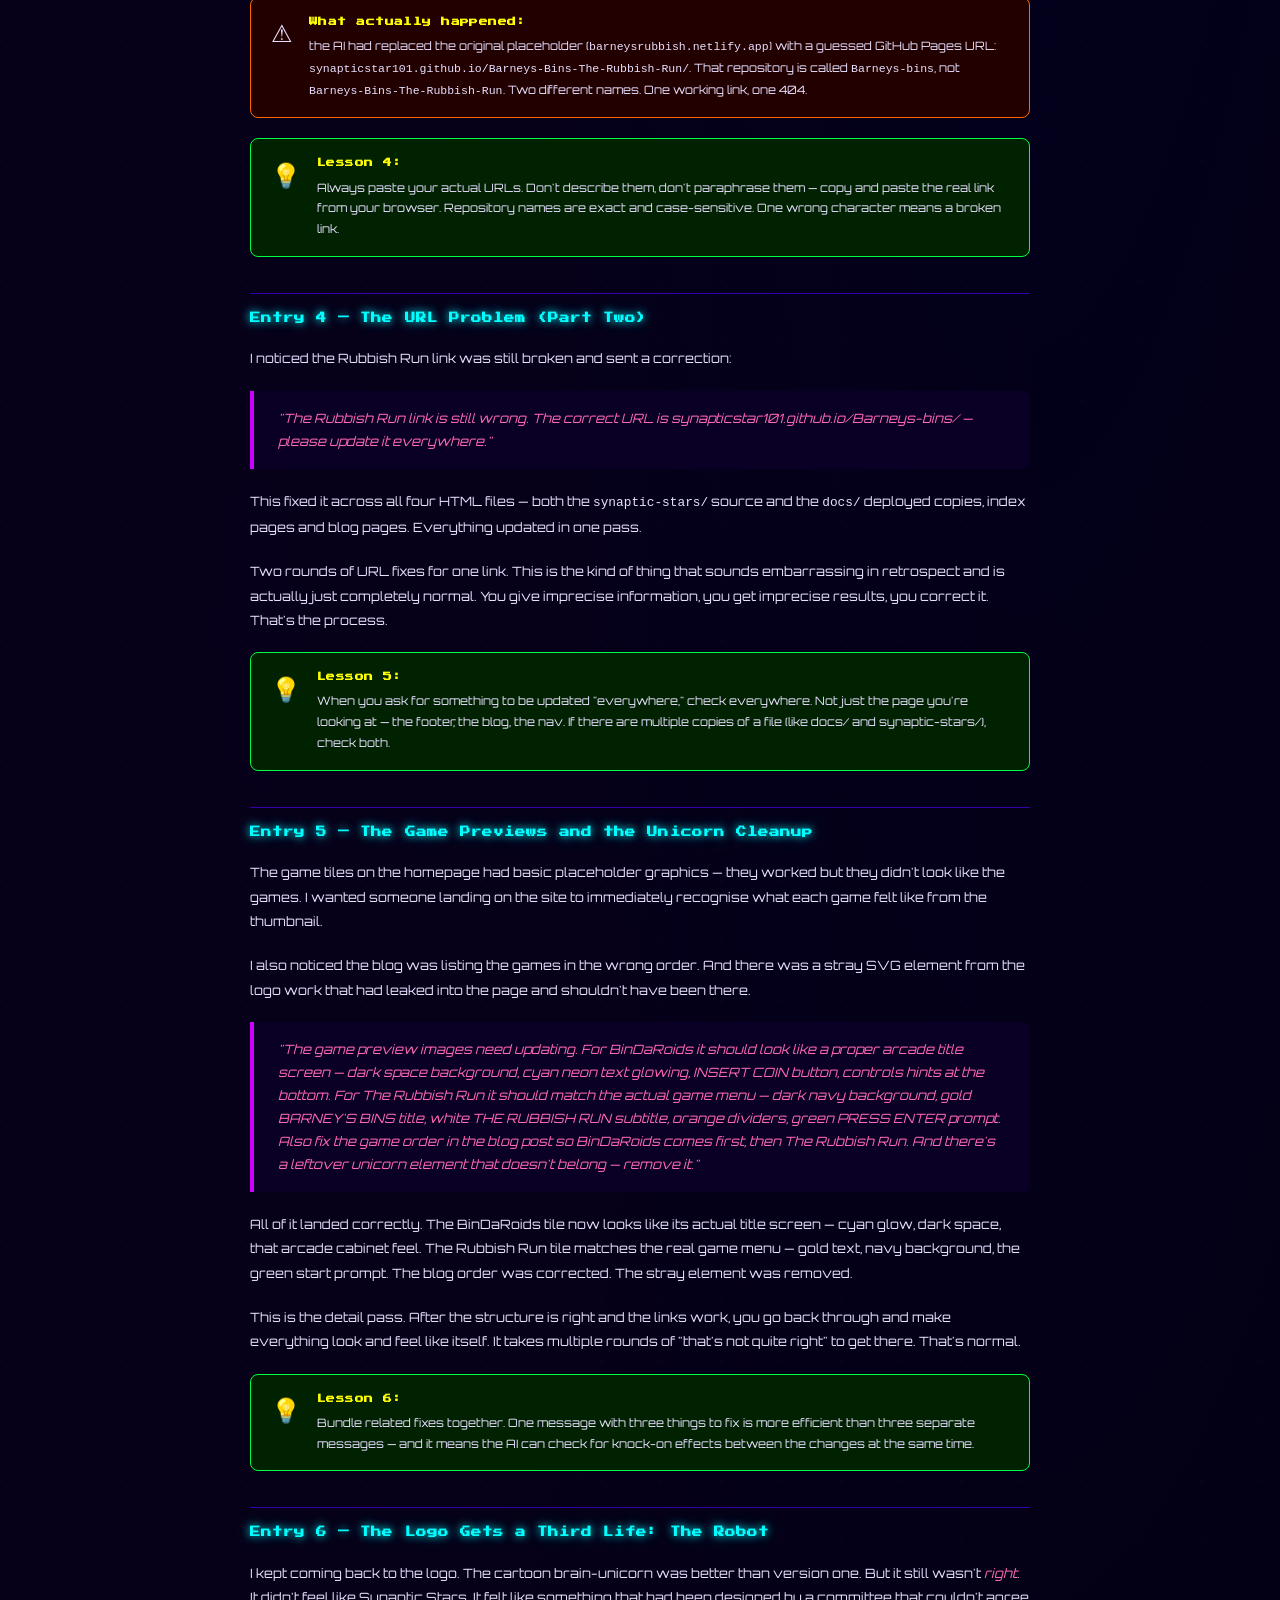
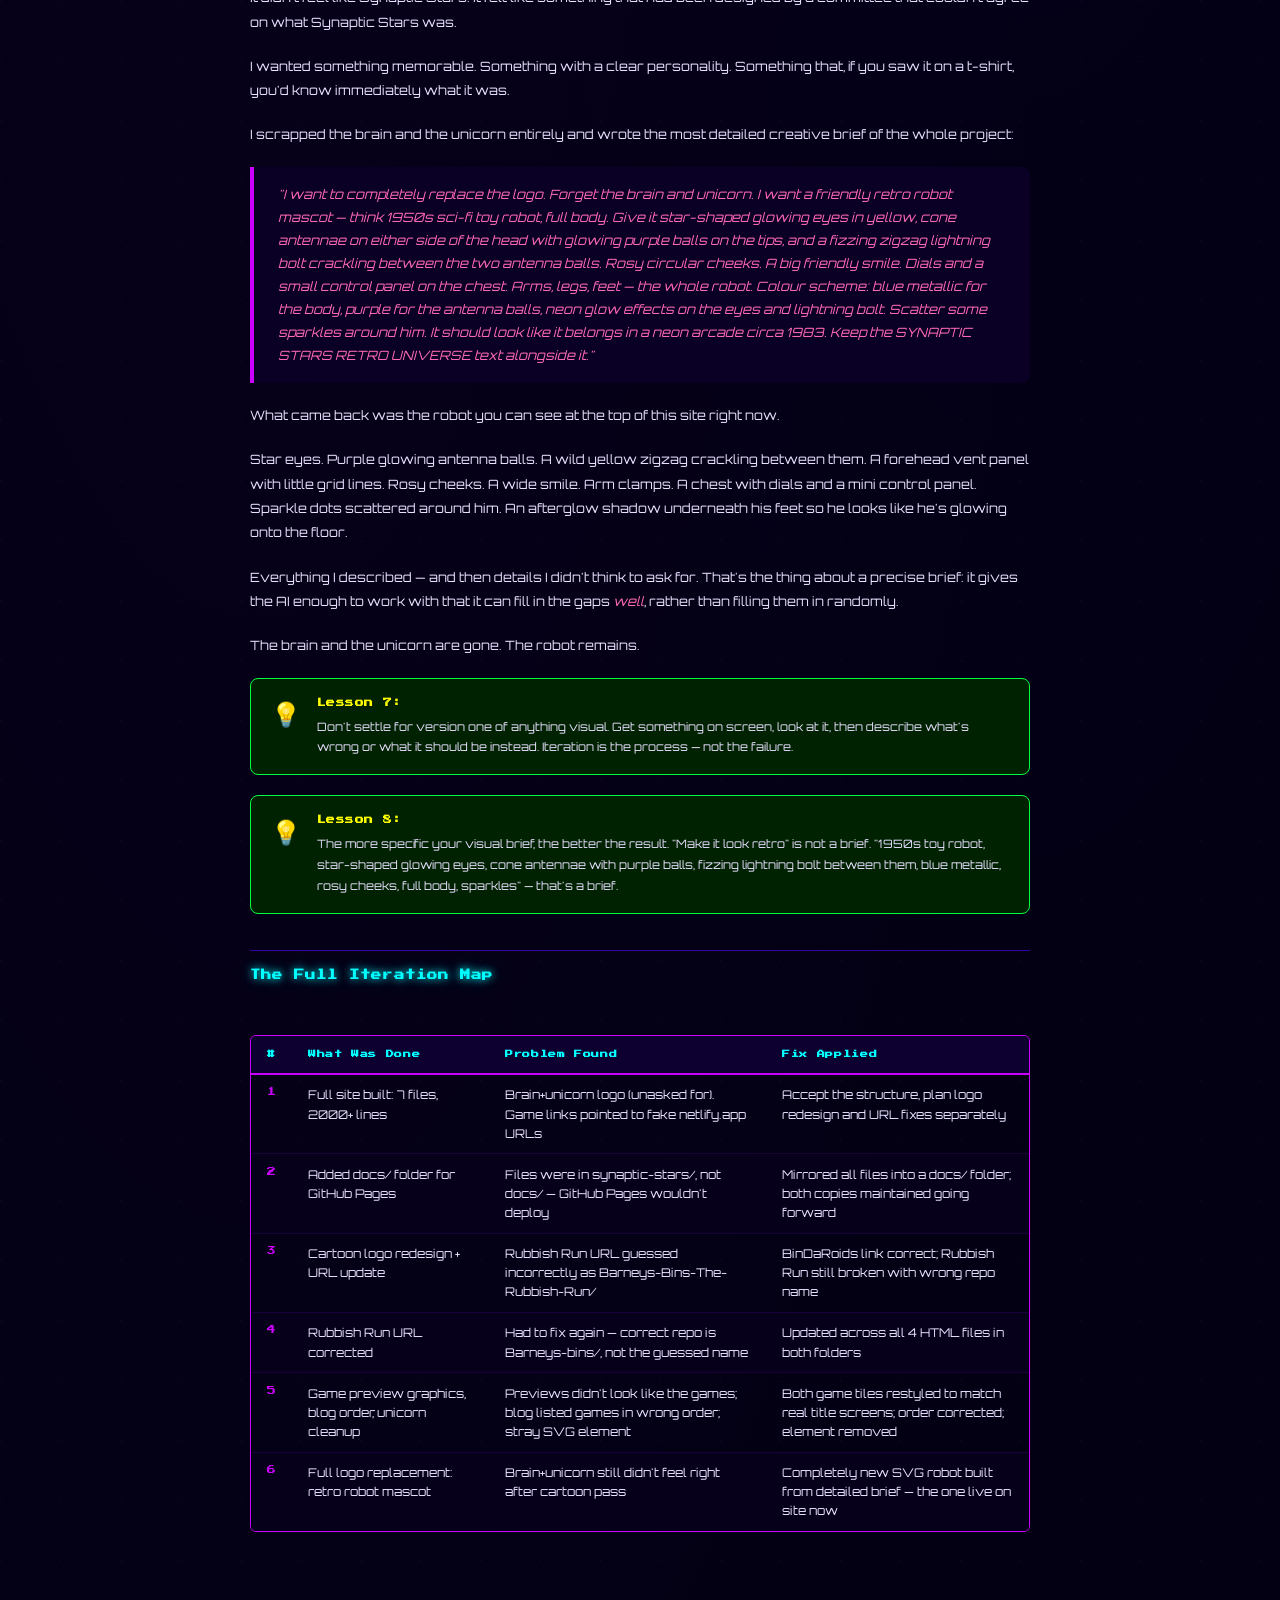
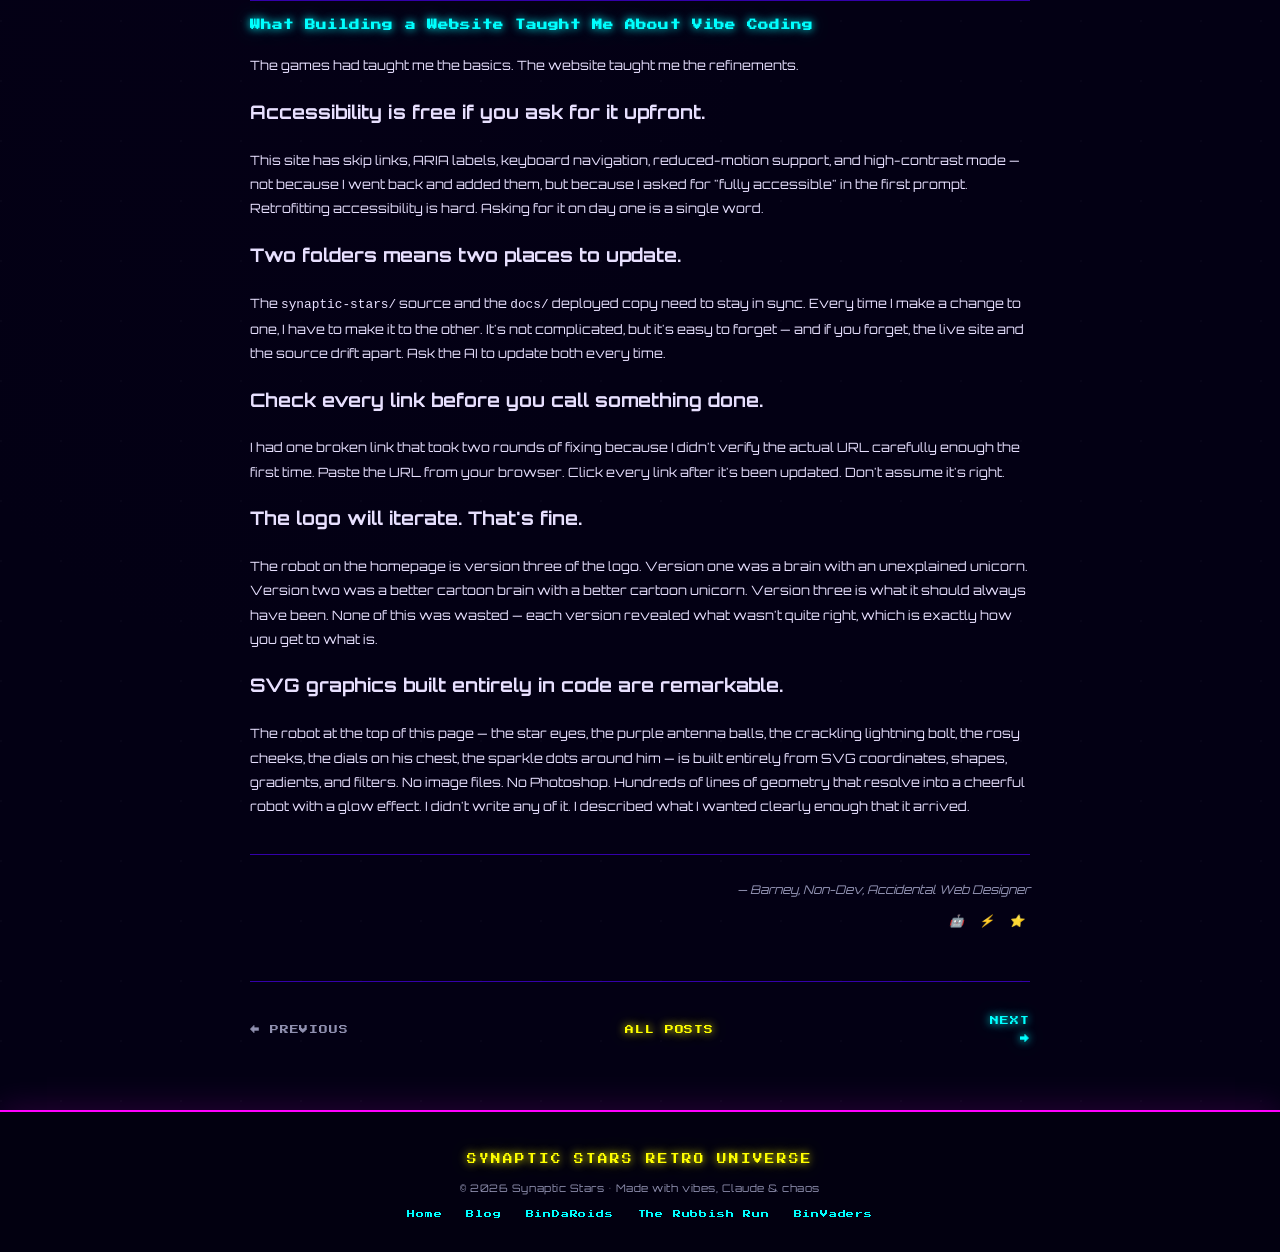
<file: docs/blog/post-003.html>
<!DOCTYPE html>
<html lang="en">
<head>
  <meta charset="UTF-8" />
  <meta name="viewport" content="width=device-width, initial-scale=1.0" />
  <meta name="description" content="Building the Lair: How I vibe coded the entire Synaptic Stars website — the prompts, the logo disasters, the broken URLs, and what I learned." />
  <title>Building the Lair: How I Made This Whole Website | Misadventures in Vibing | Synaptic Stars</title>
  <link rel="stylesheet" href="../css/style.css" />
  <link rel="stylesheet" href="../css/blog.css" />
  <link rel="preconnect" href="https://fonts.googleapis.com" />
  <link href="https://fonts.googleapis.com/css2?family=Press+Start+2P&family=Orbitron:wght@400;700;900&display=swap" rel="stylesheet" />
</head>
<body>

  <a href="#main-content" class="skip-link">Skip to main content</a>

  <div class="sound-control" role="region" aria-label="Sound controls">
    <button id="sound-toggle" class="sound-btn" aria-pressed="false" aria-label="Toggle site sounds on or off">
      <span class="sound-icon" aria-hidden="true">&#128266;</span>
      <span class="sound-label">SOUND: OFF</span>
    </button>
  </div>

  <header class="post-header" role="banner">
    <nav aria-label="Breadcrumb">
      <ol class="breadcrumb">
        <li><a href="../index.html">Home</a></li>
        <li aria-hidden="true">/</li>
        <li><a href="index.html">Blog</a></li>
        <li aria-hidden="true">/</li>
        <li aria-current="page">Building the Lair</li>
      </ol>
    </nav>
    <div class="post-header-content">
      <div class="post-meta-top">
        <span class="post-ep-badge">EP. 003</span>
        <span class="post-date-top">MARCH 2026</span>
      </div>
      <h1 class="post-title">Building the Lair: How I Made This Whole Website</h1>
      <p class="post-subtitle">The prompts, the logo that had three lives, the URLs that were wrong twice, and what I learned building the site you are reading right now.</p>
    </div>
  </header>

  <main id="main-content" class="post-main">
    <div class="post-container">

      <article class="post-content" aria-label="Blog post content">

        <h2>The Games Needed a Home</h2>

        <p>
          By the time BinDaRoids was finished, I had two games sitting in two separate GitHub repositories going absolutely nowhere. No landing page. No way to share them properly. No context for anyone who stumbled across them. Just code, floating in the void.
        </p>

        <p>
          I needed a hub. A place that said: here is what this is, here are the games, here is the story behind them. A proper home for the Synaptic Stars universe.
        </p>

        <p>
          I had never built a website before. But at this point in the journey, that particular fact had stopped feeling like a barrier.
        </p>

        <h2>The Brief — Being Specific From the Start</h2>

        <p>
          I'd learned from building the games that vague prompts produce vague results. So before I typed anything, I wrote down exactly what I wanted. Then I typed it all in one go:
        </p>

        <blockquote class="post-quote">
          "I want to build a website called Synaptic Stars Retro Universe. It needs to be a hub for my retro games — right now there are two: Barney's BinDaRoids (an asteroids-style blaster) and Barney's Bins: The Rubbish Run (an endless runner). I want it to look like a retro arcade cabinet — neon colours, retro pixel fonts, maybe a scanline effect — but feel modern and clean. I want: a logo for Synaptic Stars, a games section showing both games with links to play them, a blog section linking to my Misadventures in Vibing blog, an about section explaining what the site is, and a footer. It needs to be fully accessible. Build me the whole thing."
        </blockquote>

        <p>
          That's specific. It names both games. It describes the aesthetic. It lists every section I wanted. It asks for accessibility from the start. All of that matters — as you're about to see.
        </p>

        <div class="post-callout post-callout--tip">
          <span class="callout-icon" aria-hidden="true">&#128161;</span>
          <div>
            <strong>Lesson 1:</strong> Every vague word in your prompt becomes a decision the AI makes for you. Sometimes you'll like the decision. Sometimes you'll get a unicorn. (More on that shortly.)
          </div>
        </div>

        <h2>Entry 1 — Seven Files, One Session</h2>

        <p>
          What came back was seven files. In one go. Over two thousand lines of code. For a website I'd described in a paragraph.
        </p>

        <ul class="post-list">
          <li><strong>index.html</strong> — the main landing page, fully structured with every section I asked for</li>
          <li><strong>css/style.css</strong> — a complete retro neon stylesheet, 786 lines, with accessibility support built in: skip links, focus-visible styles, reduced-motion support, high-contrast mode</li>
          <li><strong>js/sounds.js</strong> — a Web Audio API sound system, off by default, with a toggle button in the corner</li>
          <li><strong>js/main.js</strong> — the wiring for hover sounds, click sounds, and a CRT scanline overlay effect</li>
          <li><strong>blog/index.html</strong> — the blog listing page</li>
          <li><strong>blog/post-001.html</strong> — the first blog post</li>
          <li><strong>css/blog.css</strong> — separate styles for the blog, 562 lines</li>
        </ul>

        <p>
          The neon colours were right. The fonts — Press Start 2P for the pixel headings, Orbitron for everything else — were exactly what I'd imagined. The scanline overlay was subtle and cool. The sound toggle worked. The accessibility was solid because I'd asked for it in the first prompt.
        </p>

        <p>
          The logo, however, was a brain with a unicorn.
        </p>

        <p>
          I want to be clear: I did not ask for a brain with a unicorn. I asked for a Synaptic Stars logo that felt retro and cool. The brain I could follow the logic on — synaptic, neurons, brains. The unicorn arrived without explanation and has never been fully explained.
        </p>

        <p>
          Also: both game links pointed to <code>netlify.app</code> addresses that did not exist. I hadn't given the actual GitHub Pages URLs, so the AI guessed. The guesses were wrong.
        </p>

        <p>
          Two problems. Logo and links. Both fixable.
        </p>

        <div class="post-callout post-callout--tip">
          <span class="callout-icon" aria-hidden="true">&#128161;</span>
          <div>
            <strong>Lesson 2:</strong> The first build is a starting point, not a finished product. Expect to iterate. The goal of the first prompt is to get something real on screen that you can react to — not to be done.
          </div>
        </div>

        <h2>Entry 2 — Getting It Live on GitHub Pages</h2>

        <p>
          Before fixing anything, I needed the site to actually be somewhere. GitHub, where I was hosting everything, has a feature called GitHub Pages that turns a repository into a live website. Free. No servers. No hosting fees.
        </p>

        <p>
          The catch: it expects your files to be in a folder called <code>docs/</code>. My files were in a folder called <code>synaptic-stars/</code>, which is a sensible name but is not the name GitHub Pages is looking for.
        </p>

        <blockquote class="post-quote">
          "I want to deploy this to GitHub Pages. It needs the files to be in a docs/ folder to work. Can you set that up?"
        </blockquote>

        <p>
          This created a mirrored <code>docs/</code> folder with all the same files. Now I had two copies — <code>synaptic-stars/</code> as the working source and <code>docs/</code> as the live deployed version. Every update needs to go in both. It's a slightly clunky setup, but it works, and understanding why it's structured this way made me feel briefly like I understood something about web infrastructure.
        </p>

        <div class="post-callout post-callout--tip">
          <span class="callout-icon" aria-hidden="true">&#128161;</span>
          <div>
            <strong>Lesson 3:</strong> Tell the AI where you're deploying from the very start. "I'm hosting on GitHub Pages" upfront means the folder structure gets built correctly the first time. Don't retrofit it.
          </div>
        </div>

        <h2>Entry 3 — The Logo Redesign and the URL Problem (Part One)</h2>

        <p>
          With the site live, I turned back to the two problems: the logo and the broken links.
        </p>

        <p>
          For the logo, I wanted something more intentional than a brain-unicorn situation. More cartoon. More like something you'd see on the side of an actual arcade cabinet:
        </p>

        <blockquote class="post-quote">
          "The logo needs redesigning — can you make it more cartoon-style, like something you'd see on an arcade cabinet? Keep the brain and unicorn but make them look more fun, more retro, with bold outlines, cartoon eyes, rosy cheeks. More personality."
        </blockquote>

        <p>
          What came back was significantly better. The brain got filled cartoon styling — gradient fill, bubbly bumps, cartoon eyes with iris and pupil and a little shine dot, rosy cheeks, a big smile. The unicorn got chubby rounded proportions, a rainbow layered mane, a gold spiral horn with a glow effect, cartoon lashes, a cute smile.
        </p>

        <p>
          I also gave the actual game URLs at the same time:
        </p>

        <blockquote class="post-quote">
          "Also the game links are wrong — BinDaRoids should link to synapticstar101.github.io/Barneys-BinDaRoids/ and The Rubbish Run should link to synapticstar101.github.io/Barneys-bins/"
        </blockquote>

        <p>
          The links were updated across every file — game tiles, footer navigation, blog pages, all of it.
        </p>

        <p>
          Except The Rubbish Run URL was still wrong.
        </p>

        <div class="post-callout post-callout--warning">
          <span class="callout-icon" aria-hidden="true">&#9888;</span>
          <div>
            <strong>What actually happened:</strong> the AI had replaced the original placeholder (<code>barneysrubbish.netlify.app</code>) with a guessed GitHub Pages URL: <code>synapticstar101.github.io/Barneys-Bins-The-Rubbish-Run/</code>. That repository is called <code>Barneys-bins</code>, not <code>Barneys-Bins-The-Rubbish-Run</code>. Two different names. One working link, one 404.
          </div>
        </div>

        <div class="post-callout post-callout--tip">
          <span class="callout-icon" aria-hidden="true">&#128161;</span>
          <div>
            <strong>Lesson 4:</strong> Always paste your actual URLs. Don't describe them, don't paraphrase them — copy and paste the real link from your browser. Repository names are exact and case-sensitive. One wrong character means a broken link.
          </div>
        </div>

        <h2>Entry 4 — The URL Problem (Part Two)</h2>

        <p>
          I noticed the Rubbish Run link was still broken and sent a correction:
        </p>

        <blockquote class="post-quote">
          "The Rubbish Run link is still wrong. The correct URL is synapticstar101.github.io/Barneys-bins/ — please update it everywhere."
        </blockquote>

        <p>
          This fixed it across all four HTML files — both the <code>synaptic-stars/</code> source and the <code>docs/</code> deployed copies, index pages and blog pages. Everything updated in one pass.
        </p>

        <p>
          Two rounds of URL fixes for one link. This is the kind of thing that sounds embarrassing in retrospect and is actually just completely normal. You give imprecise information, you get imprecise results, you correct it. That's the process.
        </p>

        <div class="post-callout post-callout--tip">
          <span class="callout-icon" aria-hidden="true">&#128161;</span>
          <div>
            <strong>Lesson 5:</strong> When you ask for something to be updated "everywhere," check everywhere. Not just the page you're looking at — the footer, the blog, the nav. If there are multiple copies of a file (like docs/ and synaptic-stars/), check both.
          </div>
        </div>

        <h2>Entry 5 — The Game Previews and the Unicorn Cleanup</h2>

        <p>
          The game tiles on the homepage had basic placeholder graphics — they worked but they didn't look like the games. I wanted someone landing on the site to immediately recognise what each game felt like from the thumbnail.
        </p>

        <p>
          I also noticed the blog was listing the games in the wrong order. And there was a stray SVG element from the logo work that had leaked into the page and shouldn't have been there.
        </p>

        <blockquote class="post-quote">
          "The game preview images need updating. For BinDaRoids it should look like a proper arcade title screen — dark space background, cyan neon text glowing, INSERT COIN button, controls hints at the bottom. For The Rubbish Run it should match the actual game menu — dark navy background, gold BARNEY'S BINS title, white THE RUBBISH RUN subtitle, orange dividers, green PRESS ENTER prompt. Also fix the game order in the blog post so BinDaRoids comes first, then The Rubbish Run. And there's a leftover unicorn element that doesn't belong — remove it."
        </blockquote>

        <p>
          All of it landed correctly. The BinDaRoids tile now looks like its actual title screen — cyan glow, dark space, that arcade cabinet feel. The Rubbish Run tile matches the real game menu — gold text, navy background, the green start prompt. The blog order was corrected. The stray element was removed.
        </p>

        <p>
          This is the detail pass. After the structure is right and the links work, you go back through and make everything look and feel like itself. It takes multiple rounds of "that's not quite right" to get there. That's normal.
        </p>

        <div class="post-callout post-callout--tip">
          <span class="callout-icon" aria-hidden="true">&#128161;</span>
          <div>
            <strong>Lesson 6:</strong> Bundle related fixes together. One message with three things to fix is more efficient than three separate messages — and it means the AI can check for knock-on effects between the changes at the same time.
          </div>
        </div>

        <h2>Entry 6 — The Logo Gets a Third Life: The Robot</h2>

        <p>
          I kept coming back to the logo. The cartoon brain-unicorn was better than version one. But it still wasn't <em>right</em>. It didn't feel like Synaptic Stars. It felt like something that had been designed by a committee that couldn't agree on what Synaptic Stars was.
        </p>

        <p>
          I wanted something memorable. Something with a clear personality. Something that, if you saw it on a t-shirt, you'd know immediately what it was.
        </p>

        <p>
          I scrapped the brain and the unicorn entirely and wrote the most detailed creative brief of the whole project:
        </p>

        <blockquote class="post-quote">
          "I want to completely replace the logo. Forget the brain and unicorn. I want a friendly retro robot mascot — think 1950s sci-fi toy robot, full body. Give it star-shaped glowing eyes in yellow, cone antennae on either side of the head with glowing purple balls on the tips, and a fizzing zigzag lightning bolt crackling between the two antenna balls. Rosy circular cheeks. A big friendly smile. Dials and a small control panel on the chest. Arms, legs, feet — the whole robot. Colour scheme: blue metallic for the body, purple for the antenna balls, neon glow effects on the eyes and lightning bolt. Scatter some sparkles around him. It should look like it belongs in a neon arcade circa 1983. Keep the SYNAPTIC STARS RETRO UNIVERSE text alongside it."
        </blockquote>

        <p>
          What came back was the robot you can see at the top of this site right now.
        </p>

        <p>
          Star eyes. Purple glowing antenna balls. A wild yellow zigzag crackling between them. A forehead vent panel with little grid lines. Rosy cheeks. A wide smile. Arm clamps. A chest with dials and a mini control panel. Sparkle dots scattered around him. An afterglow shadow underneath his feet so he looks like he's glowing onto the floor.
        </p>

        <p>
          Everything I described — and then details I didn't think to ask for. That's the thing about a precise brief: it gives the AI enough to work with that it can fill in the gaps <em>well</em>, rather than filling them in randomly.
        </p>

        <p>
          The brain and the unicorn are gone. The robot remains.
        </p>

        <div class="post-callout post-callout--tip">
          <span class="callout-icon" aria-hidden="true">&#128161;</span>
          <div>
            <strong>Lesson 7:</strong> Don't settle for version one of anything visual. Get something on screen, look at it, then describe what's wrong or what it should be instead. Iteration is the process — not the failure.
          </div>
        </div>

        <div class="post-callout post-callout--tip">
          <span class="callout-icon" aria-hidden="true">&#128161;</span>
          <div>
            <strong>Lesson 8:</strong> The more specific your visual brief, the better the result. "Make it look retro" is not a brief. "1950s toy robot, star-shaped glowing eyes, cone antennae with purple balls, fizzing lightning bolt between them, blue metallic, rosy cheeks, full body, sparkles" — that's a brief.
          </div>
        </div>

        <h2>The Full Iteration Map</h2>

        <div class="post-table-wrap" role="region" aria-label="Summary of website build iterations" tabindex="0">
          <table class="post-table">
            <thead>
              <tr>
                <th>#</th>
                <th>What Was Done</th>
                <th>Problem Found</th>
                <th>Fix Applied</th>
              </tr>
            </thead>
            <tbody>
              <tr>
                <td>1</td>
                <td>Full site built: 7 files, 2000+ lines</td>
                <td>Brain+unicorn logo (unasked for). Game links pointed to fake netlify.app URLs</td>
                <td>Accept the structure, plan logo redesign and URL fixes separately</td>
              </tr>
              <tr>
                <td>2</td>
                <td>Added docs/ folder for GitHub Pages</td>
                <td>Files were in synaptic-stars/, not docs/ — GitHub Pages wouldn't deploy</td>
                <td>Mirrored all files into a docs/ folder; both copies maintained going forward</td>
              </tr>
              <tr>
                <td>3</td>
                <td>Cartoon logo redesign + URL update</td>
                <td>Rubbish Run URL guessed incorrectly as Barneys-Bins-The-Rubbish-Run/</td>
                <td>BinDaRoids link correct; Rubbish Run still broken with wrong repo name</td>
              </tr>
              <tr>
                <td>4</td>
                <td>Rubbish Run URL corrected</td>
                <td>Had to fix again — correct repo is Barneys-bins/, not the guessed name</td>
                <td>Updated across all 4 HTML files in both folders</td>
              </tr>
              <tr>
                <td>5</td>
                <td>Game preview graphics, blog order, unicorn cleanup</td>
                <td>Previews didn't look like the games; blog listed games in wrong order; stray SVG element</td>
                <td>Both game tiles restyled to match real title screens; order corrected; element removed</td>
              </tr>
              <tr>
                <td>6</td>
                <td>Full logo replacement: retro robot mascot</td>
                <td>Brain+unicorn still didn't feel right after cartoon pass</td>
                <td>Completely new SVG robot built from detailed brief — the one live on site now</td>
              </tr>
            </tbody>
          </table>
        </div>

        <h2>What Building a Website Taught Me About Vibe Coding</h2>

        <p>
          The games had taught me the basics. The website taught me the refinements.
        </p>

        <h3>Accessibility is free if you ask for it upfront.</h3>
        <p>
          This site has skip links, ARIA labels, keyboard navigation, reduced-motion support, and high-contrast mode — not because I went back and added them, but because I asked for "fully accessible" in the first prompt. Retrofitting accessibility is hard. Asking for it on day one is a single word.
        </p>

        <h3>Two folders means two places to update.</h3>
        <p>
          The <code>synaptic-stars/</code> source and the <code>docs/</code> deployed copy need to stay in sync. Every time I make a change to one, I have to make it to the other. It's not complicated, but it's easy to forget — and if you forget, the live site and the source drift apart. Ask the AI to update both every time.
        </p>

        <h3>Check every link before you call something done.</h3>
        <p>
          I had one broken link that took two rounds of fixing because I didn't verify the actual URL carefully enough the first time. Paste the URL from your browser. Click every link after it's been updated. Don't assume it's right.
        </p>

        <h3>The logo will iterate. That's fine.</h3>
        <p>
          The robot on the homepage is version three of the logo. Version one was a brain with an unexplained unicorn. Version two was a better cartoon brain with a better cartoon unicorn. Version three is what it should always have been. None of this was wasted — each version revealed what wasn't quite right, which is exactly how you get to what is.
        </p>

        <h3>SVG graphics built entirely in code are remarkable.</h3>
        <p>
          The robot at the top of this page — the star eyes, the purple antenna balls, the crackling lightning bolt, the rosy cheeks, the dials on his chest, the sparkle dots around him — is built entirely from SVG coordinates, shapes, gradients, and filters. No image files. No Photoshop. Hundreds of lines of geometry that resolve into a cheerful robot with a glow effect. I didn't write any of it. I described what I wanted clearly enough that it arrived.
        </p>

        <div class="post-sign-off">
          <p>— Barney, Non-Dev, Accidental Web Designer</p>
          <p class="sign-off-emoji" aria-hidden="true">&#129302; &#9889; &#11088;</p>
        </div>

      </article>

      <!-- Post navigation -->
      <nav class="post-nav" aria-label="Post navigation">
        <a href="post-002.html" class="post-nav-prev" aria-label="Previous post: BinDaRoids Build Journal">
          <span aria-hidden="true">&#8592;</span> PREVIOUS
        </a>
        <a href="index.html" class="post-nav-all">ALL POSTS</a>
        <a href="post-004.html" class="post-nav-next" aria-label="Next post: BinVaders Build Journal">
          NEXT <span aria-hidden="true">&#8594;</span>
        </a>
      </nav>

    </div>
  </main>

  <footer class="site-footer" role="contentinfo">
    <div class="footer-inner">
      <p class="footer-title">SYNAPTIC STARS RETRO UNIVERSE</p>
      <p class="footer-copy">&copy; 2026 Synaptic Stars &bull; Made with vibes, Claude &amp; chaos</p>
      <nav class="footer-nav" aria-label="Footer navigation">
        <a href="../index.html">Home</a>
        <a href="index.html">Blog</a>
        <a href="https://synapticstar101.github.io/Barneys-BinDaRoids/" target="_blank" rel="noopener noreferrer">BinDaRoids</a>
        <a href="https://synapticstar101.github.io/Barneys-bins/" target="_blank" rel="noopener noreferrer">The Rubbish Run</a>
        <a href="https://synapticstar101.github.io/Barney-s-BinVaders/" target="_blank" rel="noopener noreferrer">BinVaders</a>
      </nav>
    </div>
  </footer>

  <script src="../js/sounds.js"></script>
  <script src="../js/main.js"></script>
</body>
</html>
</file>
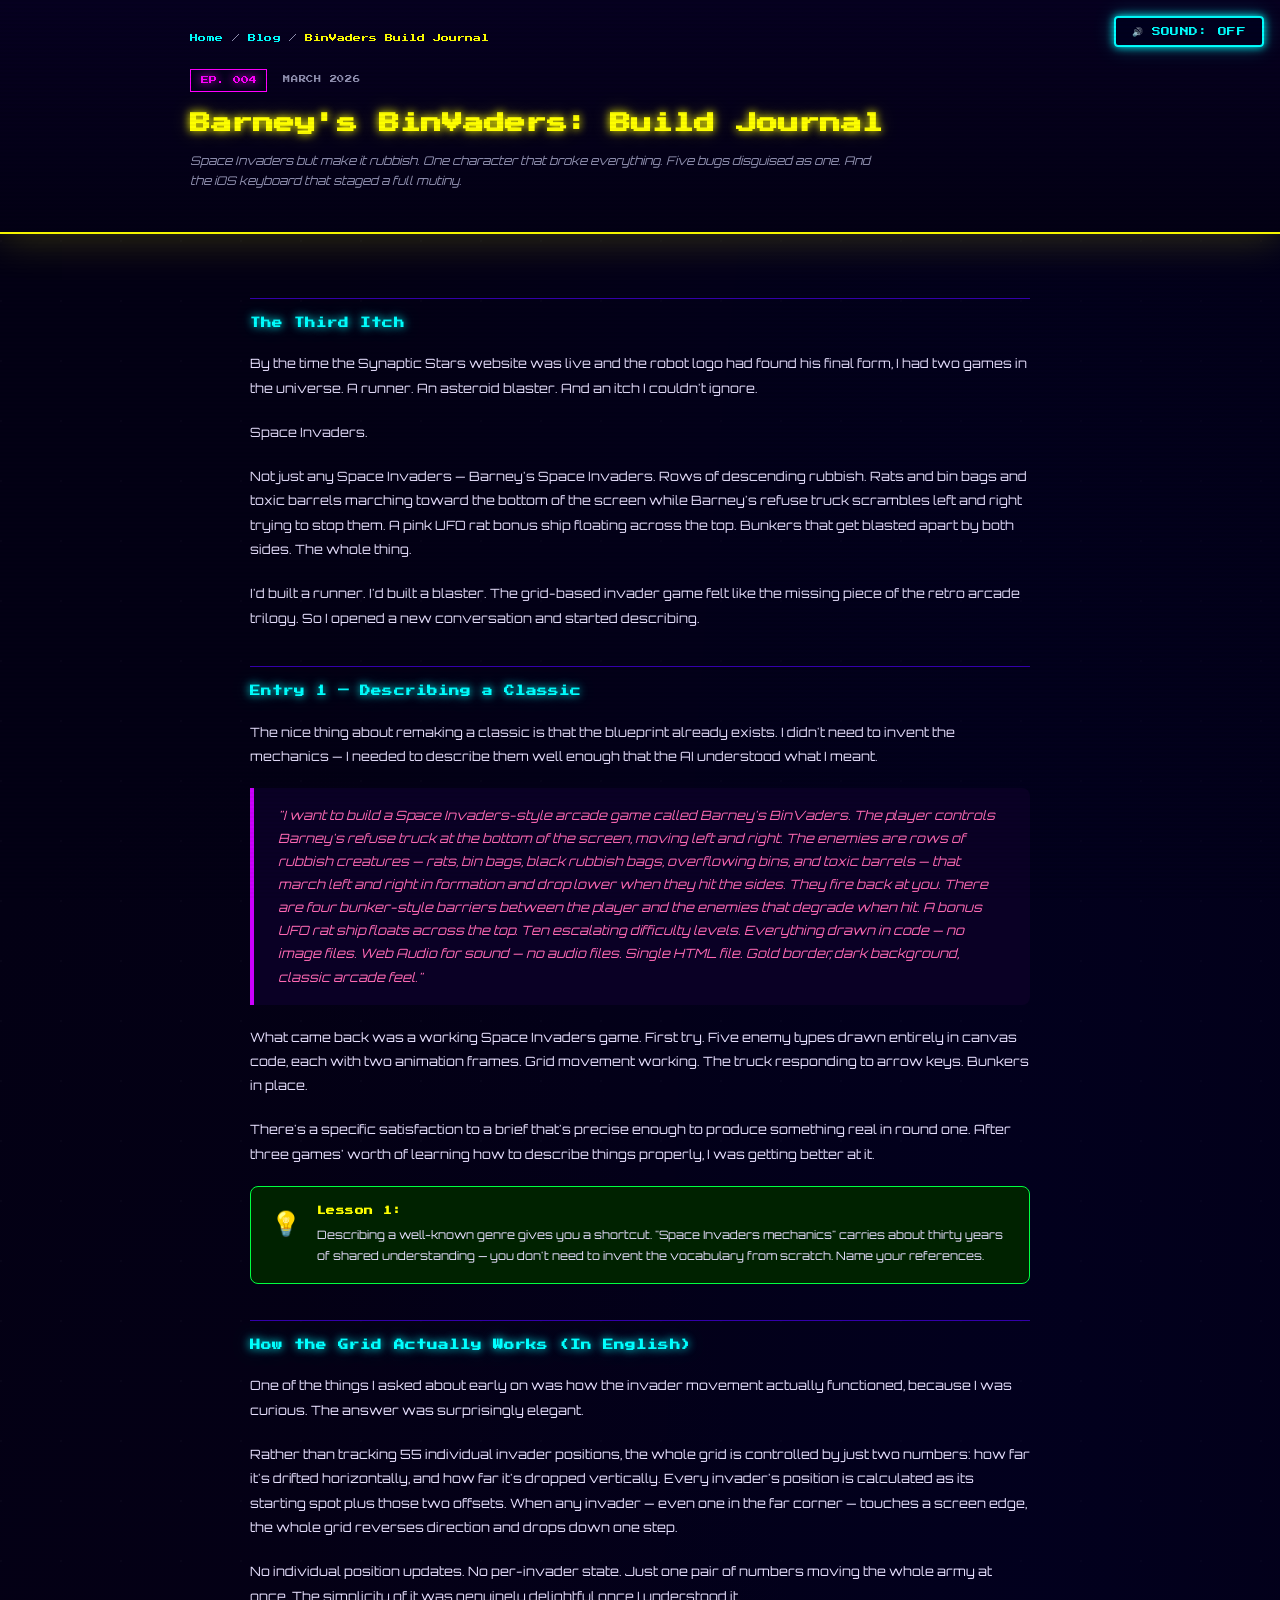
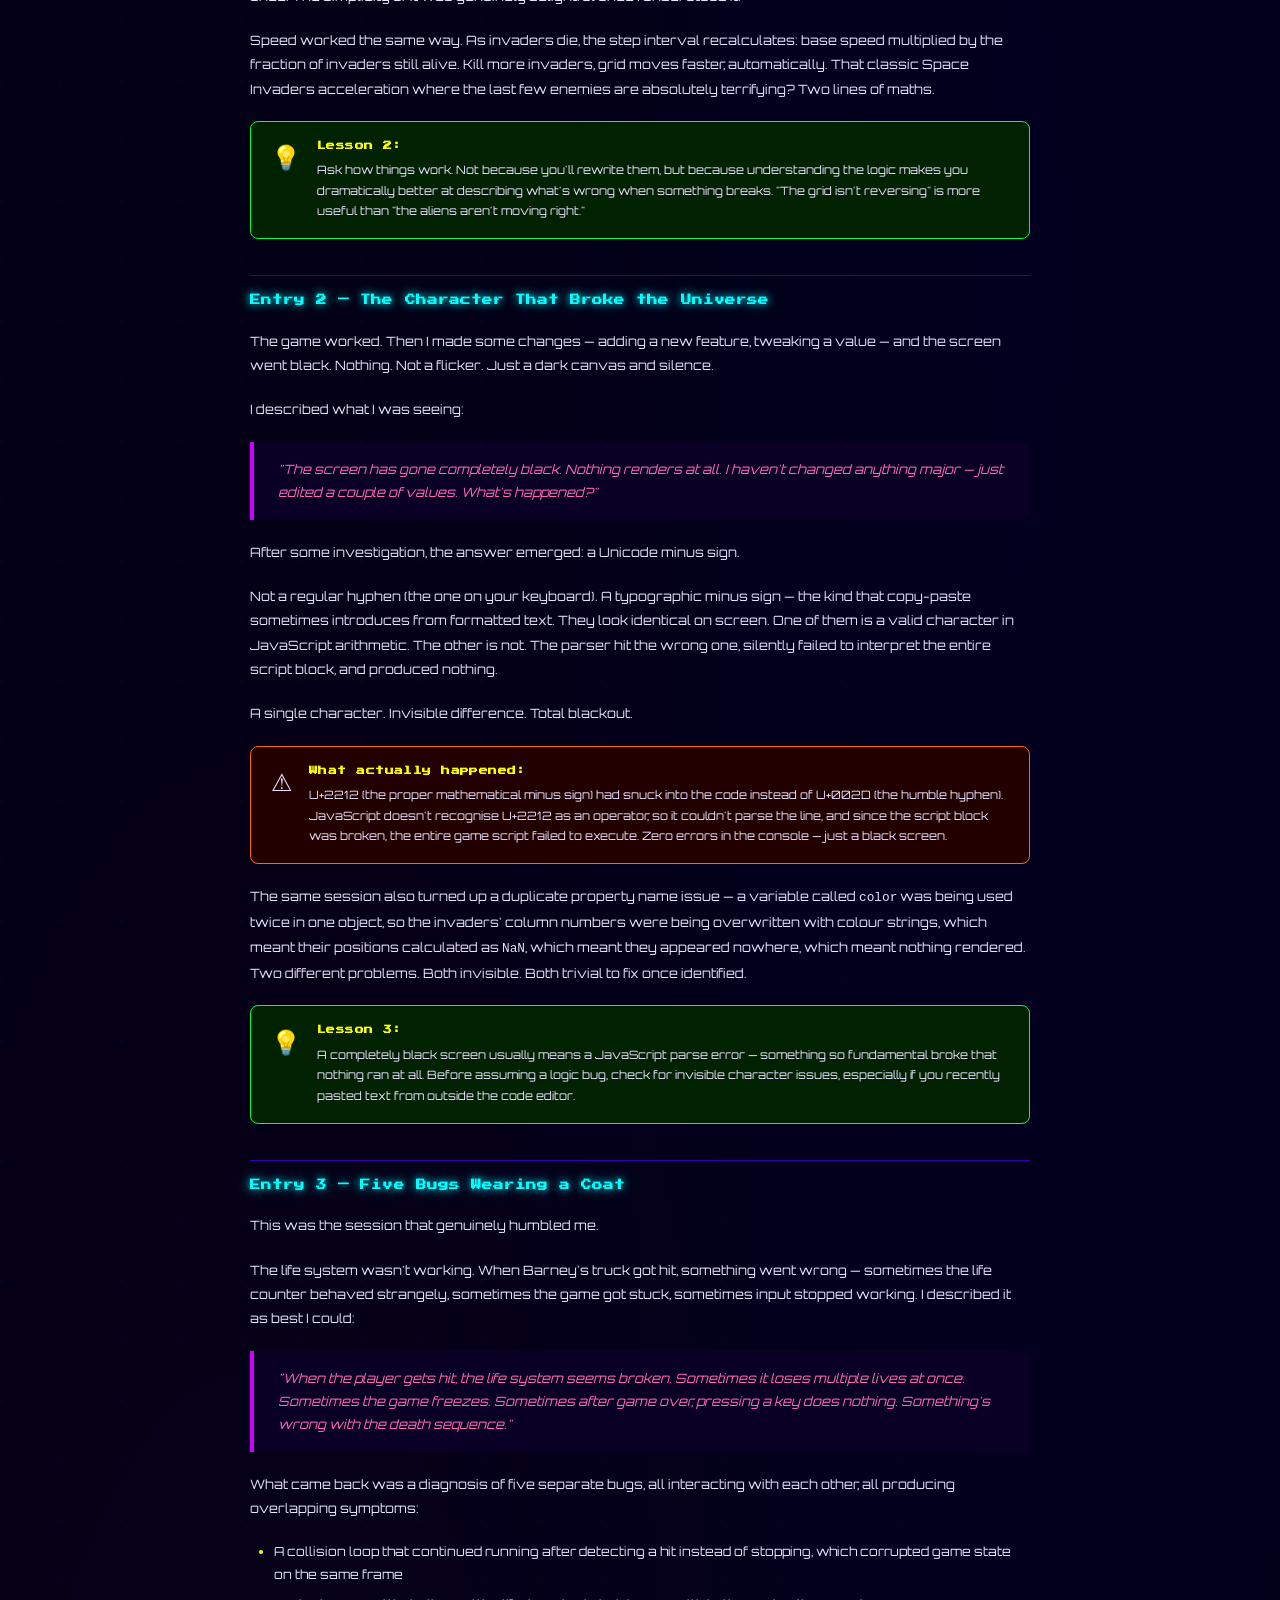
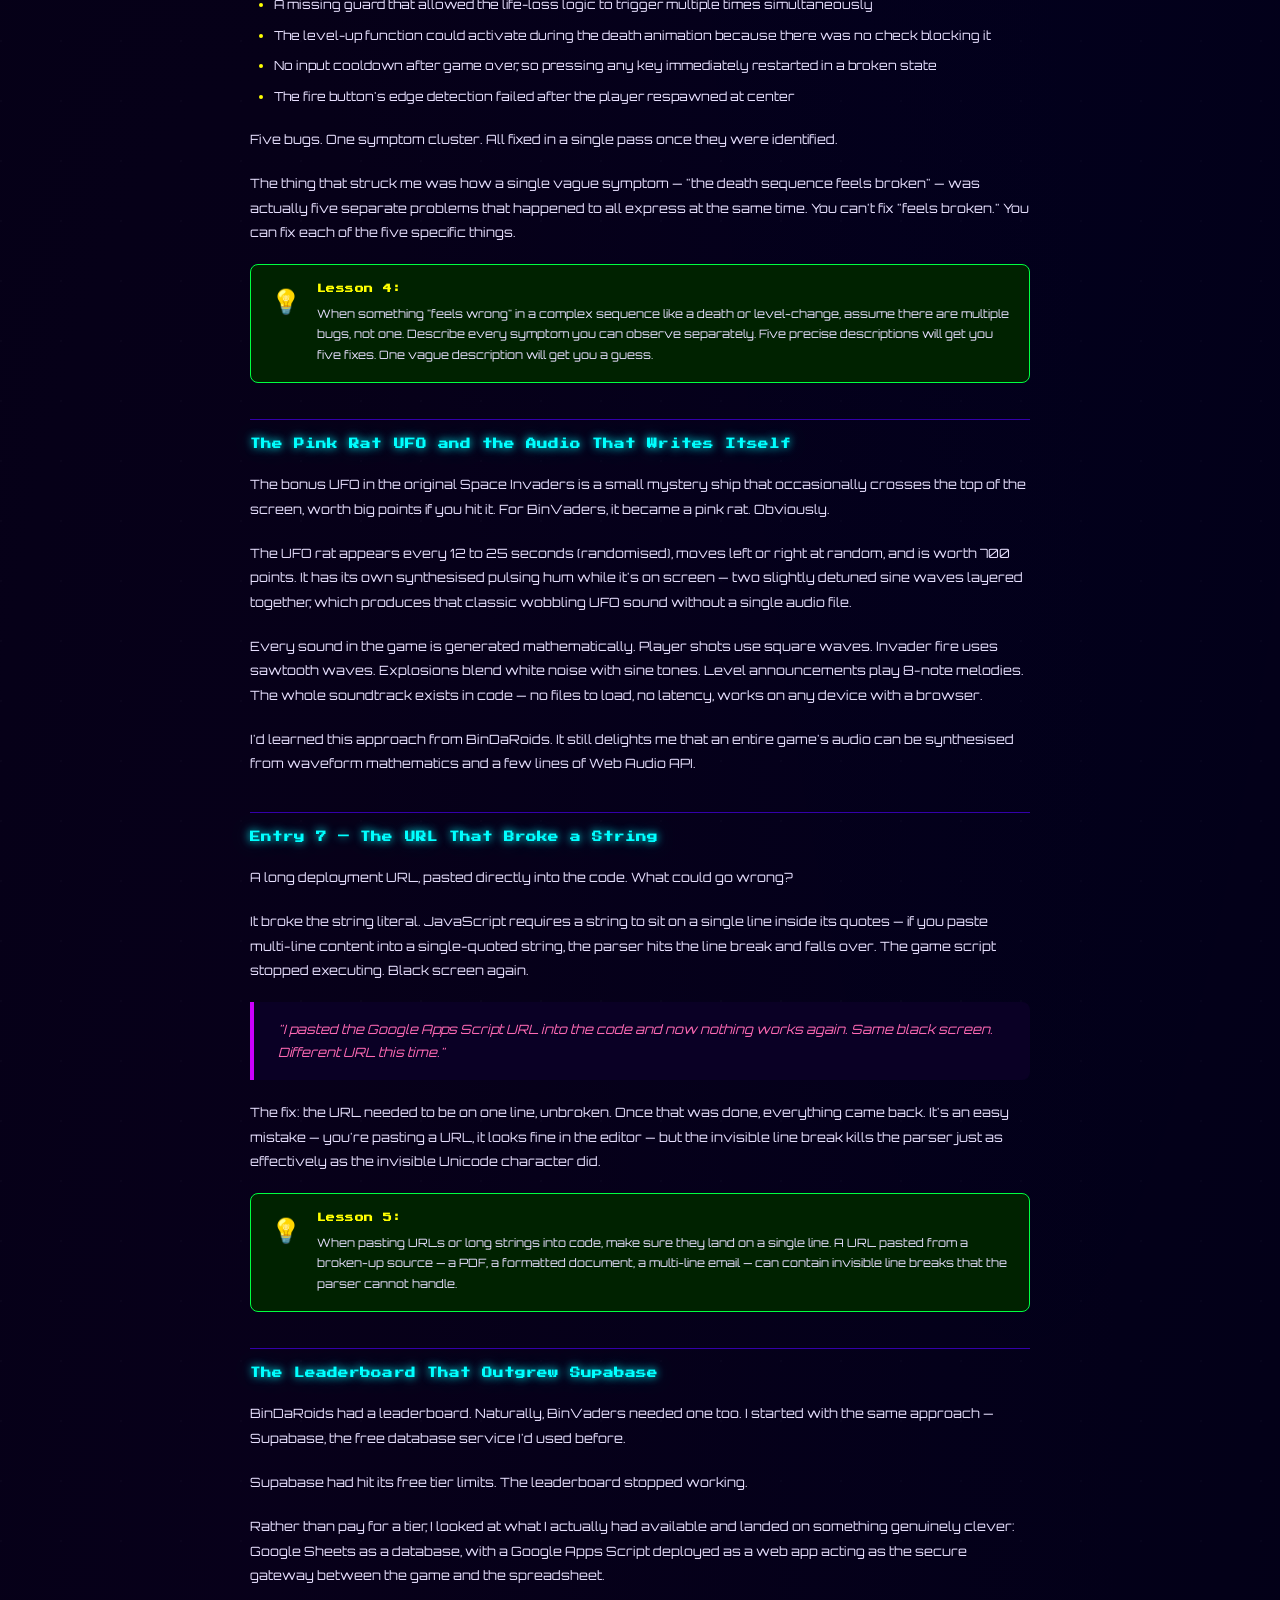
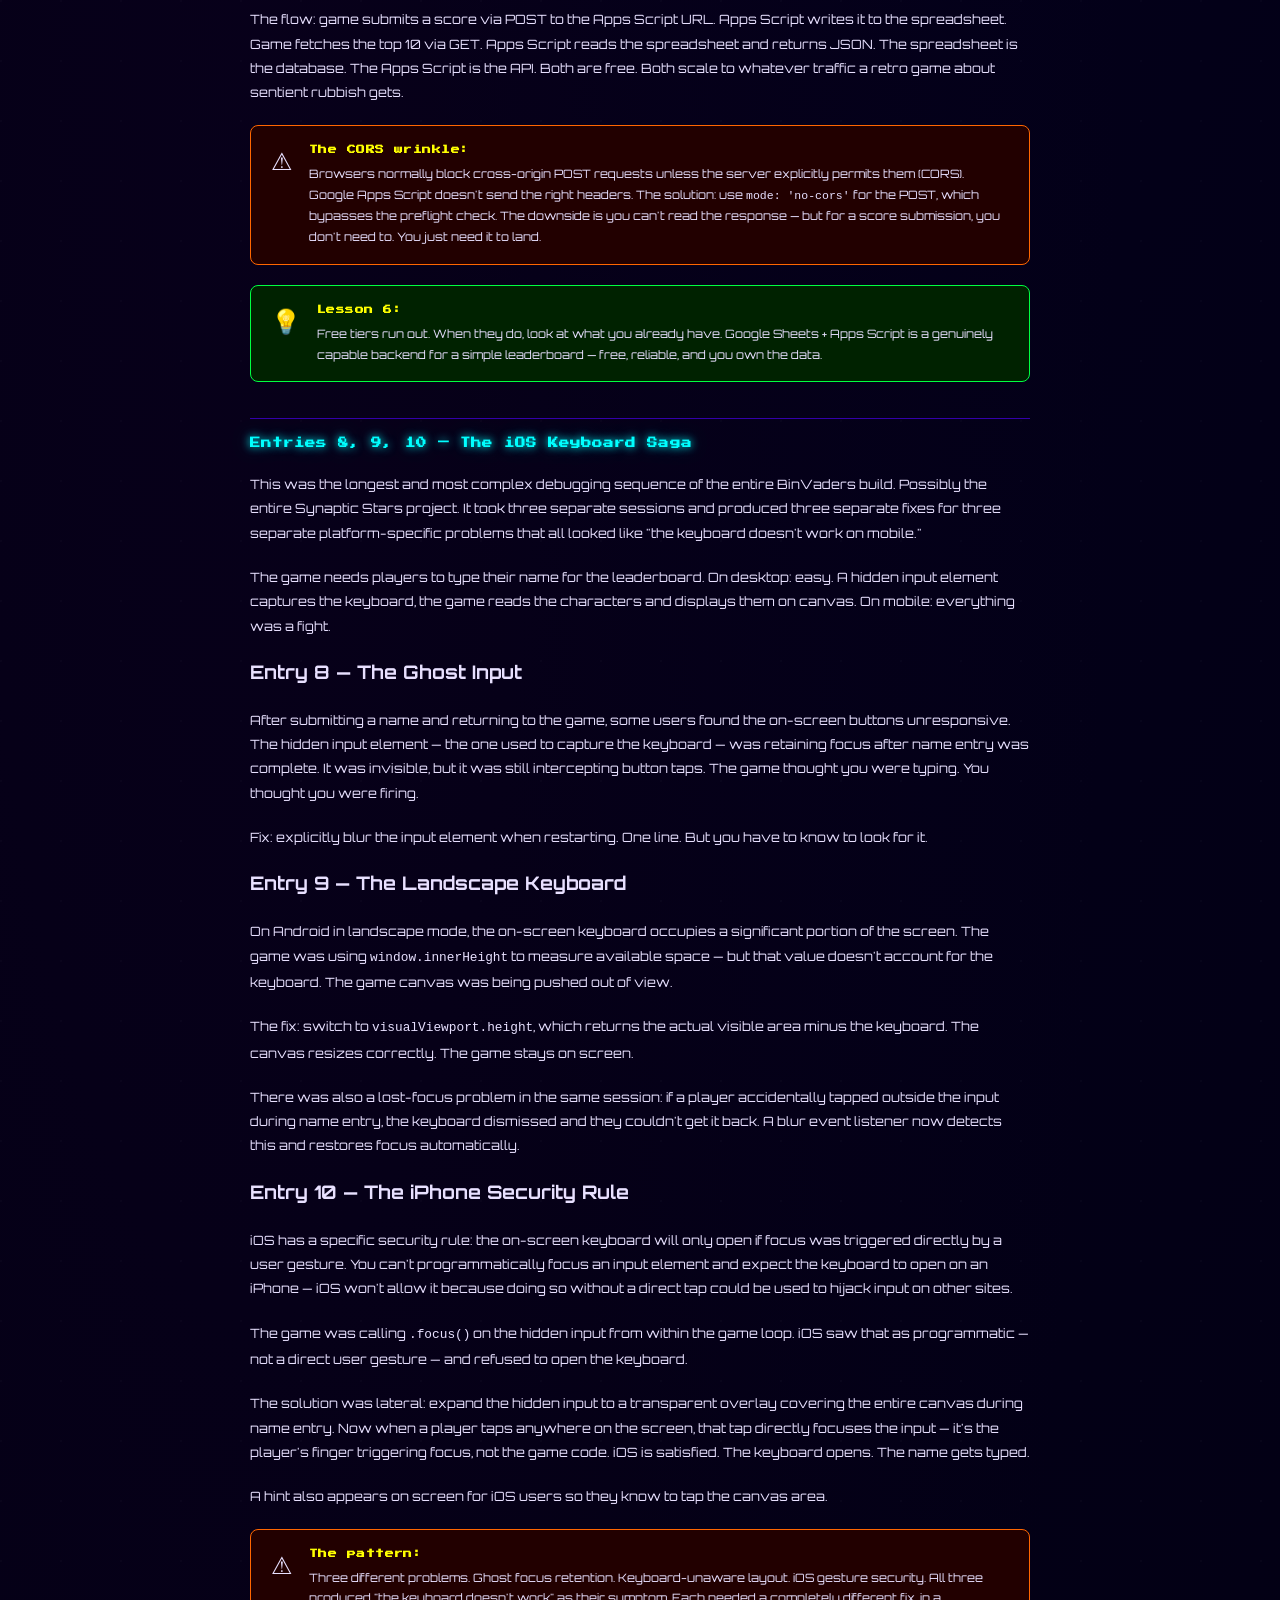
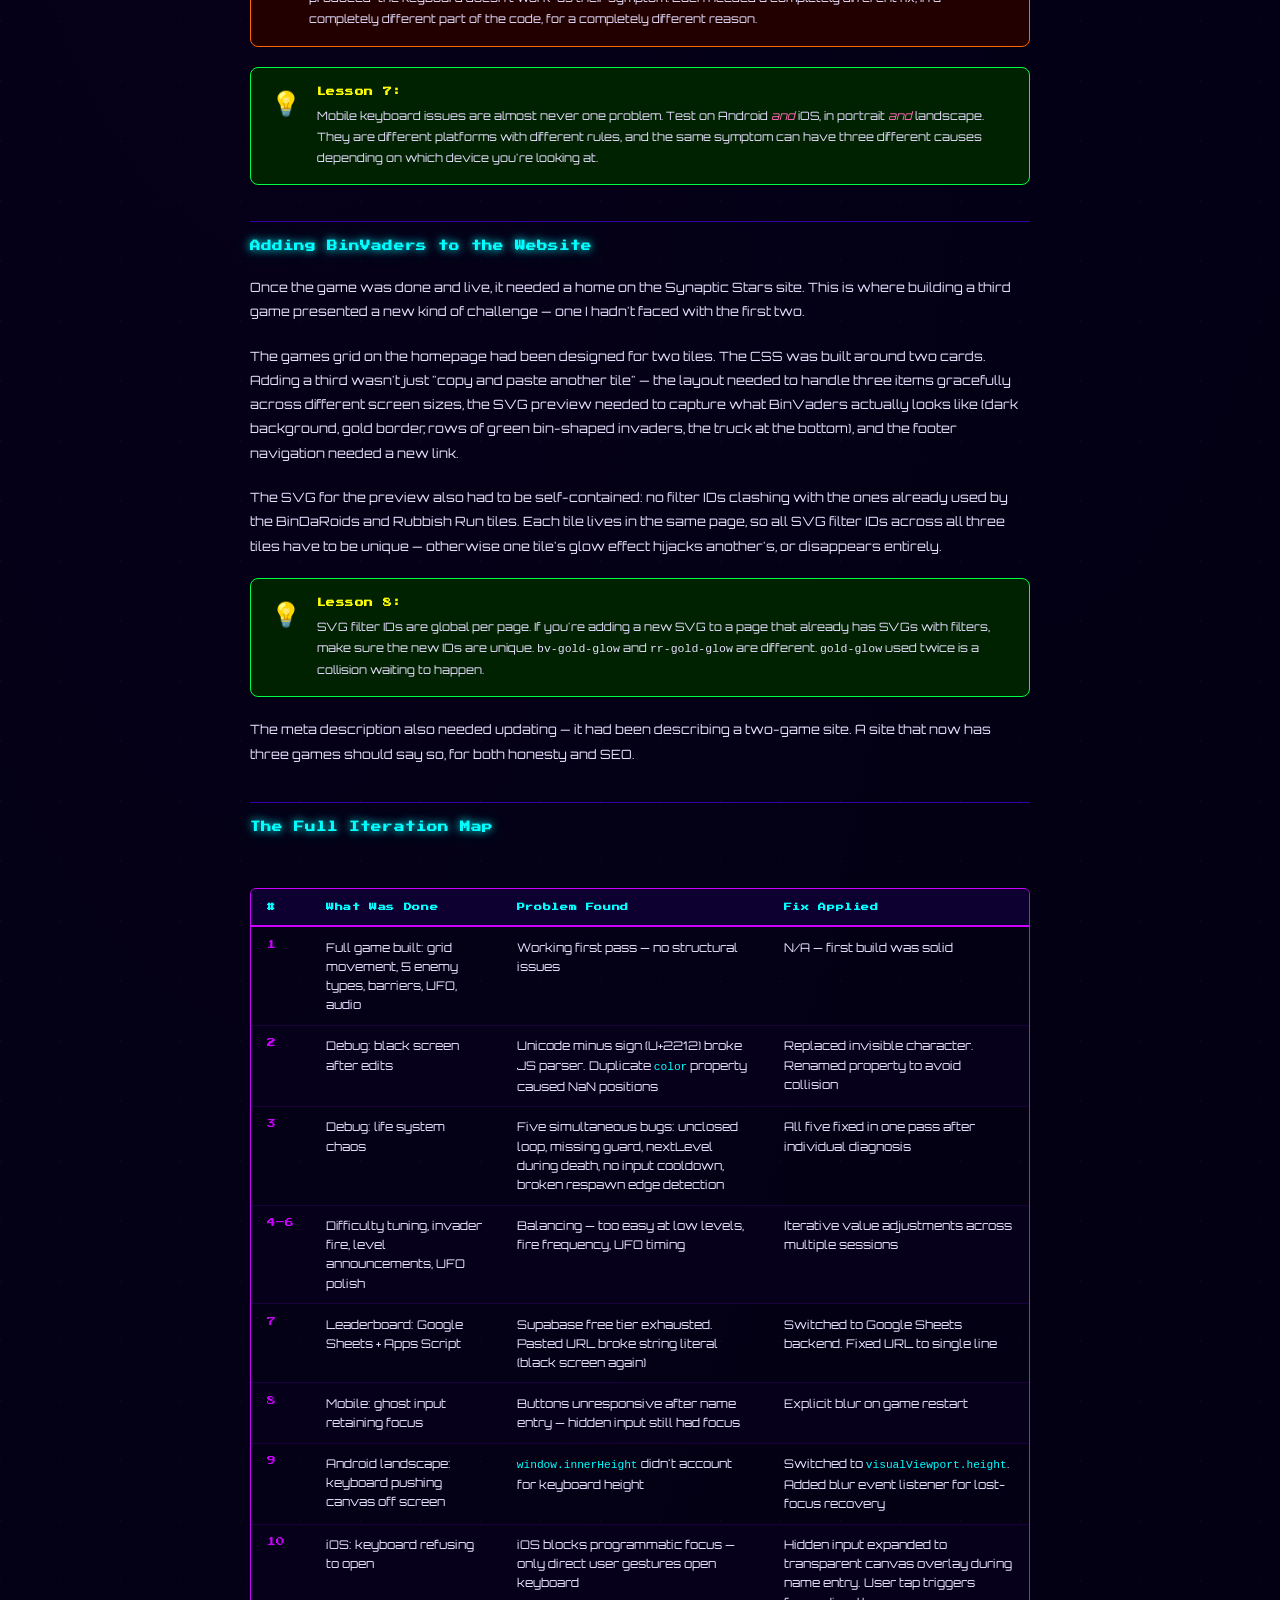
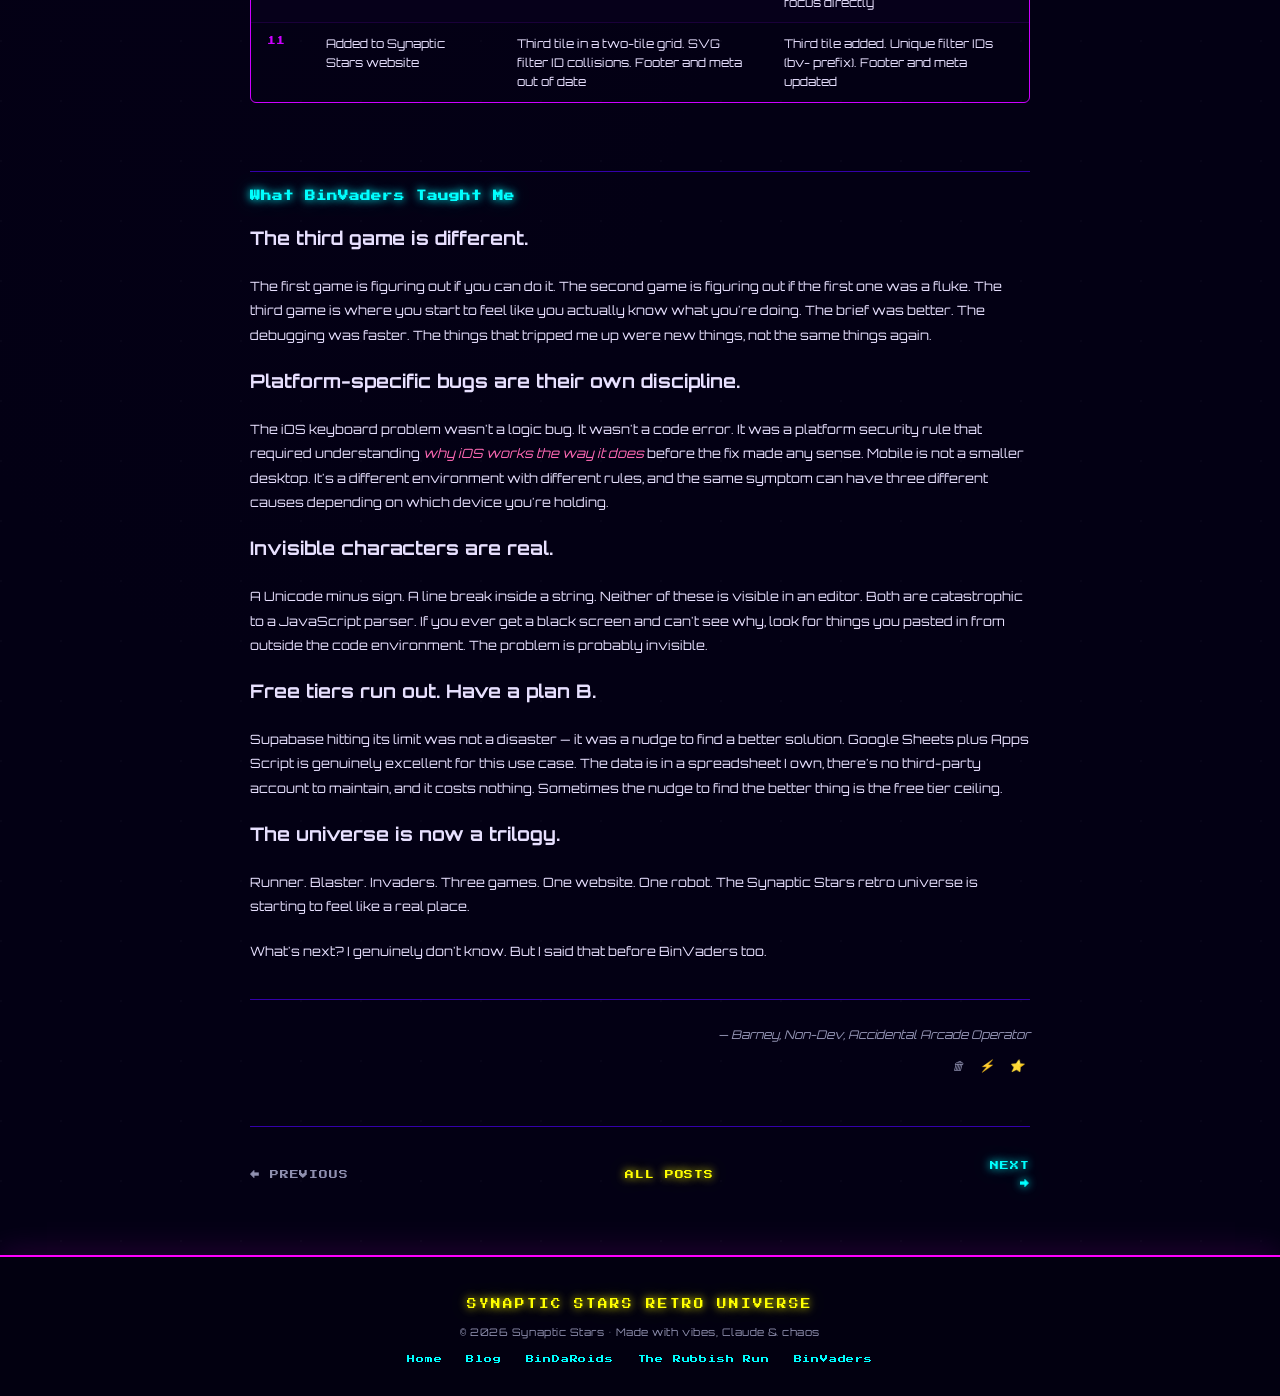
<file: docs/blog/post-004.html>
<!DOCTYPE html>
<html lang="en">
<head>
  <meta charset="UTF-8" />
  <meta name="viewport" content="width=device-width, initial-scale=1.0" />
  <meta name="description" content="Barney's BinVaders Build Journal: How I vibe coded a Space Invaders tribute — five invader types, a leaderboard that outgrew Supabase, and the iOS keyboard that nearly broke me." />
  <title>Barney's BinVaders: Build Journal | Misadventures in Vibing | Synaptic Stars</title>
  <link rel="stylesheet" href="../css/style.css" />
  <link rel="stylesheet" href="../css/blog.css" />
  <link rel="preconnect" href="https://fonts.googleapis.com" />
  <link href="https://fonts.googleapis.com/css2?family=Press+Start+2P&family=Orbitron:wght@400;700;900&display=swap" rel="stylesheet" />
</head>
<body>

  <a href="#main-content" class="skip-link">Skip to main content</a>

  <div class="sound-control" role="region" aria-label="Sound controls">
    <button id="sound-toggle" class="sound-btn" aria-pressed="false" aria-label="Toggle site sounds on or off">
      <span class="sound-icon" aria-hidden="true">&#128266;</span>
      <span class="sound-label">SOUND: OFF</span>
    </button>
  </div>

  <header class="post-header" role="banner">
    <nav aria-label="Breadcrumb">
      <ol class="breadcrumb">
        <li><a href="../index.html">Home</a></li>
        <li aria-hidden="true">/</li>
        <li><a href="index.html">Blog</a></li>
        <li aria-hidden="true">/</li>
        <li aria-current="page">BinVaders Build Journal</li>
      </ol>
    </nav>
    <div class="post-header-content">
      <div class="post-meta-top">
        <span class="post-ep-badge">EP. 004</span>
        <span class="post-date-top">MARCH 2026</span>
      </div>
      <h1 class="post-title">Barney's BinVaders: Build Journal</h1>
      <p class="post-subtitle">Space Invaders but make it rubbish. One character that broke everything. Five bugs disguised as one. And the iOS keyboard that staged a full mutiny.</p>
    </div>
  </header>

  <main id="main-content" class="post-main">
    <div class="post-container">

      <article class="post-content" aria-label="Blog post content">

        <h2>The Third Itch</h2>

        <p>
          By the time the Synaptic Stars website was live and the robot logo had found his final form, I had two games in the universe. A runner. An asteroid blaster. And an itch I couldn't ignore.
        </p>

        <p>
          Space Invaders.
        </p>

        <p>
          Not just any Space Invaders — Barney's Space Invaders. Rows of descending rubbish. Rats and bin bags and toxic barrels marching toward the bottom of the screen while Barney's refuse truck scrambles left and right trying to stop them. A pink UFO rat bonus ship floating across the top. Bunkers that get blasted apart by both sides. The whole thing.
        </p>

        <p>
          I'd built a runner. I'd built a blaster. The grid-based invader game felt like the missing piece of the retro arcade trilogy. So I opened a new conversation and started describing.
        </p>

        <h2>Entry 1 — Describing a Classic</h2>

        <p>
          The nice thing about remaking a classic is that the blueprint already exists. I didn't need to invent the mechanics — I needed to describe them well enough that the AI understood what I meant.
        </p>

        <blockquote class="post-quote">
          "I want to build a Space Invaders-style arcade game called Barney's BinVaders. The player controls Barney's refuse truck at the bottom of the screen, moving left and right. The enemies are rows of rubbish creatures — rats, bin bags, black rubbish bags, overflowing bins, and toxic barrels — that march left and right in formation and drop lower when they hit the sides. They fire back at you. There are four bunker-style barriers between the player and the enemies that degrade when hit. A bonus UFO rat ship floats across the top. Ten escalating difficulty levels. Everything drawn in code — no image files. Web Audio for sound — no audio files. Single HTML file. Gold border, dark background, classic arcade feel."
        </blockquote>

        <p>
          What came back was a working Space Invaders game. First try. Five enemy types drawn entirely in canvas code, each with two animation frames. Grid movement working. The truck responding to arrow keys. Bunkers in place.
        </p>

        <p>
          There's a specific satisfaction to a brief that's precise enough to produce something real in round one. After three games' worth of learning how to describe things properly, I was getting better at it.
        </p>

        <div class="post-callout post-callout--tip">
          <span class="callout-icon" aria-hidden="true">&#128161;</span>
          <div>
            <strong>Lesson 1:</strong> Describing a well-known genre gives you a shortcut. "Space Invaders mechanics" carries about thirty years of shared understanding — you don't need to invent the vocabulary from scratch. Name your references.
          </div>
        </div>

        <h2>How the Grid Actually Works (In English)</h2>

        <p>
          One of the things I asked about early on was how the invader movement actually functioned, because I was curious. The answer was surprisingly elegant.
        </p>

        <p>
          Rather than tracking 55 individual invader positions, the whole grid is controlled by just two numbers: how far it's drifted horizontally, and how far it's dropped vertically. Every invader's position is calculated as its starting spot plus those two offsets. When any invader — even one in the far corner — touches a screen edge, the whole grid reverses direction and drops down one step.
        </p>

        <p>
          No individual position updates. No per-invader state. Just one pair of numbers moving the whole army at once. The simplicity of it was genuinely delightful once I understood it.
        </p>

        <p>
          Speed worked the same way. As invaders die, the step interval recalculates: base speed multiplied by the fraction of invaders still alive. Kill more invaders, grid moves faster, automatically. That classic Space Invaders acceleration where the last few enemies are absolutely terrifying? Two lines of maths.
        </p>

        <div class="post-callout post-callout--tip">
          <span class="callout-icon" aria-hidden="true">&#128161;</span>
          <div>
            <strong>Lesson 2:</strong> Ask how things work. Not because you'll rewrite them, but because understanding the logic makes you dramatically better at describing what's wrong when something breaks. "The grid isn't reversing" is more useful than "the aliens aren't moving right."
          </div>
        </div>

        <h2>Entry 2 — The Character That Broke the Universe</h2>

        <p>
          The game worked. Then I made some changes — adding a new feature, tweaking a value — and the screen went black. Nothing. Not a flicker. Just a dark canvas and silence.
        </p>

        <p>
          I described what I was seeing:
        </p>

        <blockquote class="post-quote">
          "The screen has gone completely black. Nothing renders at all. I haven't changed anything major — just edited a couple of values. What's happened?"
        </blockquote>

        <p>
          After some investigation, the answer emerged: a Unicode minus sign.
        </p>

        <p>
          Not a regular hyphen (the one on your keyboard). A typographic minus sign — the kind that copy-paste sometimes introduces from formatted text. They look identical on screen. One of them is a valid character in JavaScript arithmetic. The other is not. The parser hit the wrong one, silently failed to interpret the entire script block, and produced nothing.
        </p>

        <p>
          A single character. Invisible difference. Total blackout.
        </p>

        <div class="post-callout post-callout--warning">
          <span class="callout-icon" aria-hidden="true">&#9888;</span>
          <div>
            <strong>What actually happened:</strong> U+2212 (the proper mathematical minus sign) had snuck into the code instead of U+002D (the humble hyphen). JavaScript doesn't recognise U+2212 as an operator, so it couldn't parse the line, and since the script block was broken, the entire game script failed to execute. Zero errors in the console — just a black screen.
          </div>
        </div>

        <p>
          The same session also turned up a duplicate property name issue — a variable called <code>color</code> was being used twice in one object, so the invaders' column numbers were being overwritten with colour strings, which meant their positions calculated as <code>NaN</code>, which meant they appeared nowhere, which meant nothing rendered. Two different problems. Both invisible. Both trivial to fix once identified.
        </p>

        <div class="post-callout post-callout--tip">
          <span class="callout-icon" aria-hidden="true">&#128161;</span>
          <div>
            <strong>Lesson 3:</strong> A completely black screen usually means a JavaScript parse error — something so fundamental broke that nothing ran at all. Before assuming a logic bug, check for invisible character issues, especially if you recently pasted text from outside the code editor.
          </div>
        </div>

        <h2>Entry 3 — Five Bugs Wearing a Coat</h2>

        <p>
          This was the session that genuinely humbled me.
        </p>

        <p>
          The life system wasn't working. When Barney's truck got hit, something went wrong — sometimes the life counter behaved strangely, sometimes the game got stuck, sometimes input stopped working. I described it as best I could:
        </p>

        <blockquote class="post-quote">
          "When the player gets hit, the life system seems broken. Sometimes it loses multiple lives at once. Sometimes the game freezes. Sometimes after game over, pressing a key does nothing. Something's wrong with the death sequence."
        </blockquote>

        <p>
          What came back was a diagnosis of five separate bugs, all interacting with each other, all producing overlapping symptoms:
        </p>

        <ul class="post-list">
          <li>A collision loop that continued running after detecting a hit instead of stopping, which corrupted game state on the same frame</li>
          <li>A missing guard that allowed the life-loss logic to trigger multiple times simultaneously</li>
          <li>The level-up function could activate during the death animation because there was no check blocking it</li>
          <li>No input cooldown after game over, so pressing any key immediately restarted in a broken state</li>
          <li>The fire button's edge detection failed after the player respawned at center</li>
        </ul>

        <p>
          Five bugs. One symptom cluster. All fixed in a single pass once they were identified.
        </p>

        <p>
          The thing that struck me was how a single vague symptom — "the death sequence feels broken" — was actually five separate problems that happened to all express at the same time. You can't fix "feels broken." You can fix each of the five specific things.
        </p>

        <div class="post-callout post-callout--tip">
          <span class="callout-icon" aria-hidden="true">&#128161;</span>
          <div>
            <strong>Lesson 4:</strong> When something "feels wrong" in a complex sequence like a death or level-change, assume there are multiple bugs, not one. Describe every symptom you can observe separately. Five precise descriptions will get you five fixes. One vague description will get you a guess.
          </div>
        </div>

        <h2>The Pink Rat UFO and the Audio That Writes Itself</h2>

        <p>
          The bonus UFO in the original Space Invaders is a small mystery ship that occasionally crosses the top of the screen, worth big points if you hit it. For BinVaders, it became a pink rat. Obviously.
        </p>

        <p>
          The UFO rat appears every 12 to 25 seconds (randomised), moves left or right at random, and is worth 700 points. It has its own synthesised pulsing hum while it's on screen — two slightly detuned sine waves layered together, which produces that classic wobbling UFO sound without a single audio file.
        </p>

        <p>
          Every sound in the game is generated mathematically. Player shots use square waves. Invader fire uses sawtooth waves. Explosions blend white noise with sine tones. Level announcements play 8-note melodies. The whole soundtrack exists in code — no files to load, no latency, works on any device with a browser.
        </p>

        <p>
          I'd learned this approach from BinDaRoids. It still delights me that an entire game's audio can be synthesised from waveform mathematics and a few lines of Web Audio API.
        </p>

        <h2>Entry 7 — The URL That Broke a String</h2>

        <p>
          A long deployment URL, pasted directly into the code. What could go wrong?
        </p>

        <p>
          It broke the string literal. JavaScript requires a string to sit on a single line inside its quotes — if you paste multi-line content into a single-quoted string, the parser hits the line break and falls over. The game script stopped executing. Black screen again.
        </p>

        <blockquote class="post-quote">
          "I pasted the Google Apps Script URL into the code and now nothing works again. Same black screen. Different URL this time."
        </blockquote>

        <p>
          The fix: the URL needed to be on one line, unbroken. Once that was done, everything came back. It's an easy mistake — you're pasting a URL, it looks fine in the editor — but the invisible line break kills the parser just as effectively as the invisible Unicode character did.
        </p>

        <div class="post-callout post-callout--tip">
          <span class="callout-icon" aria-hidden="true">&#128161;</span>
          <div>
            <strong>Lesson 5:</strong> When pasting URLs or long strings into code, make sure they land on a single line. A URL pasted from a broken-up source — a PDF, a formatted document, a multi-line email — can contain invisible line breaks that the parser cannot handle.
          </div>
        </div>

        <h2>The Leaderboard That Outgrew Supabase</h2>

        <p>
          BinDaRoids had a leaderboard. Naturally, BinVaders needed one too. I started with the same approach — Supabase, the free database service I'd used before.
        </p>

        <p>
          Supabase had hit its free tier limits. The leaderboard stopped working.
        </p>

        <p>
          Rather than pay for a tier, I looked at what I actually had available and landed on something genuinely clever: Google Sheets as a database, with a Google Apps Script deployed as a web app acting as the secure gateway between the game and the spreadsheet.
        </p>

        <p>
          The flow: game submits a score via POST to the Apps Script URL. Apps Script writes it to the spreadsheet. Game fetches the top 10 via GET. Apps Script reads the spreadsheet and returns JSON. The spreadsheet is the database. The Apps Script is the API. Both are free. Both scale to whatever traffic a retro game about sentient rubbish gets.
        </p>

        <div class="post-callout post-callout--warning">
          <span class="callout-icon" aria-hidden="true">&#9888;</span>
          <div>
            <strong>The CORS wrinkle:</strong> Browsers normally block cross-origin POST requests unless the server explicitly permits them (CORS). Google Apps Script doesn't send the right headers. The solution: use <code>mode: 'no-cors'</code> for the POST, which bypasses the preflight check. The downside is you can't read the response — but for a score submission, you don't need to. You just need it to land.
          </div>
        </div>

        <div class="post-callout post-callout--tip">
          <span class="callout-icon" aria-hidden="true">&#128161;</span>
          <div>
            <strong>Lesson 6:</strong> Free tiers run out. When they do, look at what you already have. Google Sheets + Apps Script is a genuinely capable backend for a simple leaderboard — free, reliable, and you own the data.
          </div>
        </div>

        <h2>Entries 8, 9, 10 — The iOS Keyboard Saga</h2>

        <p>
          This was the longest and most complex debugging sequence of the entire BinVaders build. Possibly the entire Synaptic Stars project. It took three separate sessions and produced three separate fixes for three separate platform-specific problems that all looked like "the keyboard doesn't work on mobile."
        </p>

        <p>
          The game needs players to type their name for the leaderboard. On desktop: easy. A hidden input element captures the keyboard, the game reads the characters and displays them on canvas. On mobile: everything was a fight.
        </p>

        <h3>Entry 8 — The Ghost Input</h3>

        <p>
          After submitting a name and returning to the game, some users found the on-screen buttons unresponsive. The hidden input element — the one used to capture the keyboard — was retaining focus after name entry was complete. It was invisible, but it was still intercepting button taps. The game thought you were typing. You thought you were firing.
        </p>

        <p>
          Fix: explicitly blur the input element when restarting. One line. But you have to know to look for it.
        </p>

        <h3>Entry 9 — The Landscape Keyboard</h3>

        <p>
          On Android in landscape mode, the on-screen keyboard occupies a significant portion of the screen. The game was using <code>window.innerHeight</code> to measure available space — but that value doesn't account for the keyboard. The game canvas was being pushed out of view.
        </p>

        <p>
          The fix: switch to <code>visualViewport.height</code>, which returns the actual visible area minus the keyboard. The canvas resizes correctly. The game stays on screen.
        </p>

        <p>
          There was also a lost-focus problem in the same session: if a player accidentally tapped outside the input during name entry, the keyboard dismissed and they couldn't get it back. A blur event listener now detects this and restores focus automatically.
        </p>

        <h3>Entry 10 — The iPhone Security Rule</h3>

        <p>
          iOS has a specific security rule: the on-screen keyboard will only open if focus was triggered directly by a user gesture. You can't programmatically focus an input element and expect the keyboard to open on an iPhone — iOS won't allow it because doing so without a direct tap could be used to hijack input on other sites.
        </p>

        <p>
          The game was calling <code>.focus()</code> on the hidden input from within the game loop. iOS saw that as programmatic — not a direct user gesture — and refused to open the keyboard.
        </p>

        <p>
          The solution was lateral: expand the hidden input to a transparent overlay covering the entire canvas during name entry. Now when a player taps anywhere on the screen, that tap directly focuses the input — it's the player's finger triggering focus, not the game code. iOS is satisfied. The keyboard opens. The name gets typed.
        </p>

        <p>
          A hint also appears on screen for iOS users so they know to tap the canvas area.
        </p>

        <div class="post-callout post-callout--warning">
          <span class="callout-icon" aria-hidden="true">&#9888;</span>
          <div>
            <strong>The pattern:</strong> Three different problems. Ghost focus retention. Keyboard-unaware layout. iOS gesture security. All three produced "the keyboard doesn't work" as their symptom. Each needed a completely different fix, in a completely different part of the code, for a completely different reason.
          </div>
        </div>

        <div class="post-callout post-callout--tip">
          <span class="callout-icon" aria-hidden="true">&#128161;</span>
          <div>
            <strong>Lesson 7:</strong> Mobile keyboard issues are almost never one problem. Test on Android <em>and</em> iOS, in portrait <em>and</em> landscape. They are different platforms with different rules, and the same symptom can have three different causes depending on which device you're looking at.
          </div>
        </div>

        <h2>Adding BinVaders to the Website</h2>

        <p>
          Once the game was done and live, it needed a home on the Synaptic Stars site. This is where building a third game presented a new kind of challenge — one I hadn't faced with the first two.
        </p>

        <p>
          The games grid on the homepage had been designed for two tiles. The CSS was built around two cards. Adding a third wasn't just "copy and paste another tile" — the layout needed to handle three items gracefully across different screen sizes, the SVG preview needed to capture what BinVaders actually looks like (dark background, gold border, rows of green bin-shaped invaders, the truck at the bottom), and the footer navigation needed a new link.
        </p>

        <p>
          The SVG for the preview also had to be self-contained: no filter IDs clashing with the ones already used by the BinDaRoids and Rubbish Run tiles. Each tile lives in the same page, so all SVG filter IDs across all three tiles have to be unique — otherwise one tile's glow effect hijacks another's, or disappears entirely.
        </p>

        <div class="post-callout post-callout--tip">
          <span class="callout-icon" aria-hidden="true">&#128161;</span>
          <div>
            <strong>Lesson 8:</strong> SVG filter IDs are global per page. If you're adding a new SVG to a page that already has SVGs with filters, make sure the new IDs are unique. <code>bv-gold-glow</code> and <code>rr-gold-glow</code> are different. <code>gold-glow</code> used twice is a collision waiting to happen.
          </div>
        </div>

        <p>
          The meta description also needed updating — it had been describing a two-game site. A site that now has three games should say so, for both honesty and SEO.
        </p>

        <h2>The Full Iteration Map</h2>

        <div class="post-table-wrap" role="region" aria-label="Summary of BinVaders build iterations" tabindex="0">
          <table class="post-table">
            <thead>
              <tr>
                <th>#</th>
                <th>What Was Done</th>
                <th>Problem Found</th>
                <th>Fix Applied</th>
              </tr>
            </thead>
            <tbody>
              <tr>
                <td>1</td>
                <td>Full game built: grid movement, 5 enemy types, barriers, UFO, audio</td>
                <td>Working first pass — no structural issues</td>
                <td>N/A — first build was solid</td>
              </tr>
              <tr>
                <td>2</td>
                <td>Debug: black screen after edits</td>
                <td>Unicode minus sign (U+2212) broke JS parser. Duplicate <code>color</code> property caused NaN positions</td>
                <td>Replaced invisible character. Renamed property to avoid collision</td>
              </tr>
              <tr>
                <td>3</td>
                <td>Debug: life system chaos</td>
                <td>Five simultaneous bugs: unclosed loop, missing guard, nextLevel during death, no input cooldown, broken respawn edge detection</td>
                <td>All five fixed in one pass after individual diagnosis</td>
              </tr>
              <tr>
                <td>4–6</td>
                <td>Difficulty tuning, invader fire, level announcements, UFO polish</td>
                <td>Balancing — too easy at low levels, fire frequency, UFO timing</td>
                <td>Iterative value adjustments across multiple sessions</td>
              </tr>
              <tr>
                <td>7</td>
                <td>Leaderboard: Google Sheets + Apps Script</td>
                <td>Supabase free tier exhausted. Pasted URL broke string literal (black screen again)</td>
                <td>Switched to Google Sheets backend. Fixed URL to single line</td>
              </tr>
              <tr>
                <td>8</td>
                <td>Mobile: ghost input retaining focus</td>
                <td>Buttons unresponsive after name entry — hidden input still had focus</td>
                <td>Explicit blur on game restart</td>
              </tr>
              <tr>
                <td>9</td>
                <td>Android landscape: keyboard pushing canvas off screen</td>
                <td><code>window.innerHeight</code> didn't account for keyboard height</td>
                <td>Switched to <code>visualViewport.height</code>. Added blur event listener for lost-focus recovery</td>
              </tr>
              <tr>
                <td>10</td>
                <td>iOS: keyboard refusing to open</td>
                <td>iOS blocks programmatic focus — only direct user gestures open keyboard</td>
                <td>Hidden input expanded to transparent canvas overlay during name entry. User tap triggers focus directly</td>
              </tr>
              <tr>
                <td>11</td>
                <td>Added to Synaptic Stars website</td>
                <td>Third tile in a two-tile grid. SVG filter ID collisions. Footer and meta out of date</td>
                <td>Third tile added. Unique filter IDs (bv- prefix). Footer and meta updated</td>
              </tr>
            </tbody>
          </table>
        </div>

        <h2>What BinVaders Taught Me</h2>

        <h3>The third game is different.</h3>
        <p>
          The first game is figuring out if you can do it. The second game is figuring out if the first one was a fluke. The third game is where you start to feel like you actually know what you're doing. The brief was better. The debugging was faster. The things that tripped me up were new things, not the same things again.
        </p>

        <h3>Platform-specific bugs are their own discipline.</h3>
        <p>
          The iOS keyboard problem wasn't a logic bug. It wasn't a code error. It was a platform security rule that required understanding <em>why iOS works the way it does</em> before the fix made any sense. Mobile is not a smaller desktop. It's a different environment with different rules, and the same symptom can have three different causes depending on which device you're holding.
        </p>

        <h3>Invisible characters are real.</h3>
        <p>
          A Unicode minus sign. A line break inside a string. Neither of these is visible in an editor. Both are catastrophic to a JavaScript parser. If you ever get a black screen and can't see why, look for things you pasted in from outside the code environment. The problem is probably invisible.
        </p>

        <h3>Free tiers run out. Have a plan B.</h3>
        <p>
          Supabase hitting its limit was not a disaster — it was a nudge to find a better solution. Google Sheets plus Apps Script is genuinely excellent for this use case. The data is in a spreadsheet I own, there's no third-party account to maintain, and it costs nothing. Sometimes the nudge to find the better thing is the free tier ceiling.
        </p>

        <h3>The universe is now a trilogy.</h3>
        <p>
          Runner. Blaster. Invaders. Three games. One website. One robot. The Synaptic Stars retro universe is starting to feel like a real place.
        </p>

        <p>
          What's next? I genuinely don't know. But I said that before BinVaders too.
        </p>

        <div class="post-sign-off">
          <p>— Barney, Non-Dev, Accidental Arcade Operator</p>
          <p class="sign-off-emoji" aria-hidden="true">&#128465; &#9889; &#11088;</p>
        </div>

      </article>

      <!-- Post navigation -->
      <nav class="post-nav" aria-label="Post navigation">
        <a href="post-003.html" class="post-nav-prev" aria-label="Previous post: Building the Lair">
          <span aria-hidden="true">&#8592;</span> PREVIOUS
        </a>
        <a href="index.html" class="post-nav-all">ALL POSTS</a>
        <a href="post-005.html" class="post-nav-next" aria-label="Next post: A Nod to the Coders">
          NEXT <span aria-hidden="true">&#8594;</span>
        </a>
      </nav>

    </div>
  </main>

  <footer class="site-footer" role="contentinfo">
    <div class="footer-inner">
      <p class="footer-title">SYNAPTIC STARS RETRO UNIVERSE</p>
      <p class="footer-copy">&copy; 2026 Synaptic Stars &bull; Made with vibes, Claude &amp; chaos</p>
      <nav class="footer-nav" aria-label="Footer navigation">
        <a href="../index.html">Home</a>
        <a href="index.html">Blog</a>
        <a href="https://synapticstar101.github.io/Barneys-BinDaRoids/" target="_blank" rel="noopener noreferrer">BinDaRoids</a>
        <a href="https://synapticstar101.github.io/Barneys-bins/" target="_blank" rel="noopener noreferrer">The Rubbish Run</a>
        <a href="https://synapticstar101.github.io/Barney-s-BinVaders/" target="_blank" rel="noopener noreferrer">BinVaders</a>
      </nav>
    </div>
  </footer>

  <script src="../js/sounds.js"></script>
  <script src="../js/main.js"></script>
</body>
</html>
</file>
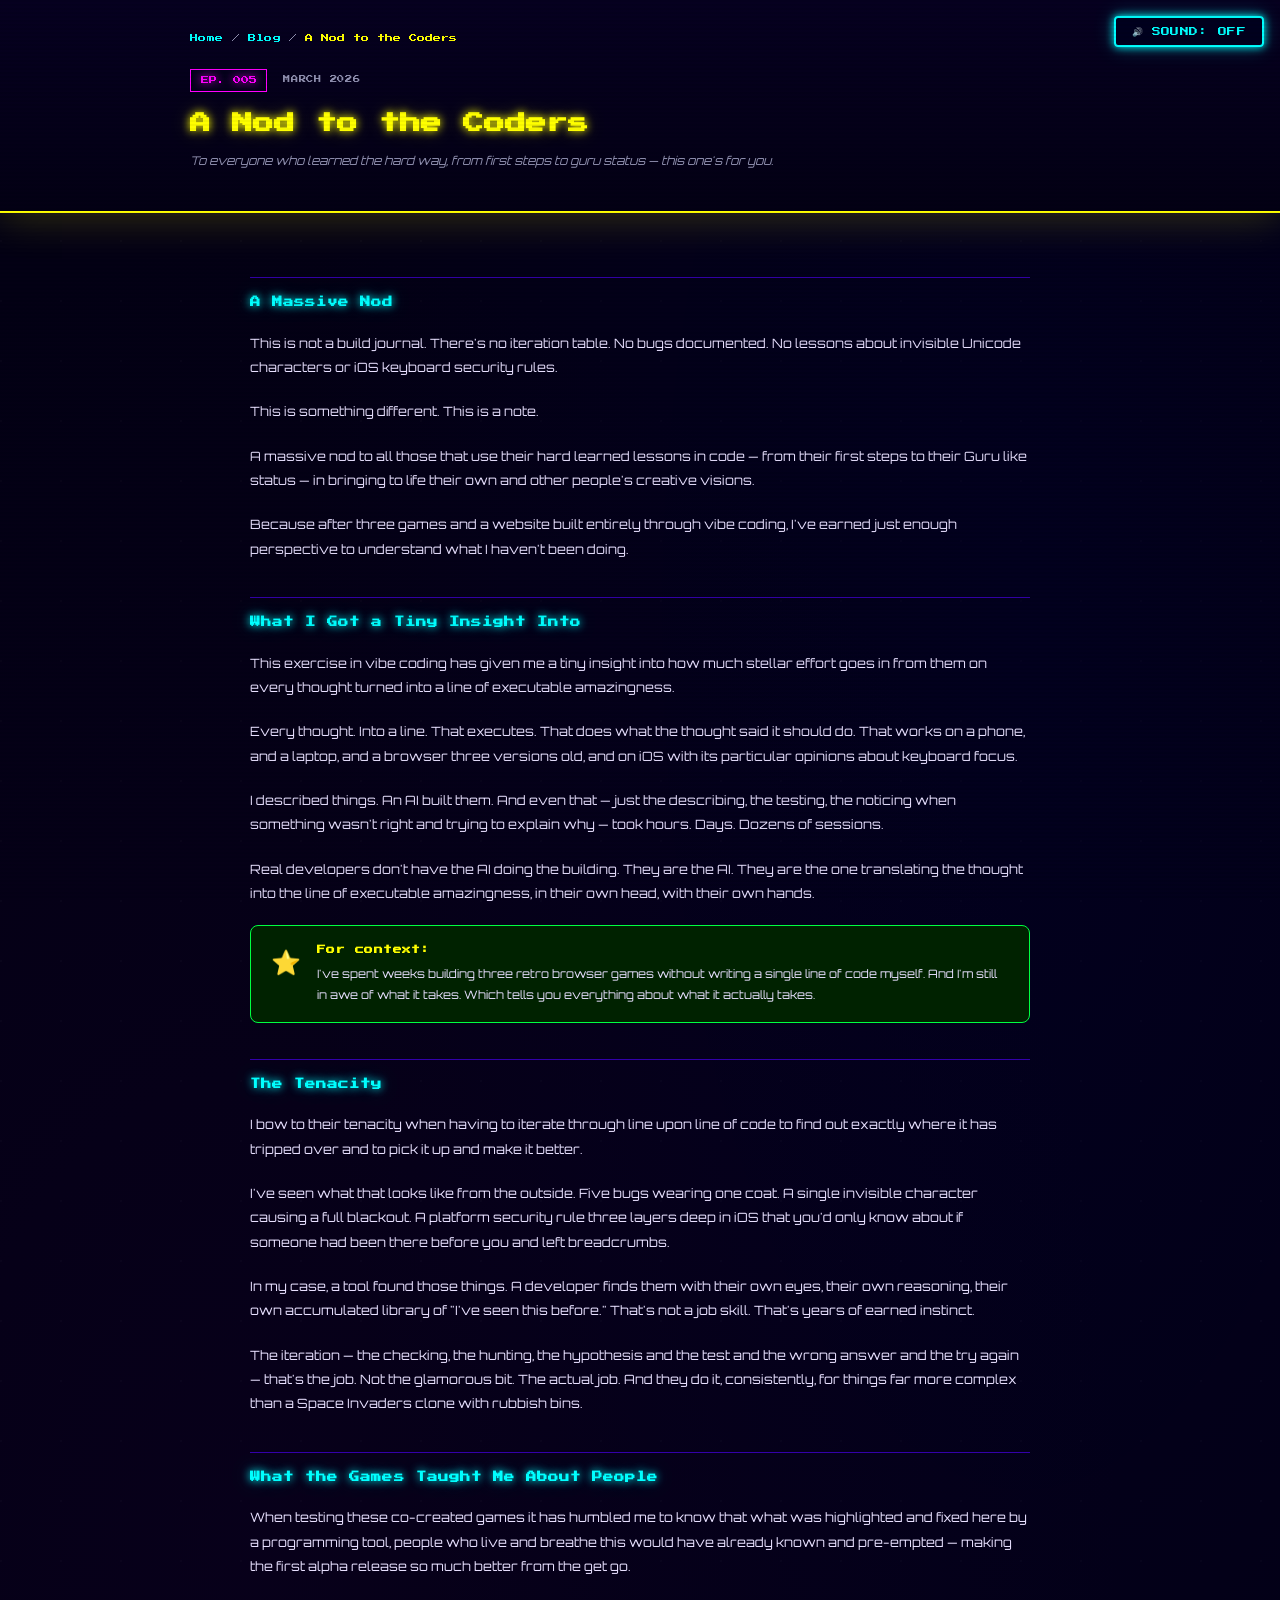
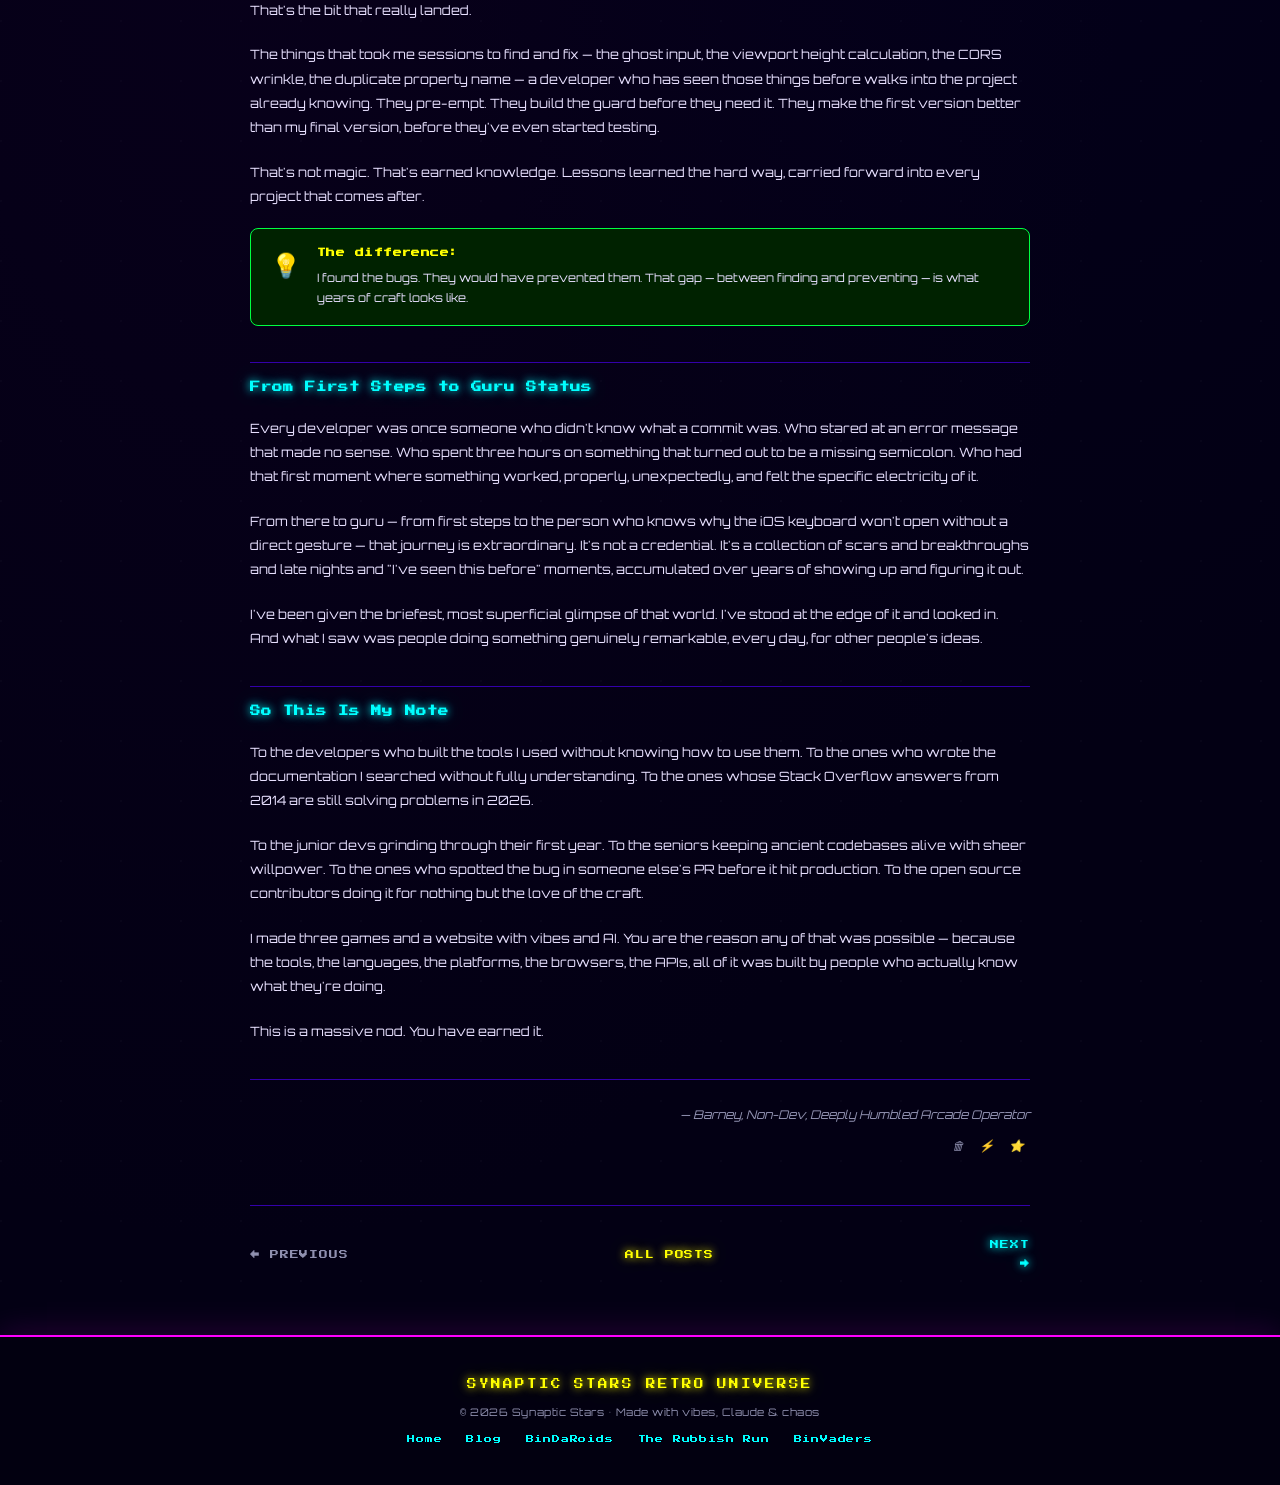
<file: docs/blog/post-005.html>
<!DOCTYPE html>
<html lang="en">
<head>
  <meta charset="UTF-8" />
  <meta name="viewport" content="width=device-width, initial-scale=1.0" />
  <meta name="description" content="A heartfelt nod to every real developer — from first steps to guru status — from someone who just got a tiny, humbling insight into how much they actually do." />
  <title>A Nod to the Coders | Misadventures in Vibing | Synaptic Stars</title>
  <link rel="stylesheet" href="../css/style.css" />
  <link rel="stylesheet" href="../css/blog.css" />
  <link rel="preconnect" href="https://fonts.googleapis.com" />
  <link href="https://fonts.googleapis.com/css2?family=Press+Start+2P&family=Orbitron:wght@400;700;900&display=swap" rel="stylesheet" />
</head>
<body>

  <a href="#main-content" class="skip-link">Skip to main content</a>

  <div class="sound-control" role="region" aria-label="Sound controls">
    <button id="sound-toggle" class="sound-btn" aria-pressed="false" aria-label="Toggle site sounds on or off">
      <span class="sound-icon" aria-hidden="true">&#128266;</span>
      <span class="sound-label">SOUND: OFF</span>
    </button>
  </div>

  <header class="post-header" role="banner">
    <nav aria-label="Breadcrumb">
      <ol class="breadcrumb">
        <li><a href="../index.html">Home</a></li>
        <li aria-hidden="true">/</li>
        <li><a href="index.html">Blog</a></li>
        <li aria-hidden="true">/</li>
        <li aria-current="page">A Nod to the Coders</li>
      </ol>
    </nav>
    <div class="post-header-content">
      <div class="post-meta-top">
        <span class="post-ep-badge">EP. 005</span>
        <span class="post-date-top">MARCH 2026</span>
      </div>
      <h1 class="post-title">A Nod to the Coders</h1>
      <p class="post-subtitle">To everyone who learned the hard way, from first steps to guru status — this one's for you.</p>
    </div>
  </header>

  <main id="main-content" class="post-main">
    <div class="post-container">

      <article class="post-content" aria-label="Blog post content">

        <h2>A Massive Nod</h2>

        <p>
          This is not a build journal. There's no iteration table. No bugs documented. No lessons about invisible Unicode characters or iOS keyboard security rules.
        </p>

        <p>
          This is something different. This is a note.
        </p>

        <p>
          A massive nod to all those that use their hard learned lessons in code — from their first steps to their Guru like status — in bringing to life their own and other people's creative visions.
        </p>

        <p>
          Because after three games and a website built entirely through vibe coding, I've earned just enough perspective to understand what I haven't been doing.
        </p>

        <h2>What I Got a Tiny Insight Into</h2>

        <p>
          This exercise in vibe coding has given me a tiny insight into how much stellar effort goes in from them on every thought turned into a line of executable amazingness.
        </p>

        <p>
          Every thought. Into a line. That executes. That does what the thought said it should do. That works on a phone, and a laptop, and a browser three versions old, and on iOS with its particular opinions about keyboard focus.
        </p>

        <p>
          I described things. An AI built them. And even that — just the describing, the testing, the noticing when something wasn't right and trying to explain why — took hours. Days. Dozens of sessions.
        </p>

        <p>
          Real developers don't have the AI doing the building. They are the AI. They are the one translating the thought into the line of executable amazingness, in their own head, with their own hands.
        </p>

        <div class="post-callout post-callout--tip">
          <span class="callout-icon" aria-hidden="true">&#11088;</span>
          <div>
            <strong>For context:</strong> I've spent weeks building three retro browser games without writing a single line of code myself. And I'm still in awe of what it takes. Which tells you everything about what it actually takes.
          </div>
        </div>

        <h2>The Tenacity</h2>

        <p>
          I bow to their tenacity when having to iterate through line upon line of code to find out exactly where it has tripped over and to pick it up and make it better.
        </p>

        <p>
          I've seen what that looks like from the outside. Five bugs wearing one coat. A single invisible character causing a full blackout. A platform security rule three layers deep in iOS that you'd only know about if someone had been there before you and left breadcrumbs.
        </p>

        <p>
          In my case, a tool found those things. A developer finds them with their own eyes, their own reasoning, their own accumulated library of "I've seen this before." That's not a job skill. That's years of earned instinct.
        </p>

        <p>
          The iteration — the checking, the hunting, the hypothesis and the test and the wrong answer and the try again — that's the job. Not the glamorous bit. The actual job. And they do it, consistently, for things far more complex than a Space Invaders clone with rubbish bins.
        </p>

        <h2>What the Games Taught Me About People</h2>

        <p>
          When testing these co-created games it has humbled me to know that what was highlighted and fixed here by a programming tool, people who live and breathe this would have already known and pre-empted — making the first alpha release so much better from the get go.
        </p>

        <p>
          That's the bit that really landed.
        </p>

        <p>
          The things that took me sessions to find and fix — the ghost input, the viewport height calculation, the CORS wrinkle, the duplicate property name — a developer who has seen those things before walks into the project already knowing. They pre-empt. They build the guard before they need it. They make the first version better than my final version, before they've even started testing.
        </p>

        <p>
          That's not magic. That's earned knowledge. Lessons learned the hard way, carried forward into every project that comes after.
        </p>

        <div class="post-callout post-callout--tip">
          <span class="callout-icon" aria-hidden="true">&#128161;</span>
          <div>
            <strong>The difference:</strong> I found the bugs. They would have prevented them. That gap — between finding and preventing — is what years of craft looks like.
          </div>
        </div>

        <h2>From First Steps to Guru Status</h2>

        <p>
          Every developer was once someone who didn't know what a commit was. Who stared at an error message that made no sense. Who spent three hours on something that turned out to be a missing semicolon. Who had that first moment where something worked, properly, unexpectedly, and felt the specific electricity of it.
        </p>

        <p>
          From there to guru — from first steps to the person who knows why the iOS keyboard won't open without a direct gesture — that journey is extraordinary. It's not a credential. It's a collection of scars and breakthroughs and late nights and "I've seen this before" moments, accumulated over years of showing up and figuring it out.
        </p>

        <p>
          I've been given the briefest, most superficial glimpse of that world. I've stood at the edge of it and looked in. And what I saw was people doing something genuinely remarkable, every day, for other people's ideas.
        </p>

        <h2>So This Is My Note</h2>

        <p>
          To the developers who built the tools I used without knowing how to use them. To the ones who wrote the documentation I searched without fully understanding. To the ones whose Stack Overflow answers from 2014 are still solving problems in 2026.
        </p>

        <p>
          To the junior devs grinding through their first year. To the seniors keeping ancient codebases alive with sheer willpower. To the ones who spotted the bug in someone else's PR before it hit production. To the open source contributors doing it for nothing but the love of the craft.
        </p>

        <p>
          I made three games and a website with vibes and AI. You are the reason any of that was possible — because the tools, the languages, the platforms, the browsers, the APIs, all of it was built by people who actually know what they're doing.
        </p>

        <p>
          This is a massive nod. You have earned it.
        </p>

        <div class="post-sign-off">
          <p>— Barney, Non-Dev, Deeply Humbled Arcade Operator</p>
          <p class="sign-off-emoji" aria-hidden="true">&#128465; &#9889; &#11088;</p>
        </div>

      </article>

      <!-- Post navigation -->
      <nav class="post-nav" aria-label="Post navigation">
        <a href="post-004.html" class="post-nav-prev" aria-label="Previous post: BinVaders Build Journal">
          <span aria-hidden="true">&#8592;</span> PREVIOUS
        </a>
        <a href="index.html" class="post-nav-all">ALL POSTS</a>
        <span class="post-nav-next disabled" aria-disabled="true">
          NEXT <span aria-hidden="true">&#8594;</span>
        </span>
      </nav>

    </div>
  </main>

  <footer class="site-footer" role="contentinfo">
    <div class="footer-inner">
      <p class="footer-title">SYNAPTIC STARS RETRO UNIVERSE</p>
      <p class="footer-copy">&copy; 2026 Synaptic Stars &bull; Made with vibes, Claude &amp; chaos</p>
      <nav class="footer-nav" aria-label="Footer navigation">
        <a href="../index.html">Home</a>
        <a href="index.html">Blog</a>
        <a href="https://synapticstar101.github.io/Barneys-BinDaRoids/" target="_blank" rel="noopener noreferrer">BinDaRoids</a>
        <a href="https://synapticstar101.github.io/Barneys-bins/" target="_blank" rel="noopener noreferrer">The Rubbish Run</a>
        <a href="https://synapticstar101.github.io/Barney-s-BinVaders/" target="_blank" rel="noopener noreferrer">BinVaders</a>
      </nav>
    </div>
  </footer>

  <script src="../js/sounds.js"></script>
  <script src="../js/main.js"></script>
</body>
</html>
</file>
<file: docs/css/style.css>
/* =====================================================
   SYNAPTIC STARS RETRO UNIVERSE
   Main Stylesheet — Neon Retro Fever Dream Edition
   ===================================================== */

/* === CSS CUSTOM PROPERTIES === */
:root {
  --neon-pink:    #ff00ff;
  --neon-cyan:    #00ffff;
  --neon-yellow:  #ffff00;
  --neon-green:   #00ff41;
  --neon-orange:  #ff6600;
  --neon-purple:  #cc00ff;
  --neon-hotpink: #ff69b4;
  --bg-dark:      #030014;
  --bg-card:      #0a0025;
  --bg-card2:     #080020;
  --text-primary: #e8e0ff;
  --text-dim:     #9090b0;
  --border-neon:  #3300aa;
  --font-pixel:   'Press Start 2P', monospace;
  --font-orb:     'Orbitron', monospace;
  --font-base:    'Orbitron', monospace;
  --glow-pink:    0 0 8px #ff00ff, 0 0 20px #ff00ff44;
  --glow-cyan:    0 0 8px #00ffff, 0 0 20px #00ffff44;
  --glow-yellow:  0 0 8px #ffff00, 0 0 20px #ffff0044;
  --glow-green:   0 0 8px #00ff41, 0 0 20px #00ff4144;
}

/* === RESET & BASE === */
*, *::before, *::after {
  box-sizing: border-box;
  margin: 0;
  padding: 0;
}

html {
  scroll-behavior: smooth;
  font-size: 16px;
}

body {
  background-color: var(--bg-dark);
  background-image:
    radial-gradient(ellipse at 20% 50%, #1a003333 0%, transparent 60%),
    radial-gradient(ellipse at 80% 20%, #00003355 0%, transparent 50%),
    url("data:image/svg+xml,%3Csvg width='60' height='60' viewBox='0 0 60 60' xmlns='http://www.w3.org/2000/svg'%3E%3Cg fill='none' fill-rule='evenodd'%3E%3Cg fill='%23ffffff' fill-opacity='0.025'%3E%3Ccircle cx='1' cy='1' r='1'/%3E%3C/g%3E%3C/g%3E%3C/svg%3E");
  color: var(--text-primary);
  font-family: var(--font-base);
  line-height: 1.6;
  min-height: 100vh;
  overflow-x: hidden;
}

/* === ACCESSIBILITY === */
.skip-link {
  position: absolute;
  top: -100%;
  left: 0;
  background: var(--neon-yellow);
  color: #000;
  padding: 0.75rem 1.5rem;
  font-family: var(--font-pixel);
  font-size: 0.7rem;
  z-index: 9999;
  text-decoration: none;
  border-radius: 0 0 8px 0;
}
.skip-link:focus {
  top: 0;
}

/* Focus visible styles for keyboard nav */
*:focus-visible {
  outline: 3px solid var(--neon-yellow);
  outline-offset: 3px;
}

/* Reduced motion */
@media (prefers-reduced-motion: reduce) {
  *, *::before, *::after {
    animation-duration: 0.01ms !important;
    animation-iteration-count: 1 !important;
    transition-duration: 0.01ms !important;
  }
  .marquee-inner {
    animation: none !important;
  }
}

/* High contrast mode */
@media (prefers-contrast: high) {
  :root {
    --bg-dark: #000000;
    --bg-card: #000000;
    --text-primary: #ffffff;
  }
  .game-tile { border: 2px solid #ffffff; }
}

/* === SOUND CONTROL === */
.sound-control {
  position: fixed;
  top: 1rem;
  right: 1rem;
  z-index: 1000;
}

.sound-btn {
  background: rgba(0, 0, 30, 0.9);
  border: 2px solid var(--neon-cyan);
  color: var(--neon-cyan);
  padding: 0.5rem 1rem;
  cursor: pointer;
  font-family: var(--font-pixel);
  font-size: 0.55rem;
  letter-spacing: 0.05em;
  display: flex;
  align-items: center;
  gap: 0.5rem;
  transition: all 0.2s;
  box-shadow: var(--glow-cyan);
  border-radius: 4px;
}

.sound-btn:hover,
.sound-btn[aria-pressed="true"] {
  background: rgba(0, 255, 255, 0.15);
  box-shadow: 0 0 15px #00ffff, 0 0 30px #00ffff66;
  color: #fff;
}

.sound-btn[aria-pressed="true"] .sound-label::after {
  content: " ON";
}
.sound-btn[aria-pressed="false"] .sound-label::after {
  content: "";
}

/* === HEADER === */
.site-header {
  background: linear-gradient(180deg, #060020 0%, var(--bg-dark) 100%);
  border-bottom: 2px solid var(--neon-pink);
  box-shadow: 0 4px 40px #ff00ff44;
  padding-bottom: 0;
  overflow: hidden;
}

.logo-container {
  display: flex;
  align-items: center;
  justify-content: center;
  gap: 2rem;
  flex-wrap: wrap;
  padding: 2rem 2rem 1.5rem;
  max-width: 1200px;
  margin: 0 auto;
}

.logo-svg {
  width: 380px;
  max-width: 90vw;
  height: auto;
  filter: drop-shadow(0 0 10px #ff00ff) drop-shadow(0 0 25px #cc00ff44);
  animation: logo-pulse 3s ease-in-out infinite;
}

@keyframes logo-pulse {
  0%, 100% { filter: drop-shadow(0 0 10px #ff00ff) drop-shadow(0 0 25px #cc00ff44); }
  50%       { filter: drop-shadow(0 0 20px #ff00ff) drop-shadow(0 0 50px #cc00ff66); }
}

.logo-text {
  text-align: center;
}

.site-title {
  display: flex;
  flex-direction: column;
  gap: 0.25rem;
  line-height: 1.2;
}

.title-synaptic {
  font-family: var(--font-pixel);
  font-size: clamp(1rem, 3vw, 1.8rem);
  color: var(--neon-cyan);
  text-shadow: var(--glow-cyan);
  letter-spacing: 0.15em;
  animation: flicker 8s infinite;
}

.title-stars {
  font-family: var(--font-pixel);
  font-size: clamp(1.4rem, 5vw, 3rem);
  color: var(--neon-yellow);
  text-shadow: var(--glow-yellow);
  letter-spacing: 0.2em;
}

.title-universe {
  font-family: var(--font-pixel);
  font-size: clamp(0.6rem, 1.5vw, 0.9rem);
  color: var(--neon-pink);
  text-shadow: var(--glow-pink);
  letter-spacing: 0.3em;
  margin-top: 0.25rem;
}

@keyframes flicker {
  0%, 95%, 100% { opacity: 1; }
  96%            { opacity: 0.85; }
  97%            { opacity: 1; }
  98%            { opacity: 0.7; }
  99%            { opacity: 1; }
}

.site-tagline {
  color: var(--text-dim);
  font-size: 0.65rem;
  letter-spacing: 0.15em;
  margin-top: 0.75rem;
  text-transform: uppercase;
}

/* === MARQUEE === */
.marquee-strip {
  background: #0d0033;
  border-top: 1px solid var(--neon-purple);
  border-bottom: 1px solid var(--neon-purple);
  padding: 0.5rem 0;
  overflow: hidden;
  white-space: nowrap;
}

.marquee-inner {
  display: inline-block;
  animation: marquee-scroll 30s linear infinite;
  font-family: var(--font-pixel);
  font-size: 0.55rem;
  color: var(--neon-purple);
  letter-spacing: 0.1em;
  text-shadow: 0 0 6px #cc00ff;
}

@keyframes marquee-scroll {
  from { transform: translateX(0); }
  to   { transform: translateX(-50%); }
}

/* === SECTION HEADING === */
.section-heading {
  font-family: var(--font-pixel);
  font-size: clamp(0.7rem, 2vw, 1rem);
  text-align: center;
  letter-spacing: 0.15em;
  color: var(--neon-yellow);
  text-shadow: var(--glow-yellow);
  margin-bottom: 0.5rem;
}

.section-subtitle {
  text-align: center;
  color: var(--text-dim);
  font-size: 0.75rem;
  letter-spacing: 0.05em;
  margin-bottom: 2.5rem;
}

/* === GAMES SECTION === */
.games-section {
  max-width: 1100px;
  margin: 0 auto;
  padding: 4rem 1.5rem 3rem;
}

.games-grid {
  display: grid;
  grid-template-columns: repeat(auto-fit, minmax(300px, 1fr));
  gap: 2rem;
  list-style: none;
}

/* === GAME TILE === */
.game-tile {
  border: 2px solid var(--border-neon);
  border-radius: 8px;
  background: var(--bg-card);
  transition: transform 0.2s, border-color 0.2s, box-shadow 0.2s;
  overflow: hidden;
  position: relative;
}

.game-tile:hover,
.game-tile:focus-within {
  transform: translateY(-6px) scale(1.02);
  border-color: var(--neon-cyan);
  box-shadow: 0 0 30px #00ffff44, 0 8px 40px #00000088;
}

.game-tile-link {
  display: block;
  text-decoration: none;
  color: inherit;
  outline: none;
}

.game-tile-link:focus-visible .game-tile-inner {
  outline: 3px solid var(--neon-yellow);
}

.game-tile-inner {
  display: flex;
  flex-direction: column;
}

/* Game preview screen */
.game-screen-preview {
  background: #000;
  height: 180px;
  position: relative;
  overflow: hidden;
  border-bottom: 2px solid var(--border-neon);
  font-family: var(--font-pixel);
}

/* BinDaRoids preview */
.pixel-art-bindaroids {
  width: 100%;
  height: 100%;
  position: relative;
  background: radial-gradient(ellipse at center, #000820 0%, #000 100%);
}

.pa-stars { position: absolute; inset: 0; }
.pa-star {
  position: absolute;
  color: #fff;
  font-size: 4px;
  animation: star-twinkle 2s ease-in-out infinite;
}
.s1 { top: 15%; left: 10%; animation-delay: 0s; }
.s2 { top: 30%; left: 70%; animation-delay: 0.4s; }
.s3 { top: 60%; left: 25%; animation-delay: 0.8s; }
.s4 { top: 20%; left: 50%; animation-delay: 0.2s; }
.s5 { top: 75%; left: 80%; animation-delay: 1.2s; }

@keyframes star-twinkle {
  0%, 100% { opacity: 1; }
  50%       { opacity: 0.3; }
}

.pa-ship {
  position: absolute;
  bottom: 25%;
  left: 50%;
  transform: translateX(-50%);
  color: var(--neon-cyan);
  font-size: 1.5rem;
  text-shadow: 0 0 10px var(--neon-cyan);
  animation: ship-bob 2s ease-in-out infinite;
}

@keyframes ship-bob {
  0%, 100% { transform: translateX(-50%) translateY(0); }
  50%       { transform: translateX(-50%) translateY(-6px); }
}

.pa-asteroids { position: absolute; top: 10%; left: 0; width: 100%; }
.pa-rock {
  position: absolute;
  color: var(--neon-orange);
  font-size: 1.8rem;
  text-shadow: 0 0 8px var(--neon-orange);
  animation: rock-drift 4s linear infinite;
}
.r1 { top: 0; left: 5%; animation-delay: 0s; }
.r2 { top: 20px; left: 40%; animation-delay: 1.5s; }
.r3 { top: 5px; left: 75%; animation-delay: 0.8s; }

@keyframes rock-drift {
  0%   { transform: rotate(0deg) translateY(0); }
  100% { transform: rotate(360deg) translateY(20px); }
}

.pa-bins {
  position: absolute;
  top: 10%;
  width: 100%;
  display: flex;
  justify-content: space-around;
}
.pa-bin { color: var(--neon-pink); font-size: 1.2rem; text-shadow: 0 0 6px var(--neon-pink); }

.pa-laser {
  position: absolute;
  bottom: 42%;
  left: 50%;
  color: var(--neon-yellow);
  font-size: 1rem;
  font-weight: bold;
  text-shadow: 0 0 8px var(--neon-yellow);
  animation: laser-fire 1s ease-out infinite;
}

@keyframes laser-fire {
  0%   { opacity: 1; transform: scaleY(1); }
  80%  { opacity: 0.8; transform: scaleY(3); }
  100% { opacity: 0; transform: scaleY(4); }
}

/* Rubbish Run preview */
.pixel-art-rubbish {
  width: 100%;
  height: 100%;
  position: relative;
  background: linear-gradient(180deg, #001100 0%, #002200 60%, #004400 100%);
}

.pa-road {
  position: absolute;
  bottom: 30%;
  left: 0;
  right: 0;
  height: 3px;
  background: #1a6600;
}
.pa-lane-line {
  width: 100%;
  height: 100%;
  background: repeating-linear-gradient(90deg, #00ff41 0, #00ff41 20px, transparent 20px, transparent 40px);
  opacity: 0.5;
}

.pa-runner {
  position: absolute;
  bottom: 31%;
  left: 15%;
  font-size: 2rem;
  animation: runner-anim 0.4s steps(2) infinite;
  filter: drop-shadow(0 0 6px var(--neon-green));
}
@keyframes runner-anim {
  0%   { transform: translateY(0); }
  50%  { transform: translateY(-4px); }
  100% { transform: translateY(0); }
}

.pa-obstacles { position: absolute; bottom: 31%; width: 100%; }
.pa-bin-o {
  position: absolute;
  font-size: 1.5rem;
  color: var(--neon-pink);
  text-shadow: 0 0 6px var(--neon-pink);
  animation: bin-scroll 2s linear infinite;
}
.b1 { right: 20%; animation-delay: 0s; }
.b2 { right: 50%; animation-delay: 0.7s; }
.b3 { right: 80%; animation-delay: 1.4s; }

@keyframes bin-scroll {
  0%   { transform: translateX(0); }
  100% { transform: translateX(-300px); }
}

.pa-score-preview {
  position: absolute;
  top: 10px;
  right: 10px;
  font-family: var(--font-pixel);
  font-size: 0.5rem;
  color: var(--neon-green);
  text-shadow: 0 0 6px var(--neon-green);
}

/* Game info */
.game-info {
  padding: 1.5rem;
}

.game-title {
  font-family: var(--font-pixel);
  font-size: clamp(0.6rem, 1.5vw, 0.85rem);
  color: var(--neon-yellow);
  text-shadow: var(--glow-yellow);
  margin-bottom: 0.5rem;
  line-height: 1.5;
}

.game-genre {
  font-family: var(--font-pixel);
  font-size: 0.55rem;
  color: var(--neon-cyan);
  letter-spacing: 0.1em;
  margin-bottom: 0.75rem;
}

.game-desc {
  font-size: 0.7rem;
  color: var(--text-dim);
  margin-bottom: 1rem;
  line-height: 1.7;
}

.play-btn {
  display: inline-block;
  background: transparent;
  border: 2px solid var(--neon-green);
  color: var(--neon-green);
  padding: 0.6rem 1.2rem;
  font-family: var(--font-pixel);
  font-size: 0.6rem;
  letter-spacing: 0.1em;
  text-shadow: var(--glow-green);
  box-shadow: var(--glow-green), inset 0 0 10px #00ff4111;
  transition: all 0.2s;
  cursor: pointer;
}

.game-tile:hover .play-btn,
.game-tile:focus-within .play-btn {
  background: #00ff4122;
  box-shadow: 0 0 20px #00ff41, inset 0 0 20px #00ff4122;
  color: #fff;
}

/* === BLOG SECTION === */
.blog-section {
  background: linear-gradient(135deg, #08001a 0%, #0a0025 100%);
  border-top: 2px solid var(--neon-purple);
  border-bottom: 2px solid var(--neon-purple);
  padding: 4rem 1.5rem;
}

.blog-section .section-heading {
  color: var(--neon-pink);
  text-shadow: var(--glow-pink);
  margin-bottom: 2rem;
}

.blog-promo {
  max-width: 800px;
  margin: 0 auto;
}

.blog-promo-inner {
  border: 2px solid var(--neon-purple);
  border-radius: 12px;
  background: #08001a;
  padding: 2rem 2.5rem;
  display: flex;
  gap: 2rem;
  align-items: flex-start;
  box-shadow: 0 0 30px #cc00ff22;
  transition: box-shadow 0.3s;
}

.blog-promo-inner:hover {
  box-shadow: 0 0 60px #cc00ff44;
}

.blog-badge {
  display: flex;
  flex-direction: column;
  align-items: center;
  gap: 0.5rem;
  flex-shrink: 0;
}

.blog-icon {
  font-size: 3rem;
  animation: robot-wave 3s ease-in-out infinite;
}

@keyframes robot-wave {
  0%, 100% { transform: rotate(-5deg); }
  50%       { transform: rotate(5deg) scale(1.1); }
}

.blog-badge-text {
  font-family: var(--font-pixel);
  font-size: 0.45rem;
  color: var(--neon-pink);
  text-shadow: var(--glow-pink);
  letter-spacing: 0.15em;
  animation: badge-blink 1.5s step-end infinite;
}

@keyframes badge-blink {
  0%, 100% { opacity: 1; }
  50%       { opacity: 0; }
}

.blog-title-promo {
  font-family: var(--font-pixel);
  font-size: clamp(0.6rem, 1.5vw, 0.85rem);
  color: var(--neon-pink);
  text-shadow: var(--glow-pink);
  margin-bottom: 0.4rem;
  line-height: 1.6;
}

.blog-subtitle-promo {
  font-size: 0.7rem;
  color: var(--neon-purple);
  font-style: italic;
  margin-bottom: 0.75rem;
  letter-spacing: 0.05em;
}

.blog-desc-promo {
  font-size: 0.7rem;
  color: var(--text-dim);
  line-height: 1.8;
  margin-bottom: 1.25rem;
}

.blog-link-btn {
  display: inline-block;
  border: 2px solid var(--neon-pink);
  color: var(--neon-pink);
  padding: 0.6rem 1.5rem;
  text-decoration: none;
  font-family: var(--font-pixel);
  font-size: 0.6rem;
  letter-spacing: 0.1em;
  text-shadow: var(--glow-pink);
  box-shadow: var(--glow-pink);
  transition: all 0.2s;
}

.blog-link-btn:hover,
.blog-link-btn:focus-visible {
  background: #ff00ff22;
  box-shadow: 0 0 25px #ff00ff, inset 0 0 15px #ff00ff22;
  color: #fff;
}

/* === ABOUT SECTION === */
.about-section {
  max-width: 1100px;
  margin: 0 auto;
  padding: 4rem 1.5rem;
}

.about-section .section-heading {
  color: var(--neon-cyan);
  text-shadow: var(--glow-cyan);
  margin-bottom: 2rem;
}

.about-grid {
  display: grid;
  grid-template-columns: repeat(auto-fit, minmax(220px, 1fr));
  gap: 1.5rem;
}

.about-card {
  background: var(--bg-card2);
  border: 1px solid var(--border-neon);
  border-radius: 8px;
  padding: 1.75rem;
  text-align: center;
  transition: border-color 0.3s, transform 0.2s;
}

.about-card:hover {
  border-color: var(--neon-cyan);
  transform: translateY(-4px);
  box-shadow: 0 0 20px #00ffff22;
}

.about-icon {
  font-size: 2.5rem;
  margin-bottom: 1rem;
  display: block;
}

.about-card h3 {
  font-family: var(--font-pixel);
  font-size: 0.65rem;
  color: var(--neon-yellow);
  text-shadow: var(--glow-yellow);
  margin-bottom: 0.75rem;
  letter-spacing: 0.1em;
}

.about-card p {
  font-size: 0.7rem;
  color: var(--text-dim);
  line-height: 1.8;
}

/* === FOOTER === */
.site-footer {
  background: #020010;
  border-top: 2px solid var(--neon-pink);
  padding: 2.5rem 1.5rem;
  text-align: center;
  box-shadow: 0 -4px 30px #ff00ff22;
}

.footer-inner {
  max-width: 900px;
  margin: 0 auto;
  display: flex;
  flex-direction: column;
  gap: 0.75rem;
  align-items: center;
}

.footer-title {
  font-family: var(--font-pixel);
  font-size: 0.6rem;
  color: var(--neon-yellow);
  text-shadow: var(--glow-yellow);
  letter-spacing: 0.2em;
}

.footer-copy {
  font-size: 0.65rem;
  color: var(--text-dim);
  letter-spacing: 0.05em;
}

.footer-nav {
  display: flex;
  gap: 1.5rem;
  flex-wrap: wrap;
  justify-content: center;
}

.footer-nav a {
  color: var(--neon-cyan);
  text-decoration: none;
  font-family: var(--font-pixel);
  font-size: 0.5rem;
  letter-spacing: 0.1em;
  transition: color 0.2s, text-shadow 0.2s;
}

.footer-nav a:hover,
.footer-nav a:focus-visible {
  color: #fff;
  text-shadow: var(--glow-cyan);
}

.footer-credits {
  font-size: 1rem;
  opacity: 0.5;
  letter-spacing: 0.5em;
}

/* === RESPONSIVE === */
@media (max-width: 640px) {
  .logo-container {
    flex-direction: column;
    text-align: center;
    padding: 1.5rem 1rem 1rem;
  }

  .blog-promo-inner {
    flex-direction: column;
    align-items: center;
    text-align: center;
    padding: 1.5rem;
  }

  .games-grid {
    grid-template-columns: 1fr;
  }

  .sound-control {
    top: 0.5rem;
    right: 0.5rem;
  }
}

@media (max-width: 400px) {
  .title-stars {
    font-size: 1.4rem;
  }
  .section-heading {
    font-size: 0.6rem;
  }
}
</file>
<file: docs/css/blog.css>
/* =====================================================
   SYNAPTIC STARS — Blog Stylesheet
   Misadventures in Vibing with Code and Claude
   ===================================================== */

/* === BLOG HEADER === */
.blog-header {
  background: linear-gradient(180deg, #060020 0%, #030014 100%);
  border-bottom: 2px solid var(--neon-pink);
  box-shadow: 0 4px 40px #ff00ff33;
  padding: 2rem 1.5rem 2.5rem;
}

.back-nav {
  max-width: 900px;
  margin: 0 auto 1.5rem;
}

.back-link {
  color: var(--neon-cyan);
  text-decoration: none;
  font-family: var(--font-pixel);
  font-size: 0.55rem;
  letter-spacing: 0.1em;
  transition: text-shadow 0.2s;
}
.back-link:hover,
.back-link:focus-visible {
  text-shadow: var(--glow-cyan);
  color: #fff;
}

.blog-header-content {
  max-width: 900px;
  margin: 0 auto;
  display: flex;
  align-items: flex-start;
  gap: 1.5rem;
}

.blog-header-icon {
  font-size: 4rem;
  animation: robot-wave 3s ease-in-out infinite;
  flex-shrink: 0;
}

.blog-series-label {
  font-family: var(--font-pixel);
  font-size: 0.5rem;
  color: var(--neon-purple);
  letter-spacing: 0.3em;
  margin-bottom: 0.5rem;
  text-shadow: 0 0 6px #cc00ff;
}

.blog-main-title {
  font-family: var(--font-pixel);
  font-size: clamp(0.65rem, 2vw, 1rem);
  color: var(--neon-pink);
  text-shadow: var(--glow-pink);
  line-height: 1.6;
  margin-bottom: 0.5rem;
}

.blog-main-subtitle {
  font-size: 0.75rem;
  color: var(--text-dim);
  font-style: italic;
  letter-spacing: 0.05em;
}

.blog-blurb {
  max-width: 900px;
  margin: 1.5rem auto 0;
  font-size: 0.75rem;
  color: var(--text-dim);
  line-height: 1.8;
  border-left: 3px solid var(--neon-purple);
  padding-left: 1rem;
}

/* === BLOG MAIN === */
.blog-main {
  padding: 3rem 1.5rem 4rem;
}

.blog-container {
  max-width: 900px;
  margin: 0 auto;
  display: flex;
  flex-direction: column;
  gap: 3rem;
}

/* === BLOG SECTION TITLE === */
.blog-section-title {
  font-family: var(--font-pixel);
  font-size: 0.7rem;
  color: var(--neon-yellow);
  text-shadow: var(--glow-yellow);
  letter-spacing: 0.15em;
  margin-bottom: 1.5rem;
  border-bottom: 1px solid var(--border-neon);
  padding-bottom: 0.75rem;
}

/* === BLOG CARDS === */
.blog-card {
  background: var(--bg-card);
  border: 1px solid var(--border-neon);
  border-radius: 8px;
  padding: 1.75rem;
  transition: border-color 0.2s, box-shadow 0.2s;
}

.blog-card:hover {
  border-color: var(--neon-pink);
  box-shadow: 0 0 20px #ff00ff22;
}

.blog-card--featured {
  border: 2px solid var(--neon-pink);
  box-shadow: 0 0 25px #ff00ff22;
  background: linear-gradient(135deg, #0d001f, #08001a);
}

.blog-card--coming-soon {
  opacity: 0.6;
  cursor: default;
}
.blog-card--coming-soon:hover {
  border-color: var(--border-neon);
  box-shadow: none;
}

.blog-card-meta {
  display: flex;
  gap: 1rem;
  align-items: center;
  margin-bottom: 0.75rem;
}

.post-date {
  font-family: var(--font-pixel);
  font-size: 0.45rem;
  color: var(--text-dim);
  letter-spacing: 0.1em;
}

.post-number {
  font-family: var(--font-pixel);
  font-size: 0.45rem;
  color: var(--neon-purple);
  background: #1a003344;
  padding: 0.2rem 0.5rem;
  border: 1px solid var(--neon-purple);
}

.blog-card-title {
  font-family: var(--font-pixel);
  font-size: clamp(0.55rem, 1.5vw, 0.75rem);
  margin-bottom: 0.75rem;
  line-height: 1.7;
}

.blog-card-link {
  color: var(--neon-yellow);
  text-decoration: none;
  text-shadow: 0 0 8px #ffff0055;
  transition: text-shadow 0.2s, color 0.2s;
}
.blog-card-link:hover,
.blog-card-link:focus-visible {
  color: #fff;
  text-shadow: var(--glow-yellow);
}

.coming-soon-title {
  color: var(--text-dim);
}

.blog-card-excerpt {
  font-size: 0.72rem;
  color: var(--text-dim);
  line-height: 1.8;
  margin-bottom: 1.25rem;
}

.blog-card-footer {
  display: flex;
  justify-content: space-between;
  align-items: center;
  flex-wrap: wrap;
  gap: 0.75rem;
}

.post-tags {
  display: flex;
  gap: 0.4rem;
  flex-wrap: wrap;
}

.tag {
  font-family: var(--font-pixel);
  font-size: 0.4rem;
  color: var(--neon-purple);
  border: 1px solid var(--neon-purple);
  padding: 0.2rem 0.5rem;
  letter-spacing: 0.05em;
}

.read-more-btn {
  font-family: var(--font-pixel);
  font-size: 0.5rem;
  color: var(--neon-green);
  text-decoration: none;
  letter-spacing: 0.1em;
  text-shadow: var(--glow-green);
  transition: color 0.2s, text-shadow 0.2s;
}
.read-more-btn:hover,
.read-more-btn:focus-visible {
  color: #fff;
  text-shadow: 0 0 15px #00ff41, 0 0 30px #00ff4166;
}

.coming-soon-badge {
  font-family: var(--font-pixel);
  font-size: 0.4rem;
  color: var(--text-dim);
  border: 1px solid var(--text-dim);
  padding: 0.2rem 0.5rem;
  letter-spacing: 0.1em;
  animation: badge-blink 2s step-end infinite;
}

.posts-list {
  display: flex;
  flex-direction: column;
  gap: 1.25rem;
}

/* === BLOG ABOUT SIDEBAR === */
.blog-about {
  background: var(--bg-card2);
  border: 1px solid var(--neon-cyan);
  border-radius: 8px;
  box-shadow: 0 0 20px #00ffff11;
}

.blog-about-inner {
  padding: 2rem;
}

.blog-about-title {
  font-family: var(--font-pixel);
  font-size: 0.65rem;
  color: var(--neon-cyan);
  text-shadow: var(--glow-cyan);
  letter-spacing: 0.1em;
  margin-bottom: 1rem;
}

.blog-about p {
  font-size: 0.72rem;
  color: var(--text-dim);
  line-height: 1.8;
  margin-bottom: 0.75rem;
}

/* === POST HEADER === */
.post-header {
  background: linear-gradient(180deg, #060020 0%, #030014 100%);
  border-bottom: 2px solid var(--neon-yellow);
  box-shadow: 0 4px 40px #ffff0033;
  padding: 2rem 1.5rem 2.5rem;
}

.breadcrumb {
  list-style: none;
  display: flex;
  gap: 0.5rem;
  align-items: center;
  max-width: 900px;
  margin: 0 auto 1.5rem;
}

.breadcrumb a {
  color: var(--neon-cyan);
  text-decoration: none;
  font-family: var(--font-pixel);
  font-size: 0.5rem;
  letter-spacing: 0.05em;
}
.breadcrumb a:hover { text-shadow: var(--glow-cyan); }

.breadcrumb li {
  font-family: var(--font-pixel);
  font-size: 0.5rem;
  color: var(--text-dim);
}

.breadcrumb li[aria-current="page"] {
  color: var(--neon-yellow);
}

.post-header-content {
  max-width: 900px;
  margin: 0 auto;
}

.post-meta-top {
  display: flex;
  gap: 1rem;
  align-items: center;
  margin-bottom: 1rem;
}

.post-ep-badge {
  font-family: var(--font-pixel);
  font-size: 0.5rem;
  color: var(--neon-pink);
  border: 1px solid var(--neon-pink);
  padding: 0.25rem 0.6rem;
  text-shadow: var(--glow-pink);
}

.post-date-top {
  font-family: var(--font-pixel);
  font-size: 0.45rem;
  color: var(--text-dim);
  letter-spacing: 0.1em;
}

.post-title {
  font-family: var(--font-pixel);
  font-size: clamp(0.8rem, 2.5vw, 1.3rem);
  color: var(--neon-yellow);
  text-shadow: var(--glow-yellow);
  line-height: 1.5;
  margin-bottom: 0.75rem;
}

.post-subtitle {
  font-size: 0.75rem;
  color: var(--text-dim);
  font-style: italic;
  max-width: 700px;
  line-height: 1.7;
}

/* === POST CONTENT === */
.post-main {
  padding: 3rem 1.5rem 4rem;
}

.post-container {
  max-width: 780px;
  margin: 0 auto;
  display: flex;
  flex-direction: column;
  gap: 3rem;
}

.post-content {
  display: flex;
  flex-direction: column;
  gap: 1.25rem;
}

.post-intro {
  font-size: 0.85rem;
  color: var(--text-primary);
  line-height: 1.9;
  font-style: italic;
  border-left: 3px solid var(--neon-yellow);
  padding-left: 1rem;
}

.post-content h2 {
  font-family: var(--font-pixel);
  font-size: 0.65rem;
  color: var(--neon-cyan);
  text-shadow: var(--glow-cyan);
  letter-spacing: 0.1em;
  margin-top: 1rem;
  padding-top: 1rem;
  border-top: 1px solid var(--border-neon);
}

.post-content p {
  font-size: 0.8rem;
  color: var(--text-primary);
  line-height: 1.9;
}

.post-content em {
  color: var(--neon-hotpink);
  font-style: italic;
}

.post-quote {
  background: #0a0025;
  border-left: 4px solid var(--neon-purple);
  padding: 1rem 1.5rem;
  font-style: italic;
  font-size: 0.8rem;
  color: var(--neon-hotpink);
  border-radius: 0 8px 8px 0;
  line-height: 1.8;
  quotes: none;
}

.post-callout {
  display: flex;
  gap: 1rem;
  align-items: flex-start;
  padding: 1rem 1.25rem;
  border-radius: 8px;
  font-size: 0.72rem;
  line-height: 1.8;
}

.post-callout--tip {
  background: #002200;
  border: 1px solid var(--neon-green);
  color: var(--text-primary);
}

.post-callout--warning {
  background: #220000;
  border: 1px solid var(--neon-orange);
  color: var(--text-primary);
}

.callout-icon {
  font-size: 1.5rem;
  flex-shrink: 0;
  margin-top: -0.1rem;
}

.post-callout strong {
  color: var(--neon-yellow);
  font-family: var(--font-pixel);
  font-size: 0.55rem;
  letter-spacing: 0.05em;
  display: block;
  margin-bottom: 0.4rem;
}

.post-list {
  padding-left: 1.5rem;
  display: flex;
  flex-direction: column;
  gap: 0.5rem;
}

.post-list li {
  font-size: 0.78rem;
  color: var(--text-primary);
  line-height: 1.8;
}

.post-list li::marker {
  color: var(--neon-yellow);
}

.post-sign-off {
  margin-top: 1rem;
  padding-top: 1.5rem;
  border-top: 1px solid var(--border-neon);
  text-align: right;
}

.post-sign-off p {
  font-size: 0.75rem;
  color: var(--text-dim);
  font-style: italic;
}

.sign-off-emoji {
  font-size: 1.5rem;
  letter-spacing: 0.5em;
  margin-top: 0.5rem;
}

/* === POST NAVIGATION === */
.post-nav {
  display: flex;
  justify-content: space-between;
  align-items: center;
  flex-wrap: wrap;
  gap: 1rem;
  border-top: 1px solid var(--border-neon);
  padding-top: 2rem;
}

.post-nav a,
.post-nav span {
  font-family: var(--font-pixel);
  font-size: 0.55rem;
  letter-spacing: 0.1em;
  text-decoration: none;
}

.post-nav-prev {
  color: var(--text-dim);
}
.post-nav-prev.disabled {
  opacity: 0.3;
  cursor: default;
}

.post-nav-all {
  color: var(--neon-yellow);
  text-shadow: var(--glow-yellow);
  transition: color 0.2s;
}
.post-nav-all:hover { color: #fff; }

.post-nav-next {
  color: var(--neon-cyan);
  text-shadow: var(--glow-cyan);
  display: flex;
  flex-direction: column;
  align-items: flex-end;
  gap: 0.25rem;
  transition: color 0.2s;
}
.post-nav-next:hover { color: #fff; }

.post-nav-coming {
  font-size: 0.4rem;
  color: var(--text-dim);
  animation: badge-blink 2s step-end infinite;
}

/* === RESPONSIVE === */
@media (max-width: 640px) {
  .blog-header-content {
    flex-direction: column;
  }

  .blog-main-title {
    font-size: 0.65rem;
  }

  .post-title {
    font-size: 0.8rem;
  }

  .post-nav {
    flex-direction: column;
    align-items: center;
    text-align: center;
  }

  .blog-card-footer {
    flex-direction: column;
    align-items: flex-start;
  }
}

/* === BLOG TABLE === */
.post-table-wrap {
  overflow-x: auto;
  margin: 2rem 0;
  border: 1px solid var(--neon-purple);
  border-radius: 6px;
}

.post-table {
  width: 100%;
  border-collapse: collapse;
  font-size: 0.75rem;
  line-height: 1.6;
  color: var(--text-main);
}

.post-table th {
  background: #0d0030;
  color: var(--neon-cyan);
  font-family: var(--font-pixel);
  font-size: 0.5rem;
  letter-spacing: 0.08em;
  padding: 0.75rem 1rem;
  text-align: left;
  border-bottom: 2px solid var(--neon-purple);
}

.post-table td {
  padding: 0.65rem 1rem;
  border-bottom: 1px solid #1a003a;
  vertical-align: top;
}

.post-table td:first-child {
  color: var(--neon-purple);
  font-family: var(--font-pixel);
  font-size: 0.55rem;
  white-space: nowrap;
}

.post-table tbody tr:nth-child(even) td {
  background: #06001a;
}

.post-table tbody tr:last-child td {
  border-bottom: none;
}

.post-table code {
  font-size: 0.7rem;
  color: var(--neon-cyan);
}
</file>
